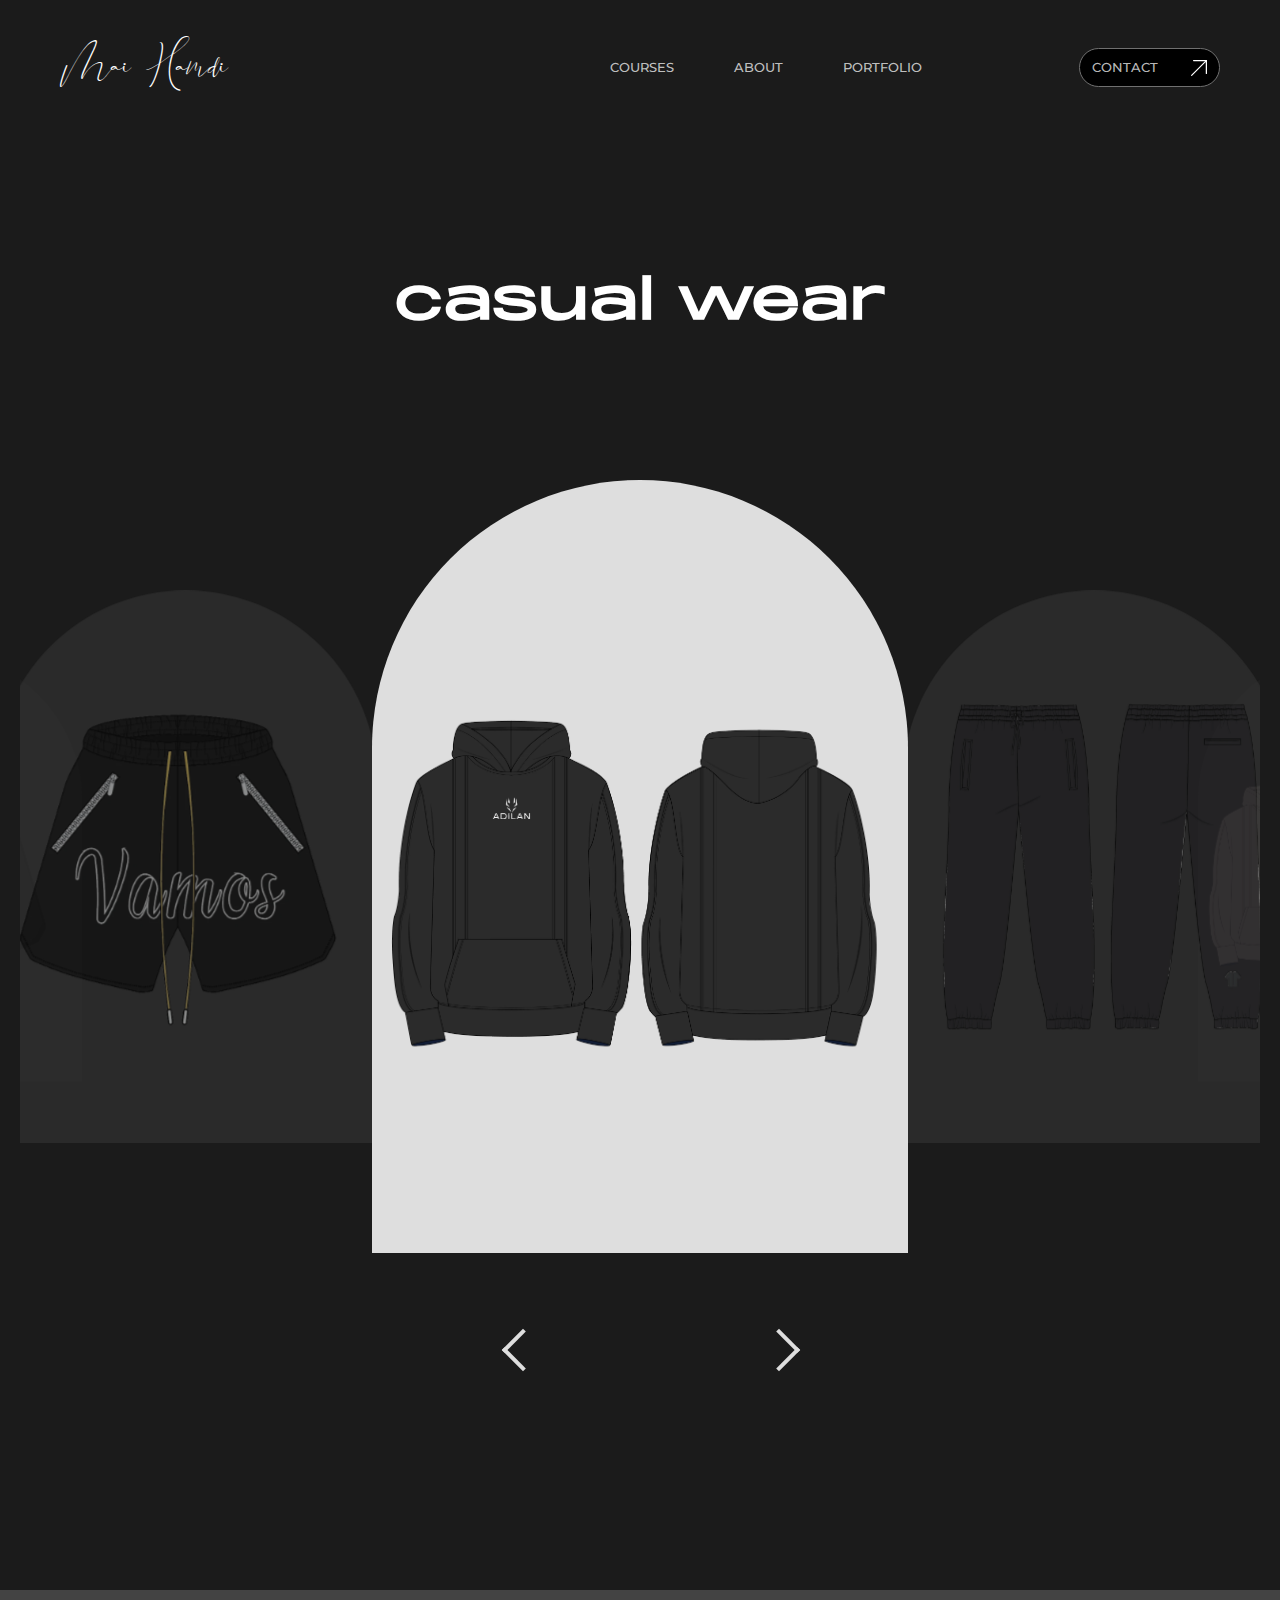
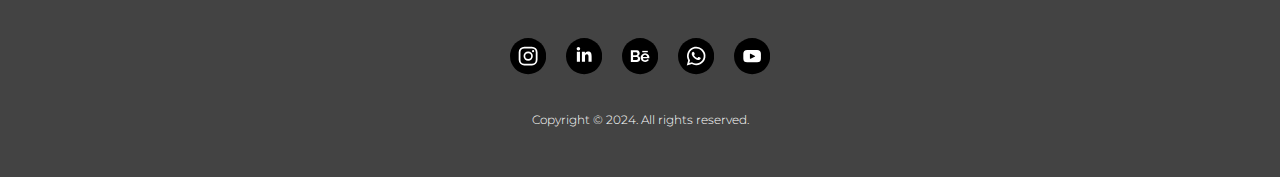
<file: another_pages/carousel/index_casual.html>
<!DOCTYPE html>
<html lang="en">
  <head>
    <meta charset="UTF-8" />
    <meta name="viewport" content="width=device-width, initial-scale=1.0" />
    <!-- <link
      rel="stylesheet"
      href="https://cdnjs.cloudflare.com/ajax/libs/materialize/1.0.0/css/materialize.min.css"
    /> -->
    <link rel="stylesheet" href="../../css/style.css" />
    <link rel="stylesheet" href="carousel_style.css" />
    <style>
      .carousel .carousel-item:nth-child(9) img {
        margin-top: 50%;
      }
    </style>
    <title>Carousel</title>
  </head>
  <body>
    <header class="header" id="header">
      <nav class="nav container">
        <a href="../../index.html" class="nav__logo">Mai Hamdi</a>
        <div class="nav__menu" id="nav-menu">
          <ul class="nav__list">
            <li>
              <a href="../../index.html#courses" class="nav__link">COURSES</a>
            </li>
            <li>
              <a href="../../index.html#about" class="nav__link">ABOUT</a>
            </li>
            <li>
              <a href="../../index.html#selected-works" class="nav__link"
                >PORTFOLIO</a
              >
            </li>
            <li>
              <a href="../../index.html#contact" class="nav__link latest"
                >CONTACT
                <svg
                  xmlns="http://www.w3.org/2000/svg"
                  width="16.013"
                  height="16.013"
                  viewBox="0 0 16.013 16.013"
                >
                  <g
                    id="Group_14"
                    data-name="Group 14"
                    transform="translate(-249.767 -275.705)"
                  >
                    <path
                      id="Path_1"
                      data-name="Path 1"
                      d="M250.39,291.718a.622.622,0,0,1-.44-1.062l14.768-14.768a.622.622,0,0,1,1.062.44v12.788a.622.622,0,0,1-1.245,0V277.83L250.83,291.535A.62.62,0,0,1,250.39,291.718Z"
                      transform="translate(0)"
                      fill="#fff"
                    />
                    <path
                      id="Path_2"
                      data-name="Path 2"
                      d="M269.542,276.95H256.754a.622.622,0,0,1,0-1.245h12.788a.622.622,0,0,1,0,1.245Z"
                      transform="translate(-4.384 0)"
                      fill="#fff"
                    />
                  </g>
                </svg>
              </a>
            </li>
          </ul>

          <!-- Close Button -->
          <div class="nav__close" id="nav-close">
            <i class="ri-close-large-line"></i>
          </div>
        </div>

        <!-- Toggle Button -->
        <div class="nav__toggle" id="nav-toggle">
          <i class="ri-menu-line"></i>
        </div>
      </nav>
    </header>
    <div class="container1">
      <h2 class="section__title">casual wear</h2>
      <div class="carousel">
        <div class="carousel-item">
          <img src="../../img/2D/casual/1.webp" alt="" />
        </div>
        <div class="carousel-item">
          <img src="../../img/2D/casual/2.webp" alt="" />
        </div>
        <div class="carousel-item">
          <img src="../../img/2D/casual/3.webp" alt="" />
        </div>
        <div class="carousel-item">
          <img src="../../img/2D/casual/4.webp" alt="" />
        </div>
        <div class="carousel-item">
          <img src="../../img/2D/casual/5.webp" alt="" />
        </div>
        <div class="carousel-item">
          <img src="../../img/2D/casual/6.webp" alt="" />
        </div>
        <div class="carousel-item">
          <img src="../../img/2D/casual/7.webp" alt="" />
        </div>
        <div class="carousel-item">
          <img src="../../img/2D/casual/8.webp" alt="" />
        </div>
        <div class="carousel-item">
          <img src="../../img/2D/casual/9.webp" alt="" />
        </div>
        <div class="carousel-item">
          <img src="../../img/2D/casual/10.webp" alt="" />
        </div>
        <div class="carousel-item">
          <img src="../../img/2D/casual/13.webp" alt="" />
        </div>
        <div class="carousel-item">
          <img src="../../img/2D/casual/14.webp" alt="" />
        </div>
        <div class="carousel-item">
          <img src="../../img/2D/casual/15.webp" alt="" />
        </div>
        <div class="carousel-item">
          <img src="../../img/2D/casual/16.webp" alt="" />
        </div>
        <div class="carousel-item">
          <img src="../../img/2D/casual/17.webp" alt="" />
        </div>
        <div class="carousel-item">
          <img src="../../img/2D/casual/18.webp" alt="" />
        </div>
        <div class="carousel-item">
          <img src="../../img/2D/casual/19.webp" alt="" />
        </div>
        <div class="carousel-item">
          <img src="../../img/2D/casual/20.webp" alt="" />
        </div>
      </div>
      <div class="btns">
        <div class="arr left"><div></div></div>
        <div class="arr right"><div></div></div>
      </div>
    </div>
    <footer class="section">
      <div class="footer__container">
        <div class="footer__icons">
          <a
            href="https://www.instagram.com/mayosh.hamdi?igsh=dXN6Z2psMXpnNWls"
          >
            <svg
              xmlns="http://www.w3.org/2000/svg"
              width="36.233"
              height="36.233"
              viewBox="0 0 36.233 36.233"
            >
              <g
                id="Group_70"
                data-name="Group 70"
                transform="translate(-305.28 -625.058)"
              >
                <circle
                  id="Ellipse_6"
                  data-name="Ellipse 6"
                  cx="18.117"
                  cy="18.117"
                  r="18.117"
                  transform="translate(305.28 625.057)"
                />
                <g id="Group_69" data-name="Group 69">
                  <path
                    id="Path_464"
                    data-name="Path 464"
                    d="M328.388,637.113a1.105,1.105,0,1,0,1.106,1.105A1.105,1.105,0,0,0,328.388,637.113Z"
                    fill="#fff"
                  />
                  <path
                    id="Path_465"
                    data-name="Path 465"
                    d="M323.474,638.531a4.643,4.643,0,1,0,4.643,4.643A4.649,4.649,0,0,0,323.474,638.531Zm0,7.618a2.974,2.974,0,1,1,2.974-2.975A2.978,2.978,0,0,1,323.474,646.149Z"
                    fill="#fff"
                  />
                  <path
                    id="Path_466"
                    data-name="Path 466"
                    d="M327.16,652.6h-7.528a5.671,5.671,0,0,1-5.664-5.664V639.41a5.671,5.671,0,0,1,5.664-5.664h7.528a5.671,5.671,0,0,1,5.664,5.664v7.528A5.671,5.671,0,0,1,327.16,652.6Zm-7.528-17.082a3.894,3.894,0,0,0-3.89,3.89v7.528a3.894,3.894,0,0,0,3.89,3.89h7.528a3.894,3.894,0,0,0,3.89-3.89V639.41a3.894,3.894,0,0,0-3.89-3.89Z"
                    fill="#fff"
                  />
                </g>
              </g>
            </svg>
          </a>
          <a href="https://eg.linkedin.com/in/maihamdi">
            <svg
              xmlns="http://www.w3.org/2000/svg"
              width="36.233"
              height="36.233"
              viewBox="0 0 36.233 36.233"
            >
              <g
                id="Group_66"
                data-name="Group 66"
                transform="translate(-361.49 -625.058)"
              >
                <circle
                  id="Ellipse_4"
                  data-name="Ellipse 4"
                  cx="18.117"
                  cy="18.117"
                  r="18.117"
                  transform="translate(361.489 625.057)"
                />
                <g id="Group_65" data-name="Group 65">
                  <path
                    id="Path_460"
                    data-name="Path 460"
                    d="M372.348,638.932h3.114v10.005h-3.114Zm1.558-4.972a1.8,1.8,0,1,1-1.806,1.8,1.8,1.8,0,0,1,1.806-1.8"
                    fill="#fff"
                  />
                  <path
                    id="Path_461"
                    data-name="Path 461"
                    d="M377.414,638.932H380.4V640.3h.041a3.27,3.27,0,0,1,2.945-1.616c3.149,0,3.729,2.071,3.729,4.765v5.488H384v-4.864c0-1.162-.022-2.654-1.616-2.654-1.619,0-1.866,1.264-1.866,2.569v4.949h-3.108Z"
                    fill="#fff"
                  />
                </g>
              </g>
            </svg>
          </a>
          <a href="https://www.behance.net/mayoshhamd53b9">
            <svg
              xmlns="http://www.w3.org/2000/svg"
              width="36.233"
              height="36.233"
              viewBox="0 0 36.233 36.233"
            >
              <g
                id="Group_72"
                data-name="Group 72"
                transform="translate(-417.699 -625.058)"
              >
                <circle
                  id="Ellipse_7"
                  data-name="Ellipse 7"
                  cx="18.117"
                  cy="18.117"
                  r="18.117"
                  transform="translate(417.699 625.057)"
                />
                <g id="Group_71" data-name="Group 71">
                  <path
                    id="Path_467"
                    data-name="Path 467"
                    d="M435.88,645.982a2.627,2.627,0,0,1-1.1,2.219,3.753,3.753,0,0,1-1.192.571,5.156,5.156,0,0,1-1.444.2h-5.6V637.38h6.2a2.286,2.286,0,0,1,1.093.261,2.751,2.751,0,0,1,.833.677,3.127,3.127,0,0,1,.53.947,3.174,3.174,0,0,1-.236,2.661,2.588,2.588,0,0,1-1.241,1.1,2.978,2.978,0,0,1,1.575,1.053A3.045,3.045,0,0,1,435.88,645.982Zm-7.084-6.676v2.922h3a1.336,1.336,0,0,0,.971-.392,1.437,1.437,0,0,0,.4-1.077,1.488,1.488,0,0,0-.367-1.061,1.194,1.194,0,0,0-.906-.392Zm4.815,6.251a1.716,1.716,0,0,0-.106-.6,1.65,1.65,0,0,0-.286-.5,1.334,1.334,0,0,0-.424-.335,1.185,1.185,0,0,0-.539-.122H428.8v3.052h3.346a1.449,1.449,0,0,0,.579-.115,1.388,1.388,0,0,0,.466-.318,1.548,1.548,0,0,0,.31-.481A1.533,1.533,0,0,0,433.611,645.557Z"
                    fill="#fff"
                  />
                  <path
                    id="Path_468"
                    data-name="Path 468"
                    d="M440.758,648.968a4.6,4.6,0,0,1-1.8-.34,4.064,4.064,0,0,1-2.253-2.285,4.352,4.352,0,0,1-.308-1.629,4.621,4.621,0,0,1,.3-1.668,4.055,4.055,0,0,1,2.254-2.317,4.6,4.6,0,0,1,1.826-.348,4.493,4.493,0,0,1,1.811.348,4.287,4.287,0,0,1,2.5,4.3,1.669,1.669,0,0,1-.04.317h-6.4a2.471,2.471,0,0,0,.237.869,2.132,2.132,0,0,0,1.171,1.06,2.228,2.228,0,0,0,.79.142,2.437,2.437,0,0,0,1.194-.308,1.631,1.631,0,0,0,.767-.814l1.819.506a3.692,3.692,0,0,1-1.463,1.557A4.532,4.532,0,0,1,440.758,648.968Zm2.151-5a2.207,2.207,0,0,0-.688-1.495,2.158,2.158,0,0,0-2.933.008,2.177,2.177,0,0,0-.467.649,2.285,2.285,0,0,0-.213.838Z"
                    fill="#fff"
                  />
                  <path
                    id="Path_469"
                    data-name="Path 469"
                    d="M437.97,637.93h5.545v1.376H437.97Z"
                    fill="#fff"
                  />
                </g>
              </g>
            </svg>
          </a>
          <a href="https://wa.me/message/5TE35XNCGUUTC1">
            <svg
              xmlns="http://www.w3.org/2000/svg"
              width="36.233"
              height="36.233"
              viewBox="0 0 36.233 36.233"
            >
              <g
                id="Group_68"
                data-name="Group 68"
                transform="translate(-473.909 -625.058)"
              >
                <circle
                  id="Ellipse_5"
                  data-name="Ellipse 5"
                  cx="18.117"
                  cy="18.117"
                  r="18.117"
                  transform="translate(473.909 625.057)"
                />
                <g id="Group_67" data-name="Group 67">
                  <path
                    id="Path_462"
                    data-name="Path 462"
                    d="M482.7,652.525l1.34-5a9.258,9.258,0,1,1,3.688,3.656Zm5.278-3.222.317.189a7.512,7.512,0,1,0-2.572-2.548l.195.319-.749,2.793Z"
                    fill="#fff"
                  />
                  <path
                    id="Path_463"
                    data-name="Path 463"
                    d="M495.553,644.345a1.549,1.549,0,0,0-1.323-.3c-.343.14-.563.678-.785.953a.329.329,0,0,1-.426.092,6,6,0,0,1-2.991-2.561.367.367,0,0,1,.047-.5,2.023,2.023,0,0,0,.543-.882,1.932,1.932,0,0,0-.243-1.044,2.48,2.48,0,0,0-.77-1.161,1.057,1.057,0,0,0-1.147.17,2.328,2.328,0,0,0-.807,1.845,2.618,2.618,0,0,0,.072.585,4.829,4.829,0,0,0,.562,1.294,10.132,10.132,0,0,0,.586.891,9.056,9.056,0,0,0,2.542,2.361,7.723,7.723,0,0,0,1.585.753,3.523,3.523,0,0,0,1.846.292,2.233,2.233,0,0,0,1.673-1.245,1.078,1.078,0,0,0,.078-.635C496.5,644.816,495.907,644.556,495.553,644.345Z"
                    fill="#fff"
                    fill-rule="evenodd"
                  />
                </g>
              </g>
            </svg>
          </a>
          <a href="https://youtube.com/@maielshehawi5686?si=luKQOzCAuoqhhrUX">
            <svg
              xmlns="http://www.w3.org/2000/svg"
              width="36.233"
              height="36.233"
              viewBox="0 0 36.233 36.233"
            >
              <g
                id="Group_73"
                data-name="Group 73"
                transform="translate(-530.119 -625.058)"
              >
                <circle
                  id="Ellipse_8"
                  data-name="Ellipse 8"
                  cx="18.117"
                  cy="18.117"
                  r="18.117"
                  transform="translate(530.119 625.057)"
                />
                <path
                  id="Path_470"
                  data-name="Path 470"
                  d="M557.035,640.876a3.862,3.862,0,0,0-3.862-3.861H543.3a3.861,3.861,0,0,0-3.861,3.861v4.6a3.861,3.861,0,0,0,3.861,3.861h9.875a3.862,3.862,0,0,0,3.862-3.861Zm-5.808,2.642-4.428,2.191c-.173.094-.763-.032-.763-.229v-4.5c0-.2.595-.325.768-.226l4.239,2.306C551.221,643.164,551.407,643.421,551.227,643.518Z"
                  fill="#fff"
                />
              </g>
            </svg>
          </a>
        </div>
        <div class="footer__copywrite">
          <p>Copyright © 2024. All rights reserved.</p>
        </div>
      </div>
    </footer>
    <script src="https://cdnjs.cloudflare.com/ajax/libs/jquery/3.7.1/jquery.min.js"></script>
    <script src="https://cdnjs.cloudflare.com/ajax/libs/materialize/1.0.0/js/materialize.min.js"></script>
    <script>
      let navMenu = document.querySelector("#nav-menu");
      let navToggle = document.querySelector("#nav-toggle");
      let navClose = document.querySelector(".close");

      if (navToggle) {
        navToggle.addEventListener("click", () => {
          console.log("Ahmed");
          navMenu.classList.add("show-menu");
          let newEl = document.createElement("div");
          newEl.classList.add("close");
          navToggle.after(newEl);
          navToggle.style.display = "none";
          let navClose = document.querySelector(".close");
          if (navClose) {
            navClose.addEventListener("click", () => {
              navMenu.classList.remove("show-menu");
              navToggle.style.display = "block";
              navClose.remove();
            });
          }
        });
      }
      console.log(document.querySelector(".close"));
      if (navClose) {
        navClose.addEventListener("click", () => {
          navMenu.classList.remove("show-menu");
          navToggle.style.display = "block";
          document.body.remove(document.querySelector(".close"));
        });
      }
      // navToggle.classList.remove("close");
      // if (navMenu.classList.contains("show-menu")) {
      //   document.addEventListener("click", function () {
      //     navMenu.classList.remove("show-menu");
      //   });
      // }

      /*=============== Remove Menu ===============*/

      const navLinks = document.querySelectorAll(".nav__link");

      const linkAction = () => {
        const navMenu = document.querySelector("#nav-menu");
        // when you click on each link from nav remove show-menu class
        navMenu.classList.remove("show-menu");
        let navClose = document.querySelector(".close");
        navClose.remove("close");
        navToggle.style.display = "block";
      };

      navLinks.forEach((n) => n.addEventListener("click", linkAction));
    </script>
    <script>
      $(document).ready(function () {
        $(".carousel").carousel({
          padding: 200,
        });
        $(".left").click(function () {
          $(".carousel").carousel("prev");
        });

        $(".right").click(function () {
          $(".carousel").carousel("next");
        });
        // autoplay();
        // function autoplay() {
        //   $(".carousel").carousel("next");
        //   setTimeout(autoplay, 4500);
        // }
      });
      if (document.body.clientWidth <= 1024) {
        $(document).ready(function () {
          $(".carousel").carousel({
            padding: 200,
            numVisible: 1,
          });
        });
      }
    </script>
  </body>
</html>
</file>
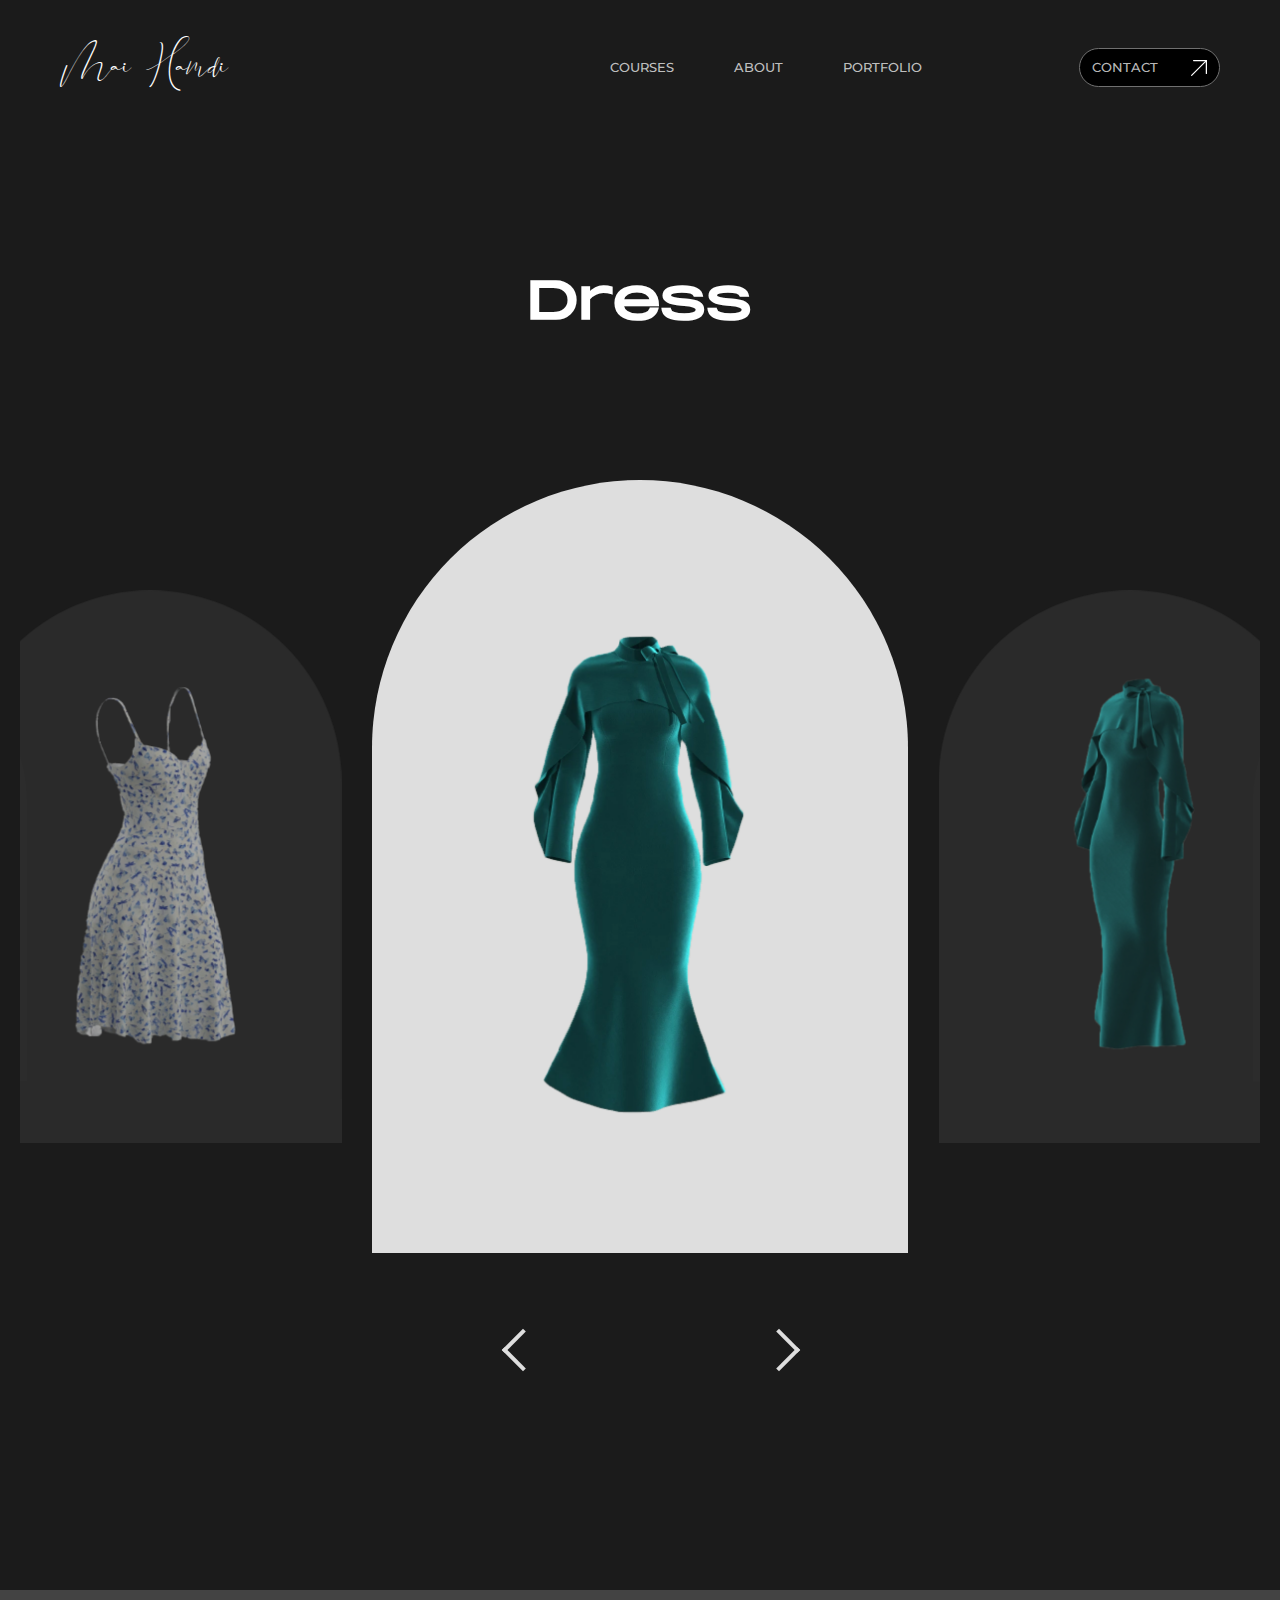
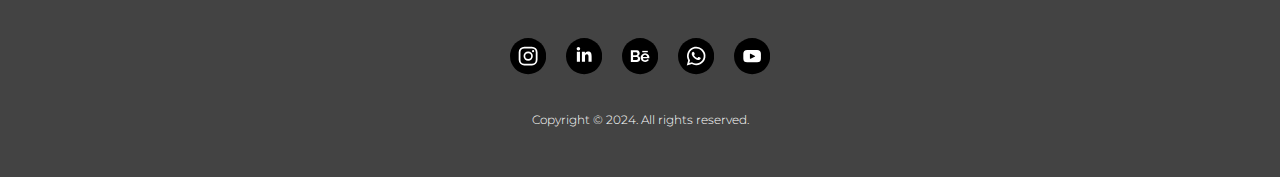
<file: another_pages/carousel/index_dress.html>
<!DOCTYPE html>
<html lang="en">
  <head>
    <meta charset="UTF-8" />
    <meta name="viewport" content="width=device-width, initial-scale=1.0" />
    <!-- <link
      rel="stylesheet"
      href="https://cdnjs.cloudflare.com/ajax/libs/materialize/1.0.0/css/materialize.min.css"
    /> -->
    <link rel="stylesheet" href="../../css/style.css" />
    <link rel="stylesheet" href="carousel_style.css" />
    <style>
      .carousel .carousel-item img {
        height: auto;
      }
      .carousel .carousel-item:nth-child(11) img {
        height: 100% !important;
      }
      .carousel .carousel-item:nth-child(8) img,
      .carousel .carousel-item:nth-child(9) img {
        height: 95% !important;
      }
    </style>
    <title>Carousel</title>
  </head>
  <body>
    <header class="header" id="header">
      <nav class="nav container">
        <a href="../../index.html" class="nav__logo">Mai Hamdi</a>
        <div class="nav__menu" id="nav-menu">
          <ul class="nav__list">
            <li>
              <a href="../../index.html#courses" class="nav__link">COURSES</a>
            </li>
            <li>
              <a href="../../index.html#about" class="nav__link">ABOUT</a>
            </li>
            <li>
              <a href="../../index.html#selected-works" class="nav__link"
                >PORTFOLIO</a
              >
            </li>
            <li>
              <a href="../../index.html#contact" class="nav__link latest"
                >CONTACT
                <svg
                  xmlns="http://www.w3.org/2000/svg"
                  width="16.013"
                  height="16.013"
                  viewBox="0 0 16.013 16.013"
                >
                  <g
                    id="Group_14"
                    data-name="Group 14"
                    transform="translate(-249.767 -275.705)"
                  >
                    <path
                      id="Path_1"
                      data-name="Path 1"
                      d="M250.39,291.718a.622.622,0,0,1-.44-1.062l14.768-14.768a.622.622,0,0,1,1.062.44v12.788a.622.622,0,0,1-1.245,0V277.83L250.83,291.535A.62.62,0,0,1,250.39,291.718Z"
                      transform="translate(0)"
                      fill="#fff"
                    />
                    <path
                      id="Path_2"
                      data-name="Path 2"
                      d="M269.542,276.95H256.754a.622.622,0,0,1,0-1.245h12.788a.622.622,0,0,1,0,1.245Z"
                      transform="translate(-4.384 0)"
                      fill="#fff"
                    />
                  </g>
                </svg>
              </a>
            </li>
          </ul>

          <!-- Close Button -->
          <div class="nav__close" id="nav-close">
            <i class="ri-close-large-line"></i>
          </div>
        </div>

        <!-- Toggle Button -->
        <div class="nav__toggle" id="nav-toggle">
          <i class="ri-menu-line"></i>
        </div>
      </nav>
    </header>
    <div class="container1">
      <h2 class="section__title">Dress</h2>
      <div class="carousel">
        <div class="carousel-item">
          <img src="../../img/3D/Dress/8.webp" alt="" />
        </div>
        <div class="carousel-item">
          <img src="../../img/3D/Dress/9.webp" alt="" />
        </div>
        <div class="carousel-item">
          <img src="../../img/3D/Dress/10.webp" alt="" />
        </div>
        <div class="carousel-item">
          <img
            src="../../img/3D/Dress/11.webp"
            style="width: 469px; margin-left: 7rem"
            alt=""
          />
        </div>
        <div class="carousel-item">
          <img src="../../img/3D/Dress/12.webp" alt="" />
        </div>
        <div class="carousel-item">
          <img src="../../img/3D/Dress/13.webp" alt="" />
        </div>
        <div class="carousel-item">
          <img src="../../img/3D/Dress/14.webp" alt="" />
        </div>
        <div class="carousel-item">
          <img src="../../img/3D/Dress/15.webp" style="width: 380px" alt="" />
        </div>
        <div class="carousel-item">
          <img src="../../img/3D/Dress/16.webp" style="width: 380px" alt="" />
        </div>
        <div class="carousel-item">
          <img src="../../img/3D/Dress/17.webp" style="width: 453px" alt="" />
        </div>
        <div class="carousel-item">
          <img src="../../img/3D/Dress/18.webp" style="width: 432px" alt="" />
        </div>
        <div class="carousel-item">
          <img src="../../img/3D/Dress/19.webp" alt="" />
        </div>
      </div>
      <div class="btns">
        <div class="arr left"><div></div></div>
        <div class="arr right"><div></div></div>
      </div>
    </div>
    <footer class="section">
      <div class="footer__container">
        <div class="footer__icons">
          <a
            href="https://www.instagram.com/mayosh.hamdi?igsh=dXN6Z2psMXpnNWls"
          >
            <svg
              xmlns="http://www.w3.org/2000/svg"
              width="36.233"
              height="36.233"
              viewBox="0 0 36.233 36.233"
            >
              <g
                id="Group_70"
                data-name="Group 70"
                transform="translate(-305.28 -625.058)"
              >
                <circle
                  id="Ellipse_6"
                  data-name="Ellipse 6"
                  cx="18.117"
                  cy="18.117"
                  r="18.117"
                  transform="translate(305.28 625.057)"
                />
                <g id="Group_69" data-name="Group 69">
                  <path
                    id="Path_464"
                    data-name="Path 464"
                    d="M328.388,637.113a1.105,1.105,0,1,0,1.106,1.105A1.105,1.105,0,0,0,328.388,637.113Z"
                    fill="#fff"
                  />
                  <path
                    id="Path_465"
                    data-name="Path 465"
                    d="M323.474,638.531a4.643,4.643,0,1,0,4.643,4.643A4.649,4.649,0,0,0,323.474,638.531Zm0,7.618a2.974,2.974,0,1,1,2.974-2.975A2.978,2.978,0,0,1,323.474,646.149Z"
                    fill="#fff"
                  />
                  <path
                    id="Path_466"
                    data-name="Path 466"
                    d="M327.16,652.6h-7.528a5.671,5.671,0,0,1-5.664-5.664V639.41a5.671,5.671,0,0,1,5.664-5.664h7.528a5.671,5.671,0,0,1,5.664,5.664v7.528A5.671,5.671,0,0,1,327.16,652.6Zm-7.528-17.082a3.894,3.894,0,0,0-3.89,3.89v7.528a3.894,3.894,0,0,0,3.89,3.89h7.528a3.894,3.894,0,0,0,3.89-3.89V639.41a3.894,3.894,0,0,0-3.89-3.89Z"
                    fill="#fff"
                  />
                </g>
              </g>
            </svg>
          </a>
          <a href="https://eg.linkedin.com/in/maihamdi">
            <svg
              xmlns="http://www.w3.org/2000/svg"
              width="36.233"
              height="36.233"
              viewBox="0 0 36.233 36.233"
            >
              <g
                id="Group_66"
                data-name="Group 66"
                transform="translate(-361.49 -625.058)"
              >
                <circle
                  id="Ellipse_4"
                  data-name="Ellipse 4"
                  cx="18.117"
                  cy="18.117"
                  r="18.117"
                  transform="translate(361.489 625.057)"
                />
                <g id="Group_65" data-name="Group 65">
                  <path
                    id="Path_460"
                    data-name="Path 460"
                    d="M372.348,638.932h3.114v10.005h-3.114Zm1.558-4.972a1.8,1.8,0,1,1-1.806,1.8,1.8,1.8,0,0,1,1.806-1.8"
                    fill="#fff"
                  />
                  <path
                    id="Path_461"
                    data-name="Path 461"
                    d="M377.414,638.932H380.4V640.3h.041a3.27,3.27,0,0,1,2.945-1.616c3.149,0,3.729,2.071,3.729,4.765v5.488H384v-4.864c0-1.162-.022-2.654-1.616-2.654-1.619,0-1.866,1.264-1.866,2.569v4.949h-3.108Z"
                    fill="#fff"
                  />
                </g>
              </g>
            </svg>
          </a>
          <a href="https://www.behance.net/mayoshhamd53b9">
            <svg
              xmlns="http://www.w3.org/2000/svg"
              width="36.233"
              height="36.233"
              viewBox="0 0 36.233 36.233"
            >
              <g
                id="Group_72"
                data-name="Group 72"
                transform="translate(-417.699 -625.058)"
              >
                <circle
                  id="Ellipse_7"
                  data-name="Ellipse 7"
                  cx="18.117"
                  cy="18.117"
                  r="18.117"
                  transform="translate(417.699 625.057)"
                />
                <g id="Group_71" data-name="Group 71">
                  <path
                    id="Path_467"
                    data-name="Path 467"
                    d="M435.88,645.982a2.627,2.627,0,0,1-1.1,2.219,3.753,3.753,0,0,1-1.192.571,5.156,5.156,0,0,1-1.444.2h-5.6V637.38h6.2a2.286,2.286,0,0,1,1.093.261,2.751,2.751,0,0,1,.833.677,3.127,3.127,0,0,1,.53.947,3.174,3.174,0,0,1-.236,2.661,2.588,2.588,0,0,1-1.241,1.1,2.978,2.978,0,0,1,1.575,1.053A3.045,3.045,0,0,1,435.88,645.982Zm-7.084-6.676v2.922h3a1.336,1.336,0,0,0,.971-.392,1.437,1.437,0,0,0,.4-1.077,1.488,1.488,0,0,0-.367-1.061,1.194,1.194,0,0,0-.906-.392Zm4.815,6.251a1.716,1.716,0,0,0-.106-.6,1.65,1.65,0,0,0-.286-.5,1.334,1.334,0,0,0-.424-.335,1.185,1.185,0,0,0-.539-.122H428.8v3.052h3.346a1.449,1.449,0,0,0,.579-.115,1.388,1.388,0,0,0,.466-.318,1.548,1.548,0,0,0,.31-.481A1.533,1.533,0,0,0,433.611,645.557Z"
                    fill="#fff"
                  />
                  <path
                    id="Path_468"
                    data-name="Path 468"
                    d="M440.758,648.968a4.6,4.6,0,0,1-1.8-.34,4.064,4.064,0,0,1-2.253-2.285,4.352,4.352,0,0,1-.308-1.629,4.621,4.621,0,0,1,.3-1.668,4.055,4.055,0,0,1,2.254-2.317,4.6,4.6,0,0,1,1.826-.348,4.493,4.493,0,0,1,1.811.348,4.287,4.287,0,0,1,2.5,4.3,1.669,1.669,0,0,1-.04.317h-6.4a2.471,2.471,0,0,0,.237.869,2.132,2.132,0,0,0,1.171,1.06,2.228,2.228,0,0,0,.79.142,2.437,2.437,0,0,0,1.194-.308,1.631,1.631,0,0,0,.767-.814l1.819.506a3.692,3.692,0,0,1-1.463,1.557A4.532,4.532,0,0,1,440.758,648.968Zm2.151-5a2.207,2.207,0,0,0-.688-1.495,2.158,2.158,0,0,0-2.933.008,2.177,2.177,0,0,0-.467.649,2.285,2.285,0,0,0-.213.838Z"
                    fill="#fff"
                  />
                  <path
                    id="Path_469"
                    data-name="Path 469"
                    d="M437.97,637.93h5.545v1.376H437.97Z"
                    fill="#fff"
                  />
                </g>
              </g>
            </svg>
          </a>
          <a href="https://wa.me/message/5TE35XNCGUUTC1">
            <svg
              xmlns="http://www.w3.org/2000/svg"
              width="36.233"
              height="36.233"
              viewBox="0 0 36.233 36.233"
            >
              <g
                id="Group_68"
                data-name="Group 68"
                transform="translate(-473.909 -625.058)"
              >
                <circle
                  id="Ellipse_5"
                  data-name="Ellipse 5"
                  cx="18.117"
                  cy="18.117"
                  r="18.117"
                  transform="translate(473.909 625.057)"
                />
                <g id="Group_67" data-name="Group 67">
                  <path
                    id="Path_462"
                    data-name="Path 462"
                    d="M482.7,652.525l1.34-5a9.258,9.258,0,1,1,3.688,3.656Zm5.278-3.222.317.189a7.512,7.512,0,1,0-2.572-2.548l.195.319-.749,2.793Z"
                    fill="#fff"
                  />
                  <path
                    id="Path_463"
                    data-name="Path 463"
                    d="M495.553,644.345a1.549,1.549,0,0,0-1.323-.3c-.343.14-.563.678-.785.953a.329.329,0,0,1-.426.092,6,6,0,0,1-2.991-2.561.367.367,0,0,1,.047-.5,2.023,2.023,0,0,0,.543-.882,1.932,1.932,0,0,0-.243-1.044,2.48,2.48,0,0,0-.77-1.161,1.057,1.057,0,0,0-1.147.17,2.328,2.328,0,0,0-.807,1.845,2.618,2.618,0,0,0,.072.585,4.829,4.829,0,0,0,.562,1.294,10.132,10.132,0,0,0,.586.891,9.056,9.056,0,0,0,2.542,2.361,7.723,7.723,0,0,0,1.585.753,3.523,3.523,0,0,0,1.846.292,2.233,2.233,0,0,0,1.673-1.245,1.078,1.078,0,0,0,.078-.635C496.5,644.816,495.907,644.556,495.553,644.345Z"
                    fill="#fff"
                    fill-rule="evenodd"
                  />
                </g>
              </g>
            </svg>
          </a>
          <a href="https://youtube.com/@maielshehawi5686?si=luKQOzCAuoqhhrUX">
            <svg
              xmlns="http://www.w3.org/2000/svg"
              width="36.233"
              height="36.233"
              viewBox="0 0 36.233 36.233"
            >
              <g
                id="Group_73"
                data-name="Group 73"
                transform="translate(-530.119 -625.058)"
              >
                <circle
                  id="Ellipse_8"
                  data-name="Ellipse 8"
                  cx="18.117"
                  cy="18.117"
                  r="18.117"
                  transform="translate(530.119 625.057)"
                />
                <path
                  id="Path_470"
                  data-name="Path 470"
                  d="M557.035,640.876a3.862,3.862,0,0,0-3.862-3.861H543.3a3.861,3.861,0,0,0-3.861,3.861v4.6a3.861,3.861,0,0,0,3.861,3.861h9.875a3.862,3.862,0,0,0,3.862-3.861Zm-5.808,2.642-4.428,2.191c-.173.094-.763-.032-.763-.229v-4.5c0-.2.595-.325.768-.226l4.239,2.306C551.221,643.164,551.407,643.421,551.227,643.518Z"
                  fill="#fff"
                />
              </g>
            </svg>
          </a>
        </div>
        <div class="footer__copywrite">
          <p>Copyright © 2024. All rights reserved.</p>
        </div>
      </div>
    </footer>
    <script src="https://cdnjs.cloudflare.com/ajax/libs/jquery/3.7.1/jquery.min.js"></script>
    <script src="https://cdnjs.cloudflare.com/ajax/libs/materialize/1.0.0/js/materialize.min.js"></script>
    <script>
      let navMenu = document.querySelector("#nav-menu");
      let navToggle = document.querySelector("#nav-toggle");
      let navClose = document.querySelector(".close");

      if (navToggle) {
        navToggle.addEventListener("click", () => {
          console.log("Ahmed");
          navMenu.classList.add("show-menu");
          let newEl = document.createElement("div");
          newEl.classList.add("close");
          navToggle.after(newEl);
          navToggle.style.display = "none";
          let navClose = document.querySelector(".close");
          if (navClose) {
            navClose.addEventListener("click", () => {
              navMenu.classList.remove("show-menu");
              navToggle.style.display = "block";
              navClose.remove();
            });
          }
        });
      }
      console.log(document.querySelector(".close"));
      if (navClose) {
        navClose.addEventListener("click", () => {
          navMenu.classList.remove("show-menu");
          navToggle.style.display = "block";
          document.body.remove(document.querySelector(".close"));
        });
      }
      // navToggle.classList.remove("close");
      // if (navMenu.classList.contains("show-menu")) {
      //   document.addEventListener("click", function () {
      //     navMenu.classList.remove("show-menu");
      //   });
      // }

      /*=============== Remove Menu ===============*/

      const navLinks = document.querySelectorAll(".nav__link");

      const linkAction = () => {
        const navMenu = document.querySelector("#nav-menu");
        // when you click on each link from nav remove show-menu class
        navMenu.classList.remove("show-menu");
        let navClose = document.querySelector(".close");
        navClose.remove("close");
        navToggle.style.display = "block";
      };

      navLinks.forEach((n) => n.addEventListener("click", linkAction));
    </script>
    <script>
      $(document).ready(function () {
        $(".carousel").carousel({
          padding: 300,
        });
        $(".left").click(function () {
          $(".carousel").carousel("prev");
        });

        $(".right").click(function () {
          $(".carousel").carousel("next");
        });
        // autoplay();
        // function autoplay() {
        //   $(".carousel").carousel("next");
        //   setTimeout(autoplay, 4500);
        // }
      });
      if (document.body.clientWidth <= 1024) {
        $(document).ready(function () {
          $(".carousel").carousel({
            padding: 200,
            numVisible: 1,
          });
        });
      }
    </script>
  </body>
</html>
</file>
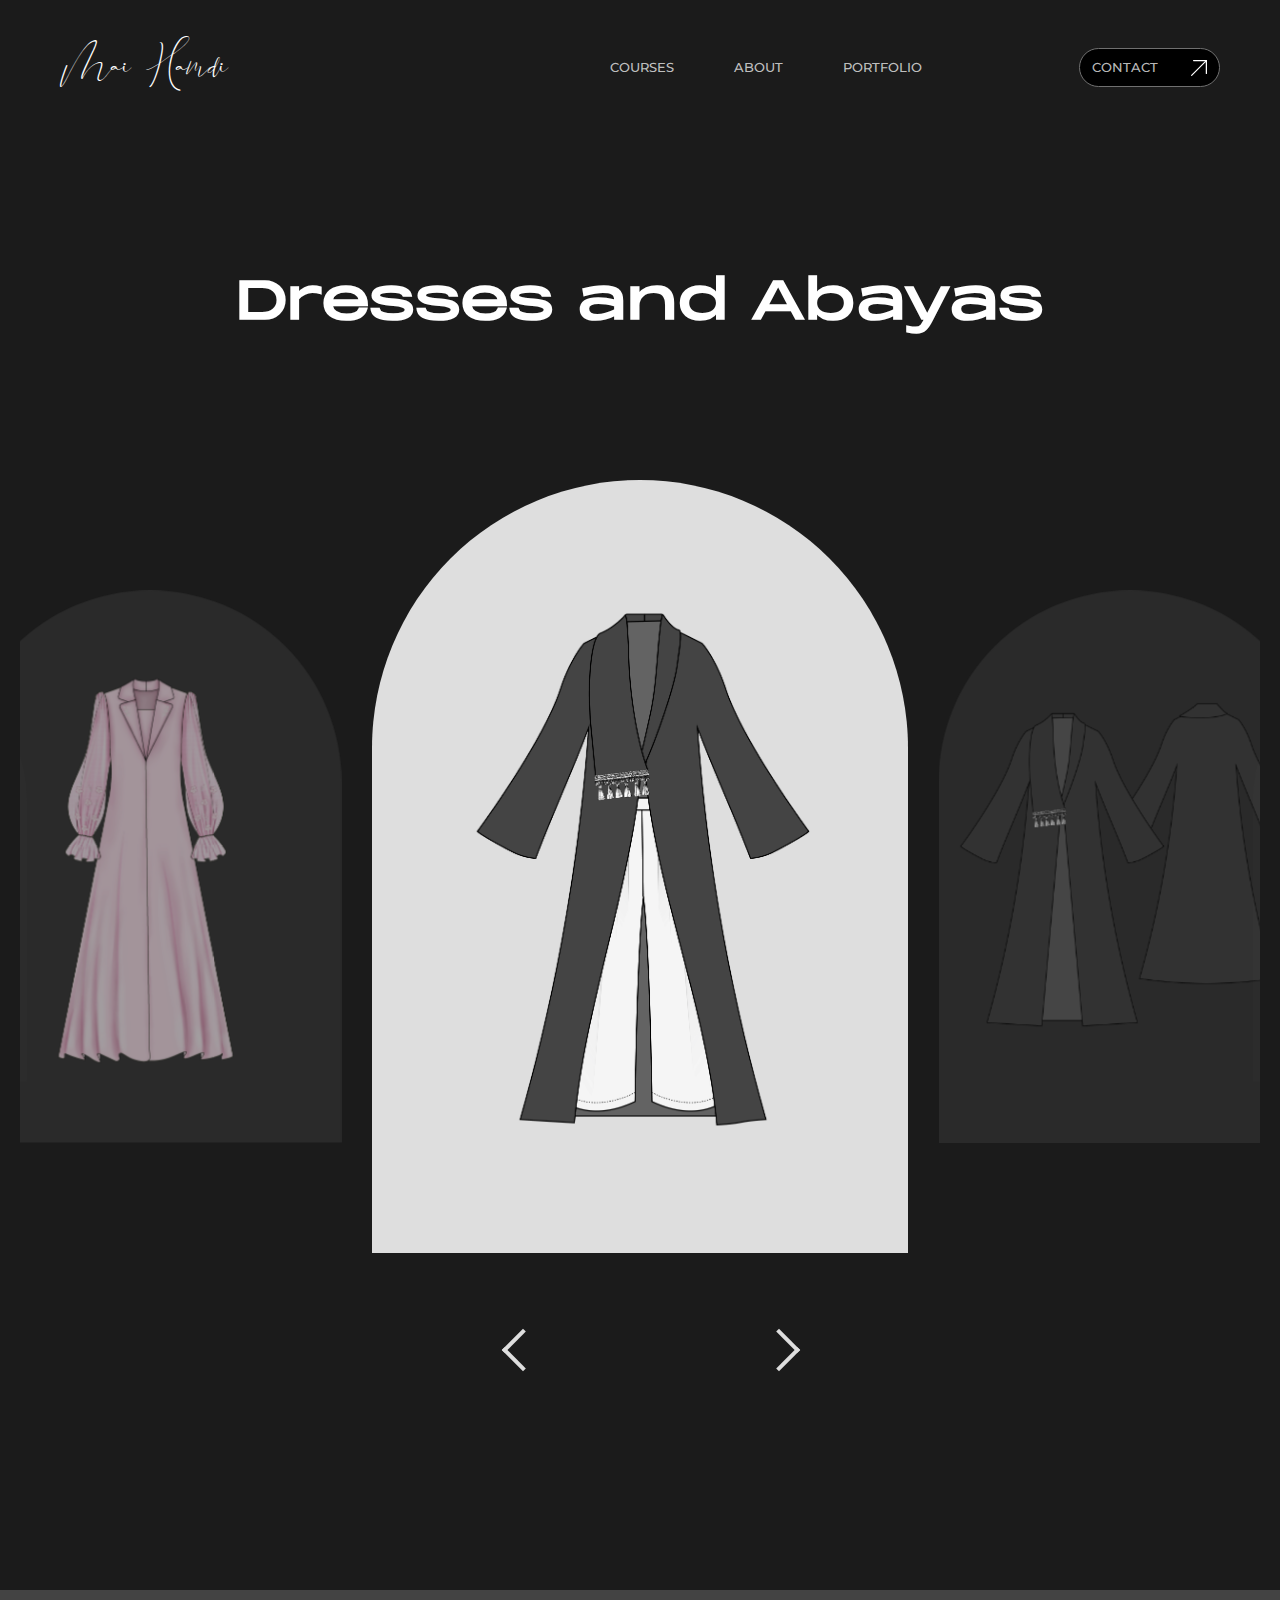
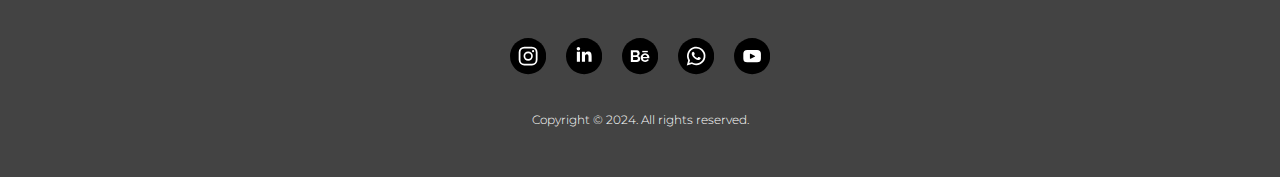
<file: another_pages/carousel/index_dresses2D.html>
<!DOCTYPE html>
<html lang="en">
  <head>
    <meta charset="UTF-8" />
    <meta name="viewport" content="width=device-width, initial-scale=1.0" />
    <!-- <link
      rel="stylesheet"
      href="https://cdnjs.cloudflare.com/ajax/libs/materialize/1.0.0/css/materialize.min.css"
    /> -->
    <link rel="stylesheet" href="../../css/style.css" />
    <link rel="stylesheet" href="carousel_style.css" />
    <title>Carousel</title>
  </head>
  <body>
    <header class="header" id="header">
      <nav class="nav container">
        <a href="../../index.html" class="nav__logo">Mai Hamdi</a>
        <div class="nav__menu" id="nav-menu">
          <ul class="nav__list">
            <li>
              <a href="../../index.html#courses" class="nav__link">COURSES</a>
            </li>
            <li>
              <a href="../../index.html#about" class="nav__link">ABOUT</a>
            </li>
            <li>
              <a href="../../index.html#selected-works" class="nav__link"
                >PORTFOLIO</a
              >
            </li>
            <li>
              <a href="../../index.html#contact" class="nav__link latest"
                >CONTACT
                <svg
                  xmlns="http://www.w3.org/2000/svg"
                  width="16.013"
                  height="16.013"
                  viewBox="0 0 16.013 16.013"
                >
                  <g
                    id="Group_14"
                    data-name="Group 14"
                    transform="translate(-249.767 -275.705)"
                  >
                    <path
                      id="Path_1"
                      data-name="Path 1"
                      d="M250.39,291.718a.622.622,0,0,1-.44-1.062l14.768-14.768a.622.622,0,0,1,1.062.44v12.788a.622.622,0,0,1-1.245,0V277.83L250.83,291.535A.62.62,0,0,1,250.39,291.718Z"
                      transform="translate(0)"
                      fill="#fff"
                    />
                    <path
                      id="Path_2"
                      data-name="Path 2"
                      d="M269.542,276.95H256.754a.622.622,0,0,1,0-1.245h12.788a.622.622,0,0,1,0,1.245Z"
                      transform="translate(-4.384 0)"
                      fill="#fff"
                    />
                  </g>
                </svg>
              </a>
            </li>
          </ul>

          <!-- Close Button -->
          <div class="nav__close" id="nav-close">
            <i class="ri-close-large-line"></i>
          </div>
        </div>

        <!-- Toggle Button -->
        <div class="nav__toggle" id="nav-toggle">
          <i class="ri-menu-line"></i>
        </div>
      </nav>
    </header>
    <div class="container1">
      <h2 class="section__title">Dresses and Abayas</h2>
      <div class="carousel">
        <div class="carousel-item">
          <img src="../../img/2D/فساتين وعبايات/1.webp" alt="" />
        </div>
        <div class="carousel-item">
          <img src="../../img/2D/فساتين وعبايات/2.webp" alt="" />
        </div>
        <div class="carousel-item">
          <img src="../../img/2D/فساتين وعبايات/2-.webp" alt="" />
        </div>
        <div class="carousel-item">
          <img src="../../img/2D/فساتين وعبايات/3.webp" alt="" />
        </div>
        <div class="carousel-item">
          <img src="../../img/2D/فساتين وعبايات/3-.webp" alt="" />
        </div>
        <div class="carousel-item">
          <img src="../../img/2D/فساتين وعبايات/4-.webp" alt="" />
        </div>
        <div class="carousel-item">
          <img src="../../img/2D/فساتين وعبايات/5.webp" alt="" />
        </div>
        <div class="carousel-item">
          <img src="../../img/2D/فساتين وعبايات/6.webp" alt="" />
        </div>
        <div class="carousel-item">
          <img src="../../img/2D/فساتين وعبايات/7.webp" alt="" />
        </div>
        <div class="carousel-item">
          <img src="../../img/2D/فساتين وعبايات/8.webp" alt="" />
        </div>
        <div class="carousel-item">
          <img src="../../img/2D/فساتين وعبايات/10-.webp" alt="" />
        </div>
        <div class="carousel-item">
          <img src="../../img/2D/فساتين وعبايات/11.webp" alt="" />
        </div>
        <div class="carousel-item">
          <img src="../../img/2D/فساتين وعبايات/14.webp" alt="" />
        </div>
        <div class="carousel-item">
          <img src="../../img/2D/فساتين وعبايات/15.webp" alt="" />
        </div>
        <div class="carousel-item">
          <img src="../../img/2D/فساتين وعبايات/16.webp" alt="" />
        </div>
        <div class="carousel-item">
          <img src="../../img/2D/فساتين وعبايات/17.webp" alt="" />
        </div>
        <div class="carousel-item">
          <img src="../../img/2D/فساتين وعبايات/18.webp" alt="" />
        </div>
        <div class="carousel-item">
          <img src="../../img/2D/فساتين وعبايات/19.webp" alt="" />
        </div>
        <div class="carousel-item">
          <img src="../../img/2D/فساتين وعبايات/20.webp" alt="" />
        </div>
        <div class="carousel-item">
          <img
            src="../../img/2D/فساتين وعبايات/22.webp"
            style="height: 650px; width: auto"
            alt=""
          />
        </div>
      </div>
      <div class="btns">
        <div class="arr left"><div></div></div>
        <div class="arr right"><div></div></div>
      </div>
    </div>
    <footer class="section">
      <div class="footer__container">
        <div class="footer__icons">
          <a
            href="https://www.instagram.com/mayosh.hamdi?igsh=dXN6Z2psMXpnNWls"
          >
            <svg
              xmlns="http://www.w3.org/2000/svg"
              width="36.233"
              height="36.233"
              viewBox="0 0 36.233 36.233"
            >
              <g
                id="Group_70"
                data-name="Group 70"
                transform="translate(-305.28 -625.058)"
              >
                <circle
                  id="Ellipse_6"
                  data-name="Ellipse 6"
                  cx="18.117"
                  cy="18.117"
                  r="18.117"
                  transform="translate(305.28 625.057)"
                />
                <g id="Group_69" data-name="Group 69">
                  <path
                    id="Path_464"
                    data-name="Path 464"
                    d="M328.388,637.113a1.105,1.105,0,1,0,1.106,1.105A1.105,1.105,0,0,0,328.388,637.113Z"
                    fill="#fff"
                  />
                  <path
                    id="Path_465"
                    data-name="Path 465"
                    d="M323.474,638.531a4.643,4.643,0,1,0,4.643,4.643A4.649,4.649,0,0,0,323.474,638.531Zm0,7.618a2.974,2.974,0,1,1,2.974-2.975A2.978,2.978,0,0,1,323.474,646.149Z"
                    fill="#fff"
                  />
                  <path
                    id="Path_466"
                    data-name="Path 466"
                    d="M327.16,652.6h-7.528a5.671,5.671,0,0,1-5.664-5.664V639.41a5.671,5.671,0,0,1,5.664-5.664h7.528a5.671,5.671,0,0,1,5.664,5.664v7.528A5.671,5.671,0,0,1,327.16,652.6Zm-7.528-17.082a3.894,3.894,0,0,0-3.89,3.89v7.528a3.894,3.894,0,0,0,3.89,3.89h7.528a3.894,3.894,0,0,0,3.89-3.89V639.41a3.894,3.894,0,0,0-3.89-3.89Z"
                    fill="#fff"
                  />
                </g>
              </g>
            </svg>
          </a>
          <a href="https://eg.linkedin.com/in/maihamdi">
            <svg
              xmlns="http://www.w3.org/2000/svg"
              width="36.233"
              height="36.233"
              viewBox="0 0 36.233 36.233"
            >
              <g
                id="Group_66"
                data-name="Group 66"
                transform="translate(-361.49 -625.058)"
              >
                <circle
                  id="Ellipse_4"
                  data-name="Ellipse 4"
                  cx="18.117"
                  cy="18.117"
                  r="18.117"
                  transform="translate(361.489 625.057)"
                />
                <g id="Group_65" data-name="Group 65">
                  <path
                    id="Path_460"
                    data-name="Path 460"
                    d="M372.348,638.932h3.114v10.005h-3.114Zm1.558-4.972a1.8,1.8,0,1,1-1.806,1.8,1.8,1.8,0,0,1,1.806-1.8"
                    fill="#fff"
                  />
                  <path
                    id="Path_461"
                    data-name="Path 461"
                    d="M377.414,638.932H380.4V640.3h.041a3.27,3.27,0,0,1,2.945-1.616c3.149,0,3.729,2.071,3.729,4.765v5.488H384v-4.864c0-1.162-.022-2.654-1.616-2.654-1.619,0-1.866,1.264-1.866,2.569v4.949h-3.108Z"
                    fill="#fff"
                  />
                </g>
              </g>
            </svg>
          </a>
          <a href="https://www.behance.net/mayoshhamd53b9">
            <svg
              xmlns="http://www.w3.org/2000/svg"
              width="36.233"
              height="36.233"
              viewBox="0 0 36.233 36.233"
            >
              <g
                id="Group_72"
                data-name="Group 72"
                transform="translate(-417.699 -625.058)"
              >
                <circle
                  id="Ellipse_7"
                  data-name="Ellipse 7"
                  cx="18.117"
                  cy="18.117"
                  r="18.117"
                  transform="translate(417.699 625.057)"
                />
                <g id="Group_71" data-name="Group 71">
                  <path
                    id="Path_467"
                    data-name="Path 467"
                    d="M435.88,645.982a2.627,2.627,0,0,1-1.1,2.219,3.753,3.753,0,0,1-1.192.571,5.156,5.156,0,0,1-1.444.2h-5.6V637.38h6.2a2.286,2.286,0,0,1,1.093.261,2.751,2.751,0,0,1,.833.677,3.127,3.127,0,0,1,.53.947,3.174,3.174,0,0,1-.236,2.661,2.588,2.588,0,0,1-1.241,1.1,2.978,2.978,0,0,1,1.575,1.053A3.045,3.045,0,0,1,435.88,645.982Zm-7.084-6.676v2.922h3a1.336,1.336,0,0,0,.971-.392,1.437,1.437,0,0,0,.4-1.077,1.488,1.488,0,0,0-.367-1.061,1.194,1.194,0,0,0-.906-.392Zm4.815,6.251a1.716,1.716,0,0,0-.106-.6,1.65,1.65,0,0,0-.286-.5,1.334,1.334,0,0,0-.424-.335,1.185,1.185,0,0,0-.539-.122H428.8v3.052h3.346a1.449,1.449,0,0,0,.579-.115,1.388,1.388,0,0,0,.466-.318,1.548,1.548,0,0,0,.31-.481A1.533,1.533,0,0,0,433.611,645.557Z"
                    fill="#fff"
                  />
                  <path
                    id="Path_468"
                    data-name="Path 468"
                    d="M440.758,648.968a4.6,4.6,0,0,1-1.8-.34,4.064,4.064,0,0,1-2.253-2.285,4.352,4.352,0,0,1-.308-1.629,4.621,4.621,0,0,1,.3-1.668,4.055,4.055,0,0,1,2.254-2.317,4.6,4.6,0,0,1,1.826-.348,4.493,4.493,0,0,1,1.811.348,4.287,4.287,0,0,1,2.5,4.3,1.669,1.669,0,0,1-.04.317h-6.4a2.471,2.471,0,0,0,.237.869,2.132,2.132,0,0,0,1.171,1.06,2.228,2.228,0,0,0,.79.142,2.437,2.437,0,0,0,1.194-.308,1.631,1.631,0,0,0,.767-.814l1.819.506a3.692,3.692,0,0,1-1.463,1.557A4.532,4.532,0,0,1,440.758,648.968Zm2.151-5a2.207,2.207,0,0,0-.688-1.495,2.158,2.158,0,0,0-2.933.008,2.177,2.177,0,0,0-.467.649,2.285,2.285,0,0,0-.213.838Z"
                    fill="#fff"
                  />
                  <path
                    id="Path_469"
                    data-name="Path 469"
                    d="M437.97,637.93h5.545v1.376H437.97Z"
                    fill="#fff"
                  />
                </g>
              </g>
            </svg>
          </a>
          <a href="https://wa.me/message/5TE35XNCGUUTC1">
            <svg
              xmlns="http://www.w3.org/2000/svg"
              width="36.233"
              height="36.233"
              viewBox="0 0 36.233 36.233"
            >
              <g
                id="Group_68"
                data-name="Group 68"
                transform="translate(-473.909 -625.058)"
              >
                <circle
                  id="Ellipse_5"
                  data-name="Ellipse 5"
                  cx="18.117"
                  cy="18.117"
                  r="18.117"
                  transform="translate(473.909 625.057)"
                />
                <g id="Group_67" data-name="Group 67">
                  <path
                    id="Path_462"
                    data-name="Path 462"
                    d="M482.7,652.525l1.34-5a9.258,9.258,0,1,1,3.688,3.656Zm5.278-3.222.317.189a7.512,7.512,0,1,0-2.572-2.548l.195.319-.749,2.793Z"
                    fill="#fff"
                  />
                  <path
                    id="Path_463"
                    data-name="Path 463"
                    d="M495.553,644.345a1.549,1.549,0,0,0-1.323-.3c-.343.14-.563.678-.785.953a.329.329,0,0,1-.426.092,6,6,0,0,1-2.991-2.561.367.367,0,0,1,.047-.5,2.023,2.023,0,0,0,.543-.882,1.932,1.932,0,0,0-.243-1.044,2.48,2.48,0,0,0-.77-1.161,1.057,1.057,0,0,0-1.147.17,2.328,2.328,0,0,0-.807,1.845,2.618,2.618,0,0,0,.072.585,4.829,4.829,0,0,0,.562,1.294,10.132,10.132,0,0,0,.586.891,9.056,9.056,0,0,0,2.542,2.361,7.723,7.723,0,0,0,1.585.753,3.523,3.523,0,0,0,1.846.292,2.233,2.233,0,0,0,1.673-1.245,1.078,1.078,0,0,0,.078-.635C496.5,644.816,495.907,644.556,495.553,644.345Z"
                    fill="#fff"
                    fill-rule="evenodd"
                  />
                </g>
              </g>
            </svg>
          </a>
          <a href="https://youtube.com/@maielshehawi5686?si=luKQOzCAuoqhhrUX">
            <svg
              xmlns="http://www.w3.org/2000/svg"
              width="36.233"
              height="36.233"
              viewBox="0 0 36.233 36.233"
            >
              <g
                id="Group_73"
                data-name="Group 73"
                transform="translate(-530.119 -625.058)"
              >
                <circle
                  id="Ellipse_8"
                  data-name="Ellipse 8"
                  cx="18.117"
                  cy="18.117"
                  r="18.117"
                  transform="translate(530.119 625.057)"
                />
                <path
                  id="Path_470"
                  data-name="Path 470"
                  d="M557.035,640.876a3.862,3.862,0,0,0-3.862-3.861H543.3a3.861,3.861,0,0,0-3.861,3.861v4.6a3.861,3.861,0,0,0,3.861,3.861h9.875a3.862,3.862,0,0,0,3.862-3.861Zm-5.808,2.642-4.428,2.191c-.173.094-.763-.032-.763-.229v-4.5c0-.2.595-.325.768-.226l4.239,2.306C551.221,643.164,551.407,643.421,551.227,643.518Z"
                  fill="#fff"
                />
              </g>
            </svg>
          </a>
        </div>
        <div class="footer__copywrite">
          <p>Copyright © 2024. All rights reserved.</p>
        </div>
      </div>
    </footer>
    <script src="https://cdnjs.cloudflare.com/ajax/libs/jquery/3.7.1/jquery.min.js"></script>
    <script src="https://cdnjs.cloudflare.com/ajax/libs/materialize/1.0.0/js/materialize.min.js"></script>
    <script>
      let navMenu = document.querySelector("#nav-menu");
      let navToggle = document.querySelector("#nav-toggle");
      let navClose = document.querySelector(".close");

      if (navToggle) {
        navToggle.addEventListener("click", () => {
          console.log("Ahmed");
          navMenu.classList.add("show-menu");
          let newEl = document.createElement("div");
          newEl.classList.add("close");
          navToggle.after(newEl);
          navToggle.style.display = "none";
          let navClose = document.querySelector(".close");
          if (navClose) {
            navClose.addEventListener("click", () => {
              navMenu.classList.remove("show-menu");
              navToggle.style.display = "block";
              navClose.remove();
            });
          }
        });
      }
      console.log(document.querySelector(".close"));
      if (navClose) {
        navClose.addEventListener("click", () => {
          navMenu.classList.remove("show-menu");
          navToggle.style.display = "block";
          document.body.remove(document.querySelector(".close"));
        });
      }
      // navToggle.classList.remove("close");
      // if (navMenu.classList.contains("show-menu")) {
      //   document.addEventListener("click", function () {
      //     navMenu.classList.remove("show-menu");
      //   });
      // }

      /*=============== Remove Menu ===============*/

      const navLinks = document.querySelectorAll(".nav__link");

      const linkAction = () => {
        const navMenu = document.querySelector("#nav-menu");
        // when you click on each link from nav remove show-menu class
        navMenu.classList.remove("show-menu");
        let navClose = document.querySelector(".close");
        navClose.remove("close");
        navToggle.style.display = "block";
      };

      navLinks.forEach((n) => n.addEventListener("click", linkAction));
    </script>
    <script>
      $(document).ready(function () {
        $(".carousel").carousel({
          padding: 300,
        });
        $(".left").click(function () {
          $(".carousel").carousel("prev");
        });

        $(".right").click(function () {
          $(".carousel").carousel("next");
        });
        // autoplay();
        // function autoplay() {
        //   $(".carousel").carousel("next");
        //   setTimeout(autoplay, 4500);
        // }
      });
      if (document.body.clientWidth <= 1024) {
        $(document).ready(function () {
          $(".carousel").carousel({
            padding: 200,
            numVisible: 1,
          });
        });
      }
    </script>
  </body>
</html>
</file>
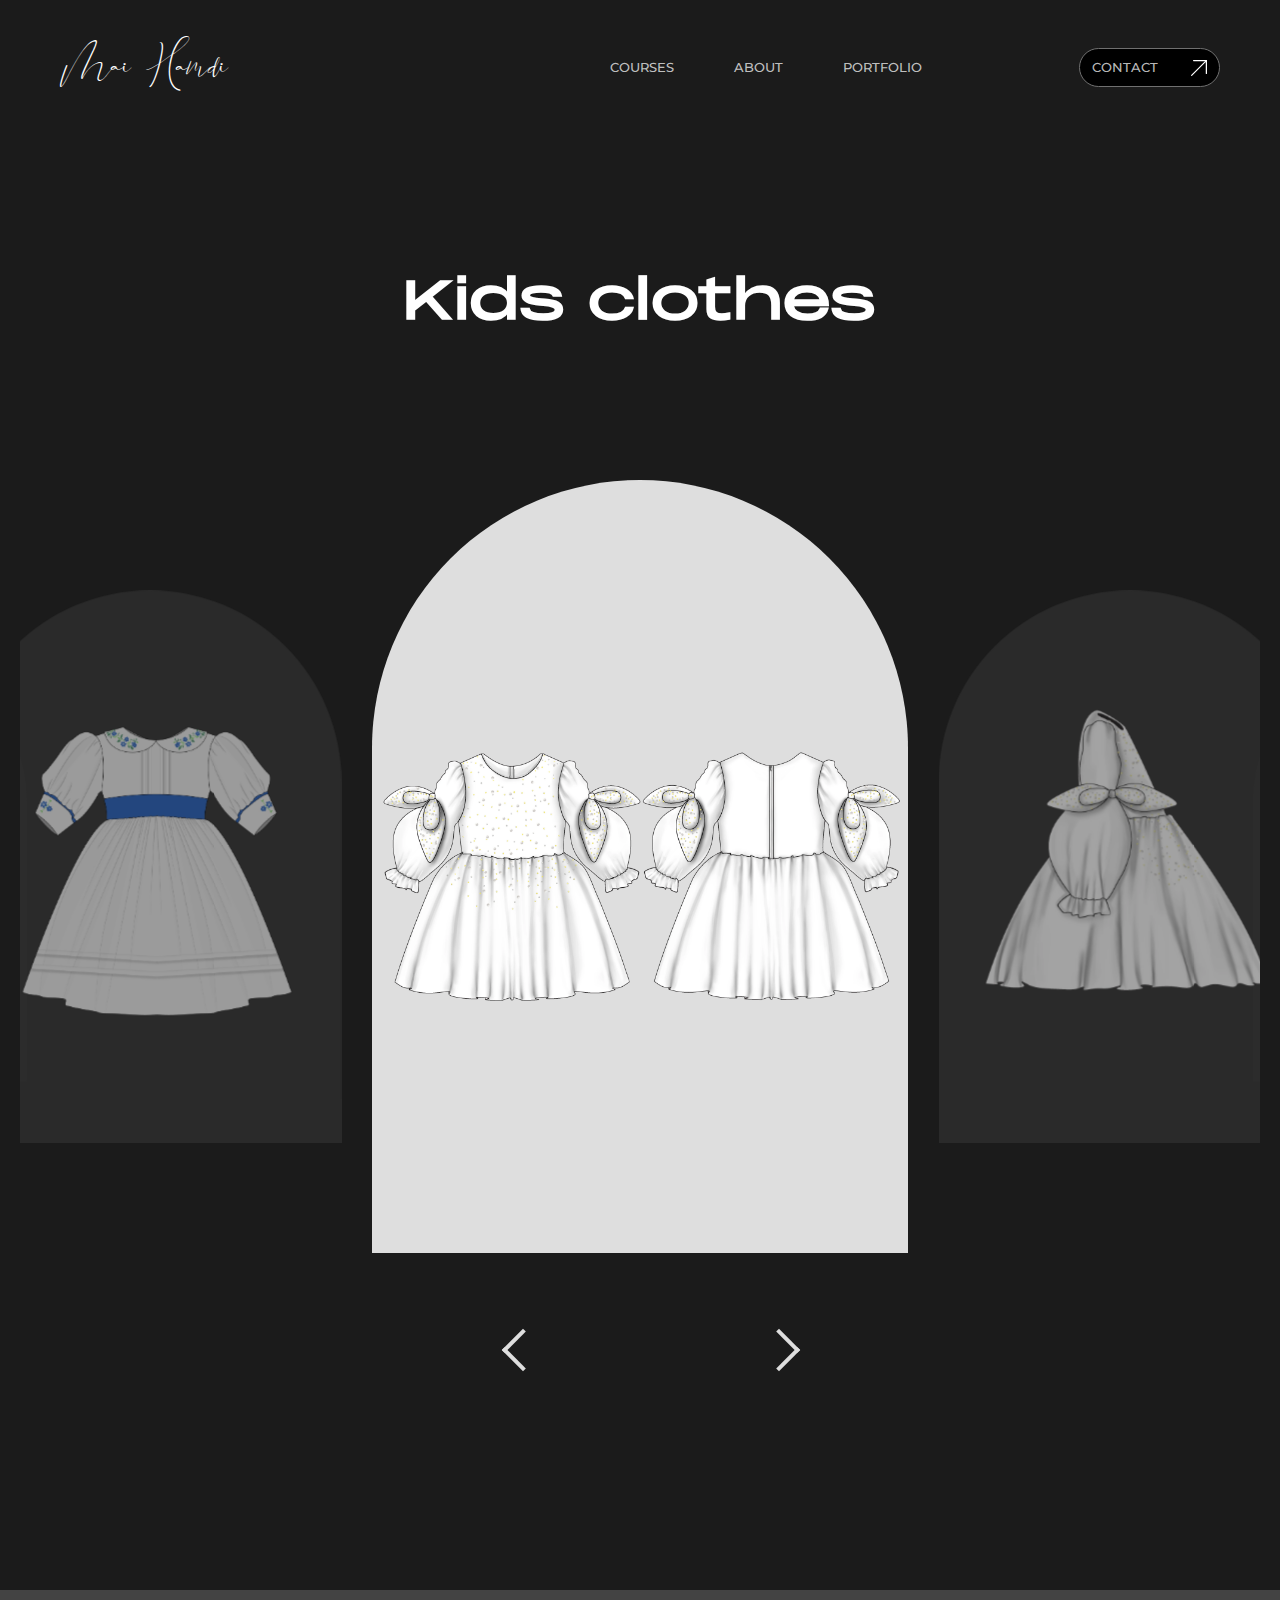
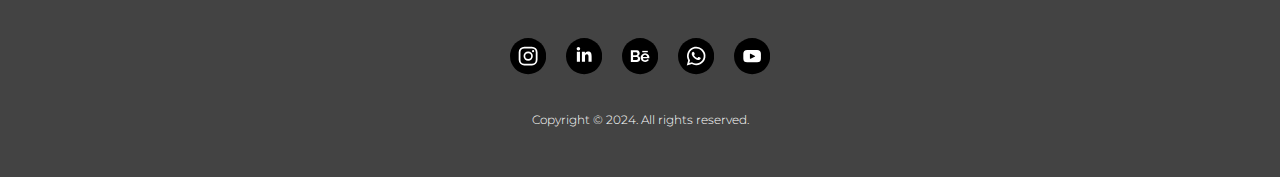
<file: another_pages/carousel/index_kids.html>
<!DOCTYPE html>
<html lang="en">
  <head>
    <meta charset="UTF-8" />
    <meta name="viewport" content="width=device-width, initial-scale=1.0" />
    <!-- <link
      rel="stylesheet"
      href="https://cdnjs.cloudflare.com/ajax/libs/materialize/1.0.0/css/materialize.min.css"
    /> -->
    <link rel="stylesheet" href="../../css/style.css" />
    <link rel="stylesheet" href="carousel_style.css" />
    <title>Carousel</title>
  </head>
  <body>
    <header class="header" id="header">
      <nav class="nav container">
        <a href="../../index.html" class="nav__logo">Mai Hamdi</a>
        <div class="nav__menu" id="nav-menu">
          <ul class="nav__list">
            <li>
              <a href="../../index.html#courses" class="nav__link">COURSES</a>
            </li>
            <li>
              <a href="../../index.html#about" class="nav__link">ABOUT</a>
            </li>
            <li>
              <a href="../../index.html#selected-works" class="nav__link"
                >PORTFOLIO</a
              >
            </li>
            <li>
              <a href="../../index.html#contact" class="nav__link latest"
                >CONTACT
                <svg
                  xmlns="http://www.w3.org/2000/svg"
                  width="16.013"
                  height="16.013"
                  viewBox="0 0 16.013 16.013"
                >
                  <g
                    id="Group_14"
                    data-name="Group 14"
                    transform="translate(-249.767 -275.705)"
                  >
                    <path
                      id="Path_1"
                      data-name="Path 1"
                      d="M250.39,291.718a.622.622,0,0,1-.44-1.062l14.768-14.768a.622.622,0,0,1,1.062.44v12.788a.622.622,0,0,1-1.245,0V277.83L250.83,291.535A.62.62,0,0,1,250.39,291.718Z"
                      transform="translate(0)"
                      fill="#fff"
                    />
                    <path
                      id="Path_2"
                      data-name="Path 2"
                      d="M269.542,276.95H256.754a.622.622,0,0,1,0-1.245h12.788a.622.622,0,0,1,0,1.245Z"
                      transform="translate(-4.384 0)"
                      fill="#fff"
                    />
                  </g>
                </svg>
              </a>
            </li>
          </ul>

          <!-- Close Button -->
          <div class="nav__close" id="nav-close">
            <i class="ri-close-large-line"></i>
          </div>
        </div>

        <!-- Toggle Button -->
        <div class="nav__toggle" id="nav-toggle">
          <i class="ri-menu-line"></i>
        </div>
      </nav>
    </header>
    <div class="container1">
      <h2 class="section__title">Kids clothes</h2>
      <div class="carousel">
        <div class="carousel-item">
          <img src="../../img/2D/أطفال/1.webp" alt="" />
        </div>
        <div class="carousel-item">
          <img src="../../img/2D/أطفال/2.webp" alt="" />
        </div>
        <div class="carousel-item">
          <img src="../../img/2D/أطفال/3.webp" alt="" />
        </div>
        <div class="carousel-item">
          <img src="../../img/2D/أطفال/4.webp" alt="" />
        </div>
        <div class="carousel-item">
          <img src="../../img/2D/أطفال/5.webp" alt="" />
        </div>
        <div class="carousel-item">
          <img src="../../img/2D/أطفال/6.webp" alt="" />
        </div>
        <div class="carousel-item">
          <img src="../../img/2D/أطفال/7.webp" alt="" />
        </div>
        <div class="carousel-item">
          <img src="../../img/2D/أطفال/8.webp" alt="" />
        </div>
        <div class="carousel-item">
          <img src="../../img/2D/أطفال/9.webp" alt="" />
        </div>
        <div class="carousel-item">
          <img src="../../img/2D/أطفال/10.webp" alt="" />
        </div>
        <div class="carousel-item">
          <img src="../../img/2D/أطفال/11.webp" alt="" />
        </div>
        <div class="carousel-item">
          <img src="../../img/2D/أطفال/12.webp" alt="" />
        </div>
        <div class="carousel-item">
          <img src="../../img/2D/أطفال/13.webp" alt="" />
        </div>
        <div class="carousel-item">
          <img src="../../img/2D/أطفال/14.webp" alt="" />
        </div>
      </div>
      <div class="btns">
        <div class="arr left"><div></div></div>
        <div class="arr right"><div></div></div>
      </div>
    </div>
    <footer class="section">
      <div class="footer__container">
        <div class="footer__icons">
          <a
            href="https://www.instagram.com/mayosh.hamdi?igsh=dXN6Z2psMXpnNWls"
          >
            <svg
              xmlns="http://www.w3.org/2000/svg"
              width="36.233"
              height="36.233"
              viewBox="0 0 36.233 36.233"
            >
              <g
                id="Group_70"
                data-name="Group 70"
                transform="translate(-305.28 -625.058)"
              >
                <circle
                  id="Ellipse_6"
                  data-name="Ellipse 6"
                  cx="18.117"
                  cy="18.117"
                  r="18.117"
                  transform="translate(305.28 625.057)"
                />
                <g id="Group_69" data-name="Group 69">
                  <path
                    id="Path_464"
                    data-name="Path 464"
                    d="M328.388,637.113a1.105,1.105,0,1,0,1.106,1.105A1.105,1.105,0,0,0,328.388,637.113Z"
                    fill="#fff"
                  />
                  <path
                    id="Path_465"
                    data-name="Path 465"
                    d="M323.474,638.531a4.643,4.643,0,1,0,4.643,4.643A4.649,4.649,0,0,0,323.474,638.531Zm0,7.618a2.974,2.974,0,1,1,2.974-2.975A2.978,2.978,0,0,1,323.474,646.149Z"
                    fill="#fff"
                  />
                  <path
                    id="Path_466"
                    data-name="Path 466"
                    d="M327.16,652.6h-7.528a5.671,5.671,0,0,1-5.664-5.664V639.41a5.671,5.671,0,0,1,5.664-5.664h7.528a5.671,5.671,0,0,1,5.664,5.664v7.528A5.671,5.671,0,0,1,327.16,652.6Zm-7.528-17.082a3.894,3.894,0,0,0-3.89,3.89v7.528a3.894,3.894,0,0,0,3.89,3.89h7.528a3.894,3.894,0,0,0,3.89-3.89V639.41a3.894,3.894,0,0,0-3.89-3.89Z"
                    fill="#fff"
                  />
                </g>
              </g>
            </svg>
          </a>
          <a href="https://eg.linkedin.com/in/maihamdi">
            <svg
              xmlns="http://www.w3.org/2000/svg"
              width="36.233"
              height="36.233"
              viewBox="0 0 36.233 36.233"
            >
              <g
                id="Group_66"
                data-name="Group 66"
                transform="translate(-361.49 -625.058)"
              >
                <circle
                  id="Ellipse_4"
                  data-name="Ellipse 4"
                  cx="18.117"
                  cy="18.117"
                  r="18.117"
                  transform="translate(361.489 625.057)"
                />
                <g id="Group_65" data-name="Group 65">
                  <path
                    id="Path_460"
                    data-name="Path 460"
                    d="M372.348,638.932h3.114v10.005h-3.114Zm1.558-4.972a1.8,1.8,0,1,1-1.806,1.8,1.8,1.8,0,0,1,1.806-1.8"
                    fill="#fff"
                  />
                  <path
                    id="Path_461"
                    data-name="Path 461"
                    d="M377.414,638.932H380.4V640.3h.041a3.27,3.27,0,0,1,2.945-1.616c3.149,0,3.729,2.071,3.729,4.765v5.488H384v-4.864c0-1.162-.022-2.654-1.616-2.654-1.619,0-1.866,1.264-1.866,2.569v4.949h-3.108Z"
                    fill="#fff"
                  />
                </g>
              </g>
            </svg>
          </a>
          <a href="https://www.behance.net/mayoshhamd53b9">
            <svg
              xmlns="http://www.w3.org/2000/svg"
              width="36.233"
              height="36.233"
              viewBox="0 0 36.233 36.233"
            >
              <g
                id="Group_72"
                data-name="Group 72"
                transform="translate(-417.699 -625.058)"
              >
                <circle
                  id="Ellipse_7"
                  data-name="Ellipse 7"
                  cx="18.117"
                  cy="18.117"
                  r="18.117"
                  transform="translate(417.699 625.057)"
                />
                <g id="Group_71" data-name="Group 71">
                  <path
                    id="Path_467"
                    data-name="Path 467"
                    d="M435.88,645.982a2.627,2.627,0,0,1-1.1,2.219,3.753,3.753,0,0,1-1.192.571,5.156,5.156,0,0,1-1.444.2h-5.6V637.38h6.2a2.286,2.286,0,0,1,1.093.261,2.751,2.751,0,0,1,.833.677,3.127,3.127,0,0,1,.53.947,3.174,3.174,0,0,1-.236,2.661,2.588,2.588,0,0,1-1.241,1.1,2.978,2.978,0,0,1,1.575,1.053A3.045,3.045,0,0,1,435.88,645.982Zm-7.084-6.676v2.922h3a1.336,1.336,0,0,0,.971-.392,1.437,1.437,0,0,0,.4-1.077,1.488,1.488,0,0,0-.367-1.061,1.194,1.194,0,0,0-.906-.392Zm4.815,6.251a1.716,1.716,0,0,0-.106-.6,1.65,1.65,0,0,0-.286-.5,1.334,1.334,0,0,0-.424-.335,1.185,1.185,0,0,0-.539-.122H428.8v3.052h3.346a1.449,1.449,0,0,0,.579-.115,1.388,1.388,0,0,0,.466-.318,1.548,1.548,0,0,0,.31-.481A1.533,1.533,0,0,0,433.611,645.557Z"
                    fill="#fff"
                  />
                  <path
                    id="Path_468"
                    data-name="Path 468"
                    d="M440.758,648.968a4.6,4.6,0,0,1-1.8-.34,4.064,4.064,0,0,1-2.253-2.285,4.352,4.352,0,0,1-.308-1.629,4.621,4.621,0,0,1,.3-1.668,4.055,4.055,0,0,1,2.254-2.317,4.6,4.6,0,0,1,1.826-.348,4.493,4.493,0,0,1,1.811.348,4.287,4.287,0,0,1,2.5,4.3,1.669,1.669,0,0,1-.04.317h-6.4a2.471,2.471,0,0,0,.237.869,2.132,2.132,0,0,0,1.171,1.06,2.228,2.228,0,0,0,.79.142,2.437,2.437,0,0,0,1.194-.308,1.631,1.631,0,0,0,.767-.814l1.819.506a3.692,3.692,0,0,1-1.463,1.557A4.532,4.532,0,0,1,440.758,648.968Zm2.151-5a2.207,2.207,0,0,0-.688-1.495,2.158,2.158,0,0,0-2.933.008,2.177,2.177,0,0,0-.467.649,2.285,2.285,0,0,0-.213.838Z"
                    fill="#fff"
                  />
                  <path
                    id="Path_469"
                    data-name="Path 469"
                    d="M437.97,637.93h5.545v1.376H437.97Z"
                    fill="#fff"
                  />
                </g>
              </g>
            </svg>
          </a>
          <a href="https://wa.me/message/5TE35XNCGUUTC1">
            <svg
              xmlns="http://www.w3.org/2000/svg"
              width="36.233"
              height="36.233"
              viewBox="0 0 36.233 36.233"
            >
              <g
                id="Group_68"
                data-name="Group 68"
                transform="translate(-473.909 -625.058)"
              >
                <circle
                  id="Ellipse_5"
                  data-name="Ellipse 5"
                  cx="18.117"
                  cy="18.117"
                  r="18.117"
                  transform="translate(473.909 625.057)"
                />
                <g id="Group_67" data-name="Group 67">
                  <path
                    id="Path_462"
                    data-name="Path 462"
                    d="M482.7,652.525l1.34-5a9.258,9.258,0,1,1,3.688,3.656Zm5.278-3.222.317.189a7.512,7.512,0,1,0-2.572-2.548l.195.319-.749,2.793Z"
                    fill="#fff"
                  />
                  <path
                    id="Path_463"
                    data-name="Path 463"
                    d="M495.553,644.345a1.549,1.549,0,0,0-1.323-.3c-.343.14-.563.678-.785.953a.329.329,0,0,1-.426.092,6,6,0,0,1-2.991-2.561.367.367,0,0,1,.047-.5,2.023,2.023,0,0,0,.543-.882,1.932,1.932,0,0,0-.243-1.044,2.48,2.48,0,0,0-.77-1.161,1.057,1.057,0,0,0-1.147.17,2.328,2.328,0,0,0-.807,1.845,2.618,2.618,0,0,0,.072.585,4.829,4.829,0,0,0,.562,1.294,10.132,10.132,0,0,0,.586.891,9.056,9.056,0,0,0,2.542,2.361,7.723,7.723,0,0,0,1.585.753,3.523,3.523,0,0,0,1.846.292,2.233,2.233,0,0,0,1.673-1.245,1.078,1.078,0,0,0,.078-.635C496.5,644.816,495.907,644.556,495.553,644.345Z"
                    fill="#fff"
                    fill-rule="evenodd"
                  />
                </g>
              </g>
            </svg>
          </a>
          <a href="https://youtube.com/@maielshehawi5686?si=luKQOzCAuoqhhrUX">
            <svg
              xmlns="http://www.w3.org/2000/svg"
              width="36.233"
              height="36.233"
              viewBox="0 0 36.233 36.233"
            >
              <g
                id="Group_73"
                data-name="Group 73"
                transform="translate(-530.119 -625.058)"
              >
                <circle
                  id="Ellipse_8"
                  data-name="Ellipse 8"
                  cx="18.117"
                  cy="18.117"
                  r="18.117"
                  transform="translate(530.119 625.057)"
                />
                <path
                  id="Path_470"
                  data-name="Path 470"
                  d="M557.035,640.876a3.862,3.862,0,0,0-3.862-3.861H543.3a3.861,3.861,0,0,0-3.861,3.861v4.6a3.861,3.861,0,0,0,3.861,3.861h9.875a3.862,3.862,0,0,0,3.862-3.861Zm-5.808,2.642-4.428,2.191c-.173.094-.763-.032-.763-.229v-4.5c0-.2.595-.325.768-.226l4.239,2.306C551.221,643.164,551.407,643.421,551.227,643.518Z"
                  fill="#fff"
                />
              </g>
            </svg>
          </a>
        </div>
        <div class="footer__copywrite">
          <p>Copyright © 2024. All rights reserved.</p>
        </div>
      </div>
    </footer>
    <script src="https://cdnjs.cloudflare.com/ajax/libs/jquery/3.7.1/jquery.min.js"></script>
    <script src="https://cdnjs.cloudflare.com/ajax/libs/materialize/1.0.0/js/materialize.min.js"></script>
    <script>
      let navMenu = document.querySelector("#nav-menu");
      let navToggle = document.querySelector("#nav-toggle");
      let navClose = document.querySelector(".close");

      if (navToggle) {
        navToggle.addEventListener("click", () => {
          console.log("Ahmed");
          navMenu.classList.add("show-menu");
          let newEl = document.createElement("div");
          newEl.classList.add("close");
          navToggle.after(newEl);
          navToggle.style.display = "none";
          let navClose = document.querySelector(".close");
          if (navClose) {
            navClose.addEventListener("click", () => {
              navMenu.classList.remove("show-menu");
              navToggle.style.display = "block";
              navClose.remove();
            });
          }
        });
      }
      console.log(document.querySelector(".close"));
      if (navClose) {
        navClose.addEventListener("click", () => {
          navMenu.classList.remove("show-menu");
          navToggle.style.display = "block";
          document.body.remove(document.querySelector(".close"));
        });
      }
      // navToggle.classList.remove("close");
      // if (navMenu.classList.contains("show-menu")) {
      //   document.addEventListener("click", function () {
      //     navMenu.classList.remove("show-menu");
      //   });
      // }

      /*=============== Remove Menu ===============*/

      const navLinks = document.querySelectorAll(".nav__link");

      const linkAction = () => {
        const navMenu = document.querySelector("#nav-menu");
        // when you click on each link from nav remove show-menu class
        navMenu.classList.remove("show-menu");
        let navClose = document.querySelector(".close");
        navClose.remove("close");
        navToggle.style.display = "block";
      };

      navLinks.forEach((n) => n.addEventListener("click", linkAction));
    </script>
    <script>
      $(document).ready(function () {
        $(".carousel").carousel({
          padding: 300,
        });
        $(".left").click(function () {
          $(".carousel").carousel("prev");
        });

        $(".right").click(function () {
          $(".carousel").carousel("next");
        });
        // autoplay();
        // function autoplay() {
        //   $(".carousel").carousel("next");
        //   setTimeout(autoplay, 4500);
        // }
      });
      if (document.body.clientWidth <= 1024) {
        $(document).ready(function () {
          $(".carousel").carousel({
            padding: 200,
            numVisible: 1,
          });
        });
      }
    </script>
  </body>
</html>
</file>
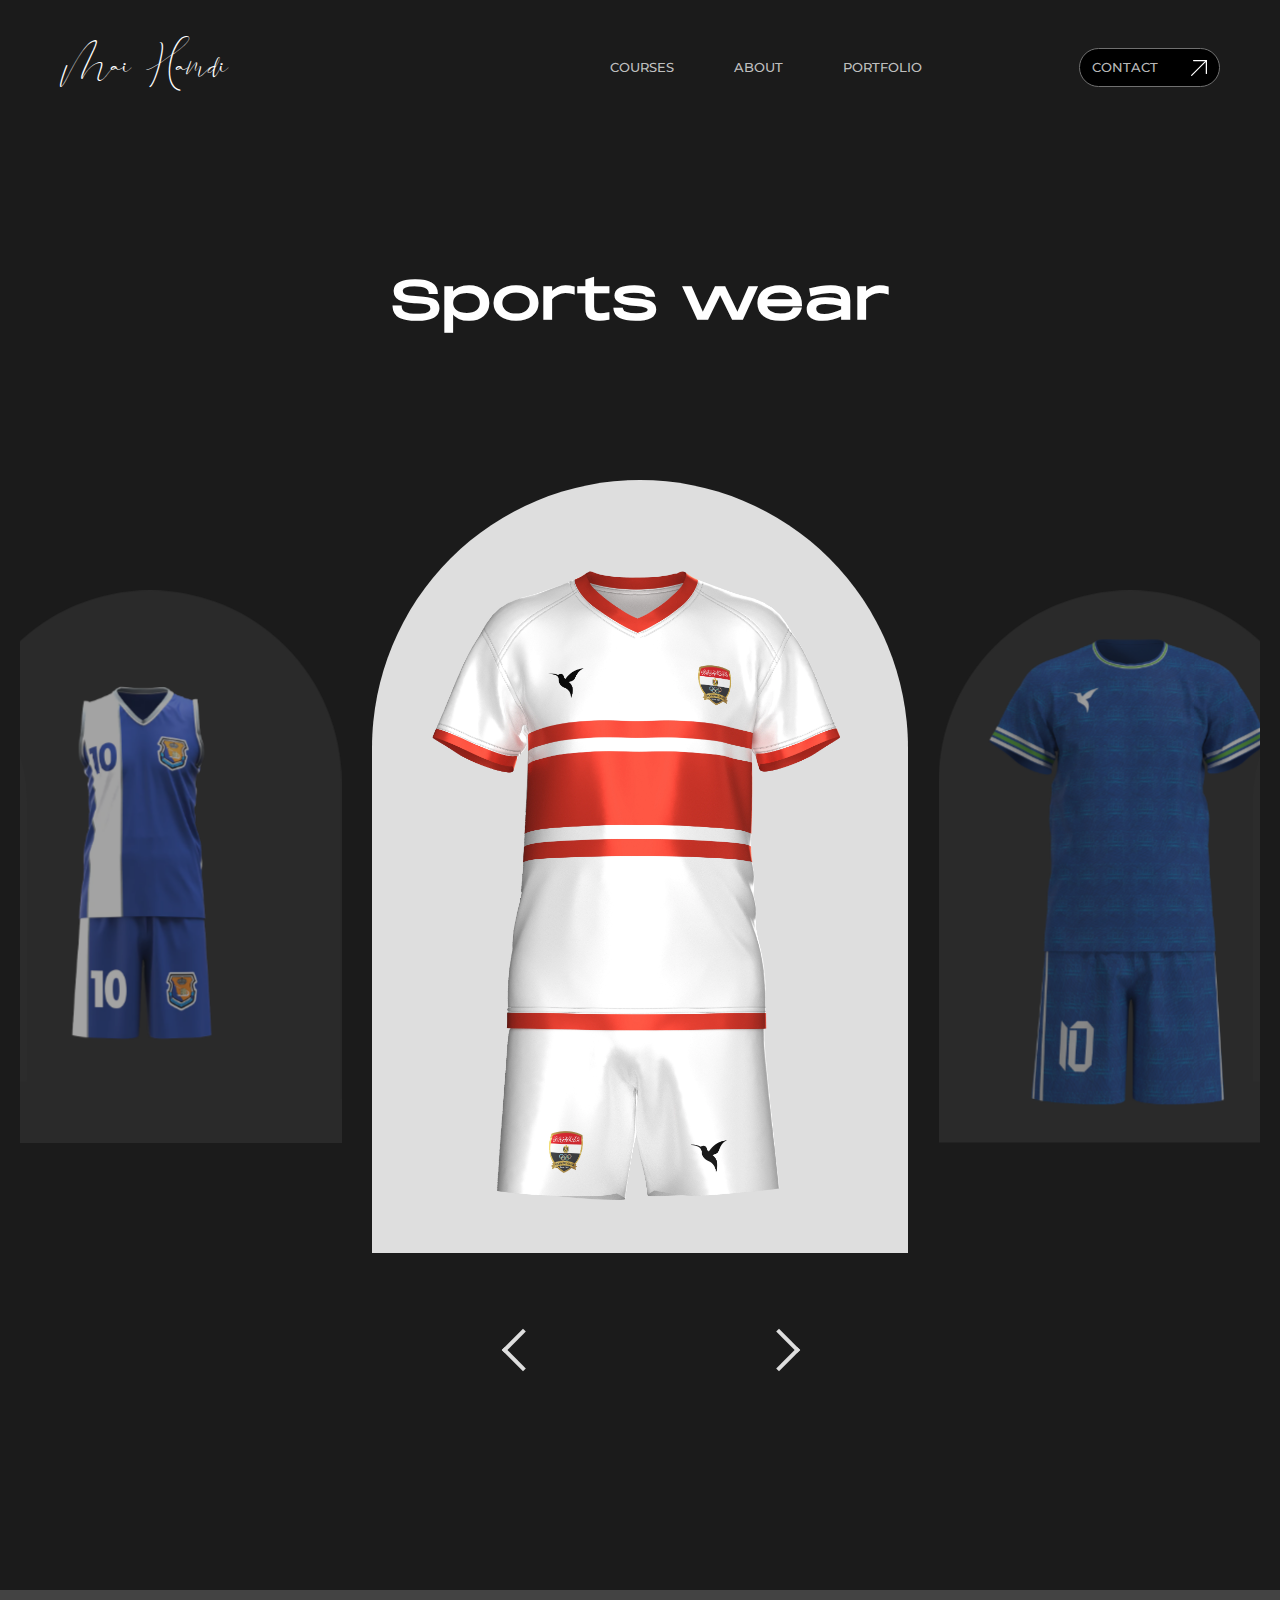
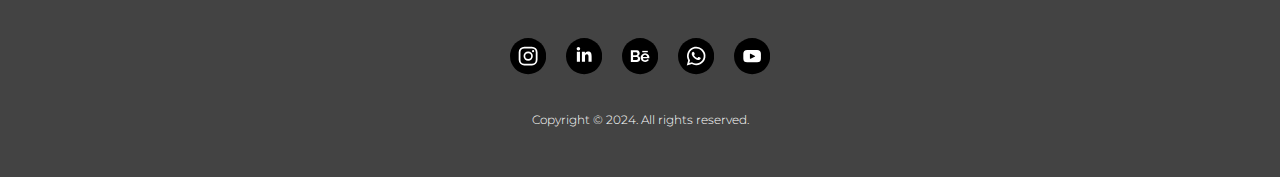
<file: another_pages/carousel/index_sport.html>
<!DOCTYPE html>
<html lang="en">
  <head>
    <meta charset="UTF-8" />
    <meta name="viewport" content="width=device-width, initial-scale=1.0" />
    <!-- <link
      rel="stylesheet"
      href="https://cdnjs.cloudflare.com/ajax/libs/materialize/1.0.0/css/materialize.min.css"
    /> -->
    <link rel="stylesheet" href="../../css/style.css" />
    <link rel="stylesheet" href="carousel_style.css" />
    <style>
      .carousel-item img {
        height: auto;
      }
    </style>
    <title>Carousel</title>
  </head>
  <body>
    <header class="header" id="header">
      <nav class="nav container">
        <a href="../../index.html" class="nav__logo">Mai Hamdi</a>
        <div class="nav__menu" id="nav-menu">
          <ul class="nav__list">
            <li>
              <a href="../../index.html#courses" class="nav__link">COURSES</a>
            </li>
            <li>
              <a href="../../index.html#about" class="nav__link">ABOUT</a>
            </li>
            <li>
              <a href="../../index.html#selected-works" class="nav__link"
                >PORTFOLIO</a
              >
            </li>
            <li>
              <a href="../../index.html#contact" class="nav__link latest"
                >CONTACT
                <svg
                  xmlns="http://www.w3.org/2000/svg"
                  width="16.013"
                  height="16.013"
                  viewBox="0 0 16.013 16.013"
                >
                  <g
                    id="Group_14"
                    data-name="Group 14"
                    transform="translate(-249.767 -275.705)"
                  >
                    <path
                      id="Path_1"
                      data-name="Path 1"
                      d="M250.39,291.718a.622.622,0,0,1-.44-1.062l14.768-14.768a.622.622,0,0,1,1.062.44v12.788a.622.622,0,0,1-1.245,0V277.83L250.83,291.535A.62.62,0,0,1,250.39,291.718Z"
                      transform="translate(0)"
                      fill="#fff"
                    />
                    <path
                      id="Path_2"
                      data-name="Path 2"
                      d="M269.542,276.95H256.754a.622.622,0,0,1,0-1.245h12.788a.622.622,0,0,1,0,1.245Z"
                      transform="translate(-4.384 0)"
                      fill="#fff"
                    />
                  </g>
                </svg>
              </a>
            </li>
          </ul>

          <!-- Close Button -->
          <div class="nav__close" id="nav-close">
            <i class="ri-close-large-line"></i>
          </div>
        </div>

        <!-- Toggle Button -->
        <div class="nav__toggle" id="nav-toggle">
          <i class="ri-menu-line"></i>
        </div>
      </nav>
    </header>
    <div class="container1">
      <h2 class="section__title">Sports wear</h2>
      <div class="carousel">
        <div class="carousel-item">
          <img src="../../img/3D/Sport/1.webp" alt="" />
        </div>
        <div class="carousel-item">
          <img src="../../img/3D/Sport/2.webp" alt="" />
        </div>
        <div class="carousel-item">
          <img src="../../img/3D/Sport/3.webp" alt="" />
        </div>
        <div class="carousel-item">
          <img src="../../img/3D/Sport/4.webp" alt="" />
        </div>
        <div class="carousel-item">
          <img src="../../img/3D/Sport/5.webp" alt="" />
        </div>
        <div class="carousel-item">
          <img src="../../img/3D/Sport/7.webp" alt="" />
        </div>
        <div class="carousel-item">
          <img src="../../img/3D/Sport/8.webp" alt="" />
        </div>
        <div class="carousel-item">
          <img src="../../img/3D/Sport/10.webp" alt="" />
        </div>
        <div class="carousel-item">
          <img src="../../img/3D/Sport/12.webp" alt="" />
        </div>
        <div class="carousel-item">
          <img src="../../img/3D/Sport/13.webp" alt="" />
        </div>
        <div class="carousel-item">
          <img src="../../img/3D/Sport/14.webp" alt="" />
        </div>
        <div class="carousel-item">
          <img src="../../img/3D/Sport/15.webp" alt="" />
        </div>
        <div class="carousel-item">
          <img src="../../img/3D/Sport/16.webp" alt="" />
        </div>
        <div class="carousel-item">
          <img src="../../img/3D/Sport/17.webp" alt="" />
        </div>
        <div class="carousel-item">
          <img src="../../img/3D/Sport/18.webp" alt="" />
        </div>
        <div class="carousel-item">
          <img src="../../img/3D/Sport/19.webp" alt="" />
        </div>
        <div class="carousel-item">
          <img src="../../img/3D/Sport/20.webp" alt="" />
        </div>
        <div class="carousel-item">
          <img src="../../img/3D/Sport/21.webp" alt="" />
        </div>
        <div class="carousel-item">
          <img src="../../img/3D/Sport/22.webp" alt="" />
        </div>
        <div class="carousel-item">
          <img src="../../img/3D/Sport/23.webp" alt="" />
        </div>
        <div class="carousel-item">
          <img src="../../img/3D/Sport/24.webp" alt="" />
        </div>
        <div class="carousel-item">
          <img src="../../img/3D/Sport/25.webp" alt="" />
        </div>
        <div class="carousel-item">
          <img src="../../img/3D/Sport/26.webp" alt="" />
        </div>
        <div class="carousel-item">
          <img src="../../img/3D/Sport/27.webp" alt="" />
        </div>
        <div class="carousel-item">
          <img src="../../img/3D/Sport/28.webp" alt="" />
        </div>
        <div class="carousel-item">
          <img src="../../img/3D/Sport/29.webp" alt="" />
        </div>
        <div class="carousel-item">
          <img src="../../img/3D/Sport/30.webp" alt="" />
        </div>
        <div class="carousel-item">
          <img src="../../img/3D/Sport/31.webp" alt="" />
        </div>
        <div class="carousel-item">
          <img src="../../img/3D/Sport/34.webp" alt="" />
        </div>
        <div class="carousel-item">
          <img src="../../img/3D/Sport/35.webp" alt="" />
        </div>
        <div class="carousel-item">
          <img src="../../img/3D/Sport/37.webp" alt="" />
        </div>
        <div class="carousel-item">
          <img src="../../img/3D/Sport/39.webp" alt="" />
        </div>
        <div class="carousel-item">
          <img src="../../img/3D/Sport/40.webp" alt="" />
        </div>
        <div class="carousel-item">
          <img src="../../img/3D/Sport/41.webp" alt="" />
        </div>
        <div class="carousel-item">
          <img src="../../img/3D/Sport/42.webp" alt="" />
        </div>
        <div class="carousel-item">
          <img src="../../img/3D/Sport/43.webp" alt="" />
        </div>
        <div class="carousel-item">
          <img src="../../img/3D/Sport/44.webp" alt="" />
        </div>
        <div class="carousel-item">
          <img src="../../img/3D/Sport/45.webp" alt="" />
        </div>
        <div class="carousel-item">
          <img src="../../img/3D/Sport/46.webp" alt="" />
        </div>
      </div>
      <div class="btns">
        <div class="arr left"><div></div></div>
        <div class="arr right"><div></div></div>
      </div>
    </div>
    <footer class="section">
      <div class="footer__container">
        <div class="footer__icons">
          <a
            href="https://www.instagram.com/mayosh.hamdi?igsh=dXN6Z2psMXpnNWls"
          >
            <svg
              xmlns="http://www.w3.org/2000/svg"
              width="36.233"
              height="36.233"
              viewBox="0 0 36.233 36.233"
            >
              <g
                id="Group_70"
                data-name="Group 70"
                transform="translate(-305.28 -625.058)"
              >
                <circle
                  id="Ellipse_6"
                  data-name="Ellipse 6"
                  cx="18.117"
                  cy="18.117"
                  r="18.117"
                  transform="translate(305.28 625.057)"
                />
                <g id="Group_69" data-name="Group 69">
                  <path
                    id="Path_464"
                    data-name="Path 464"
                    d="M328.388,637.113a1.105,1.105,0,1,0,1.106,1.105A1.105,1.105,0,0,0,328.388,637.113Z"
                    fill="#fff"
                  />
                  <path
                    id="Path_465"
                    data-name="Path 465"
                    d="M323.474,638.531a4.643,4.643,0,1,0,4.643,4.643A4.649,4.649,0,0,0,323.474,638.531Zm0,7.618a2.974,2.974,0,1,1,2.974-2.975A2.978,2.978,0,0,1,323.474,646.149Z"
                    fill="#fff"
                  />
                  <path
                    id="Path_466"
                    data-name="Path 466"
                    d="M327.16,652.6h-7.528a5.671,5.671,0,0,1-5.664-5.664V639.41a5.671,5.671,0,0,1,5.664-5.664h7.528a5.671,5.671,0,0,1,5.664,5.664v7.528A5.671,5.671,0,0,1,327.16,652.6Zm-7.528-17.082a3.894,3.894,0,0,0-3.89,3.89v7.528a3.894,3.894,0,0,0,3.89,3.89h7.528a3.894,3.894,0,0,0,3.89-3.89V639.41a3.894,3.894,0,0,0-3.89-3.89Z"
                    fill="#fff"
                  />
                </g>
              </g>
            </svg>
          </a>
          <a href="https://eg.linkedin.com/in/maihamdi">
            <svg
              xmlns="http://www.w3.org/2000/svg"
              width="36.233"
              height="36.233"
              viewBox="0 0 36.233 36.233"
            >
              <g
                id="Group_66"
                data-name="Group 66"
                transform="translate(-361.49 -625.058)"
              >
                <circle
                  id="Ellipse_4"
                  data-name="Ellipse 4"
                  cx="18.117"
                  cy="18.117"
                  r="18.117"
                  transform="translate(361.489 625.057)"
                />
                <g id="Group_65" data-name="Group 65">
                  <path
                    id="Path_460"
                    data-name="Path 460"
                    d="M372.348,638.932h3.114v10.005h-3.114Zm1.558-4.972a1.8,1.8,0,1,1-1.806,1.8,1.8,1.8,0,0,1,1.806-1.8"
                    fill="#fff"
                  />
                  <path
                    id="Path_461"
                    data-name="Path 461"
                    d="M377.414,638.932H380.4V640.3h.041a3.27,3.27,0,0,1,2.945-1.616c3.149,0,3.729,2.071,3.729,4.765v5.488H384v-4.864c0-1.162-.022-2.654-1.616-2.654-1.619,0-1.866,1.264-1.866,2.569v4.949h-3.108Z"
                    fill="#fff"
                  />
                </g>
              </g>
            </svg>
          </a>
          <a href="https://www.behance.net/mayoshhamd53b9">
            <svg
              xmlns="http://www.w3.org/2000/svg"
              width="36.233"
              height="36.233"
              viewBox="0 0 36.233 36.233"
            >
              <g
                id="Group_72"
                data-name="Group 72"
                transform="translate(-417.699 -625.058)"
              >
                <circle
                  id="Ellipse_7"
                  data-name="Ellipse 7"
                  cx="18.117"
                  cy="18.117"
                  r="18.117"
                  transform="translate(417.699 625.057)"
                />
                <g id="Group_71" data-name="Group 71">
                  <path
                    id="Path_467"
                    data-name="Path 467"
                    d="M435.88,645.982a2.627,2.627,0,0,1-1.1,2.219,3.753,3.753,0,0,1-1.192.571,5.156,5.156,0,0,1-1.444.2h-5.6V637.38h6.2a2.286,2.286,0,0,1,1.093.261,2.751,2.751,0,0,1,.833.677,3.127,3.127,0,0,1,.53.947,3.174,3.174,0,0,1-.236,2.661,2.588,2.588,0,0,1-1.241,1.1,2.978,2.978,0,0,1,1.575,1.053A3.045,3.045,0,0,1,435.88,645.982Zm-7.084-6.676v2.922h3a1.336,1.336,0,0,0,.971-.392,1.437,1.437,0,0,0,.4-1.077,1.488,1.488,0,0,0-.367-1.061,1.194,1.194,0,0,0-.906-.392Zm4.815,6.251a1.716,1.716,0,0,0-.106-.6,1.65,1.65,0,0,0-.286-.5,1.334,1.334,0,0,0-.424-.335,1.185,1.185,0,0,0-.539-.122H428.8v3.052h3.346a1.449,1.449,0,0,0,.579-.115,1.388,1.388,0,0,0,.466-.318,1.548,1.548,0,0,0,.31-.481A1.533,1.533,0,0,0,433.611,645.557Z"
                    fill="#fff"
                  />
                  <path
                    id="Path_468"
                    data-name="Path 468"
                    d="M440.758,648.968a4.6,4.6,0,0,1-1.8-.34,4.064,4.064,0,0,1-2.253-2.285,4.352,4.352,0,0,1-.308-1.629,4.621,4.621,0,0,1,.3-1.668,4.055,4.055,0,0,1,2.254-2.317,4.6,4.6,0,0,1,1.826-.348,4.493,4.493,0,0,1,1.811.348,4.287,4.287,0,0,1,2.5,4.3,1.669,1.669,0,0,1-.04.317h-6.4a2.471,2.471,0,0,0,.237.869,2.132,2.132,0,0,0,1.171,1.06,2.228,2.228,0,0,0,.79.142,2.437,2.437,0,0,0,1.194-.308,1.631,1.631,0,0,0,.767-.814l1.819.506a3.692,3.692,0,0,1-1.463,1.557A4.532,4.532,0,0,1,440.758,648.968Zm2.151-5a2.207,2.207,0,0,0-.688-1.495,2.158,2.158,0,0,0-2.933.008,2.177,2.177,0,0,0-.467.649,2.285,2.285,0,0,0-.213.838Z"
                    fill="#fff"
                  />
                  <path
                    id="Path_469"
                    data-name="Path 469"
                    d="M437.97,637.93h5.545v1.376H437.97Z"
                    fill="#fff"
                  />
                </g>
              </g>
            </svg>
          </a>
          <a href="https://wa.me/message/5TE35XNCGUUTC1">
            <svg
              xmlns="http://www.w3.org/2000/svg"
              width="36.233"
              height="36.233"
              viewBox="0 0 36.233 36.233"
            >
              <g
                id="Group_68"
                data-name="Group 68"
                transform="translate(-473.909 -625.058)"
              >
                <circle
                  id="Ellipse_5"
                  data-name="Ellipse 5"
                  cx="18.117"
                  cy="18.117"
                  r="18.117"
                  transform="translate(473.909 625.057)"
                />
                <g id="Group_67" data-name="Group 67">
                  <path
                    id="Path_462"
                    data-name="Path 462"
                    d="M482.7,652.525l1.34-5a9.258,9.258,0,1,1,3.688,3.656Zm5.278-3.222.317.189a7.512,7.512,0,1,0-2.572-2.548l.195.319-.749,2.793Z"
                    fill="#fff"
                  />
                  <path
                    id="Path_463"
                    data-name="Path 463"
                    d="M495.553,644.345a1.549,1.549,0,0,0-1.323-.3c-.343.14-.563.678-.785.953a.329.329,0,0,1-.426.092,6,6,0,0,1-2.991-2.561.367.367,0,0,1,.047-.5,2.023,2.023,0,0,0,.543-.882,1.932,1.932,0,0,0-.243-1.044,2.48,2.48,0,0,0-.77-1.161,1.057,1.057,0,0,0-1.147.17,2.328,2.328,0,0,0-.807,1.845,2.618,2.618,0,0,0,.072.585,4.829,4.829,0,0,0,.562,1.294,10.132,10.132,0,0,0,.586.891,9.056,9.056,0,0,0,2.542,2.361,7.723,7.723,0,0,0,1.585.753,3.523,3.523,0,0,0,1.846.292,2.233,2.233,0,0,0,1.673-1.245,1.078,1.078,0,0,0,.078-.635C496.5,644.816,495.907,644.556,495.553,644.345Z"
                    fill="#fff"
                    fill-rule="evenodd"
                  />
                </g>
              </g>
            </svg>
          </a>
          <a href="https://youtube.com/@maielshehawi5686?si=luKQOzCAuoqhhrUX">
            <svg
              xmlns="http://www.w3.org/2000/svg"
              width="36.233"
              height="36.233"
              viewBox="0 0 36.233 36.233"
            >
              <g
                id="Group_73"
                data-name="Group 73"
                transform="translate(-530.119 -625.058)"
              >
                <circle
                  id="Ellipse_8"
                  data-name="Ellipse 8"
                  cx="18.117"
                  cy="18.117"
                  r="18.117"
                  transform="translate(530.119 625.057)"
                />
                <path
                  id="Path_470"
                  data-name="Path 470"
                  d="M557.035,640.876a3.862,3.862,0,0,0-3.862-3.861H543.3a3.861,3.861,0,0,0-3.861,3.861v4.6a3.861,3.861,0,0,0,3.861,3.861h9.875a3.862,3.862,0,0,0,3.862-3.861Zm-5.808,2.642-4.428,2.191c-.173.094-.763-.032-.763-.229v-4.5c0-.2.595-.325.768-.226l4.239,2.306C551.221,643.164,551.407,643.421,551.227,643.518Z"
                  fill="#fff"
                />
              </g>
            </svg>
          </a>
        </div>
        <div class="footer__copywrite">
          <p>Copyright © 2024. All rights reserved.</p>
        </div>
      </div>
    </footer>
    <script src="https://cdnjs.cloudflare.com/ajax/libs/jquery/3.7.1/jquery.min.js"></script>
    <script src="https://cdnjs.cloudflare.com/ajax/libs/materialize/1.0.0/js/materialize.min.js"></script>
    <script>
      let navMenu = document.querySelector("#nav-menu");
      let navToggle = document.querySelector("#nav-toggle");
      let navClose = document.querySelector(".close");

      if (navToggle) {
        navToggle.addEventListener("click", () => {
          console.log("Ahmed");
          navMenu.classList.add("show-menu");
          let newEl = document.createElement("div");
          newEl.classList.add("close");
          navToggle.after(newEl);
          navToggle.style.display = "none";
          let navClose = document.querySelector(".close");
          if (navClose) {
            navClose.addEventListener("click", () => {
              navMenu.classList.remove("show-menu");
              navToggle.style.display = "block";
              navClose.remove();
            });
          }
        });
      }
      console.log(document.querySelector(".close"));
      if (navClose) {
        navClose.addEventListener("click", () => {
          navMenu.classList.remove("show-menu");
          navToggle.style.display = "block";
          document.body.remove(document.querySelector(".close"));
        });
      }
      // navToggle.classList.remove("close");
      // if (navMenu.classList.contains("show-menu")) {
      //   document.addEventListener("click", function () {
      //     navMenu.classList.remove("show-menu");
      //   });
      // }

      /*=============== Remove Menu ===============*/

      const navLinks = document.querySelectorAll(".nav__link");

      const linkAction = () => {
        const navMenu = document.querySelector("#nav-menu");
        // when you click on each link from nav remove show-menu class
        navMenu.classList.remove("show-menu");
        let navClose = document.querySelector(".close");
        navClose.remove("close");
        navToggle.style.display = "block";
      };

      navLinks.forEach((n) => n.addEventListener("click", linkAction));
    </script>
    <script>
      $(document).ready(function () {
        $(".carousel").carousel({
          padding: 300,
        });
        $(".left").click(function () {
          $(".carousel").carousel("prev");
        });

        $(".right").click(function () {
          $(".carousel").carousel("next");
        });
        // autoplay();
        // function autoplay() {
        //   $(".carousel").carousel("next");
        //   setTimeout(autoplay, 4500);
        // }
      });
      if (document.body.clientWidth <= 1024) {
        $(document).ready(function () {
          $(".carousel").carousel({
            padding: 200,
            numVisible: 1,
          });
        });
      }
    </script>
  </body>
</html>
</file>
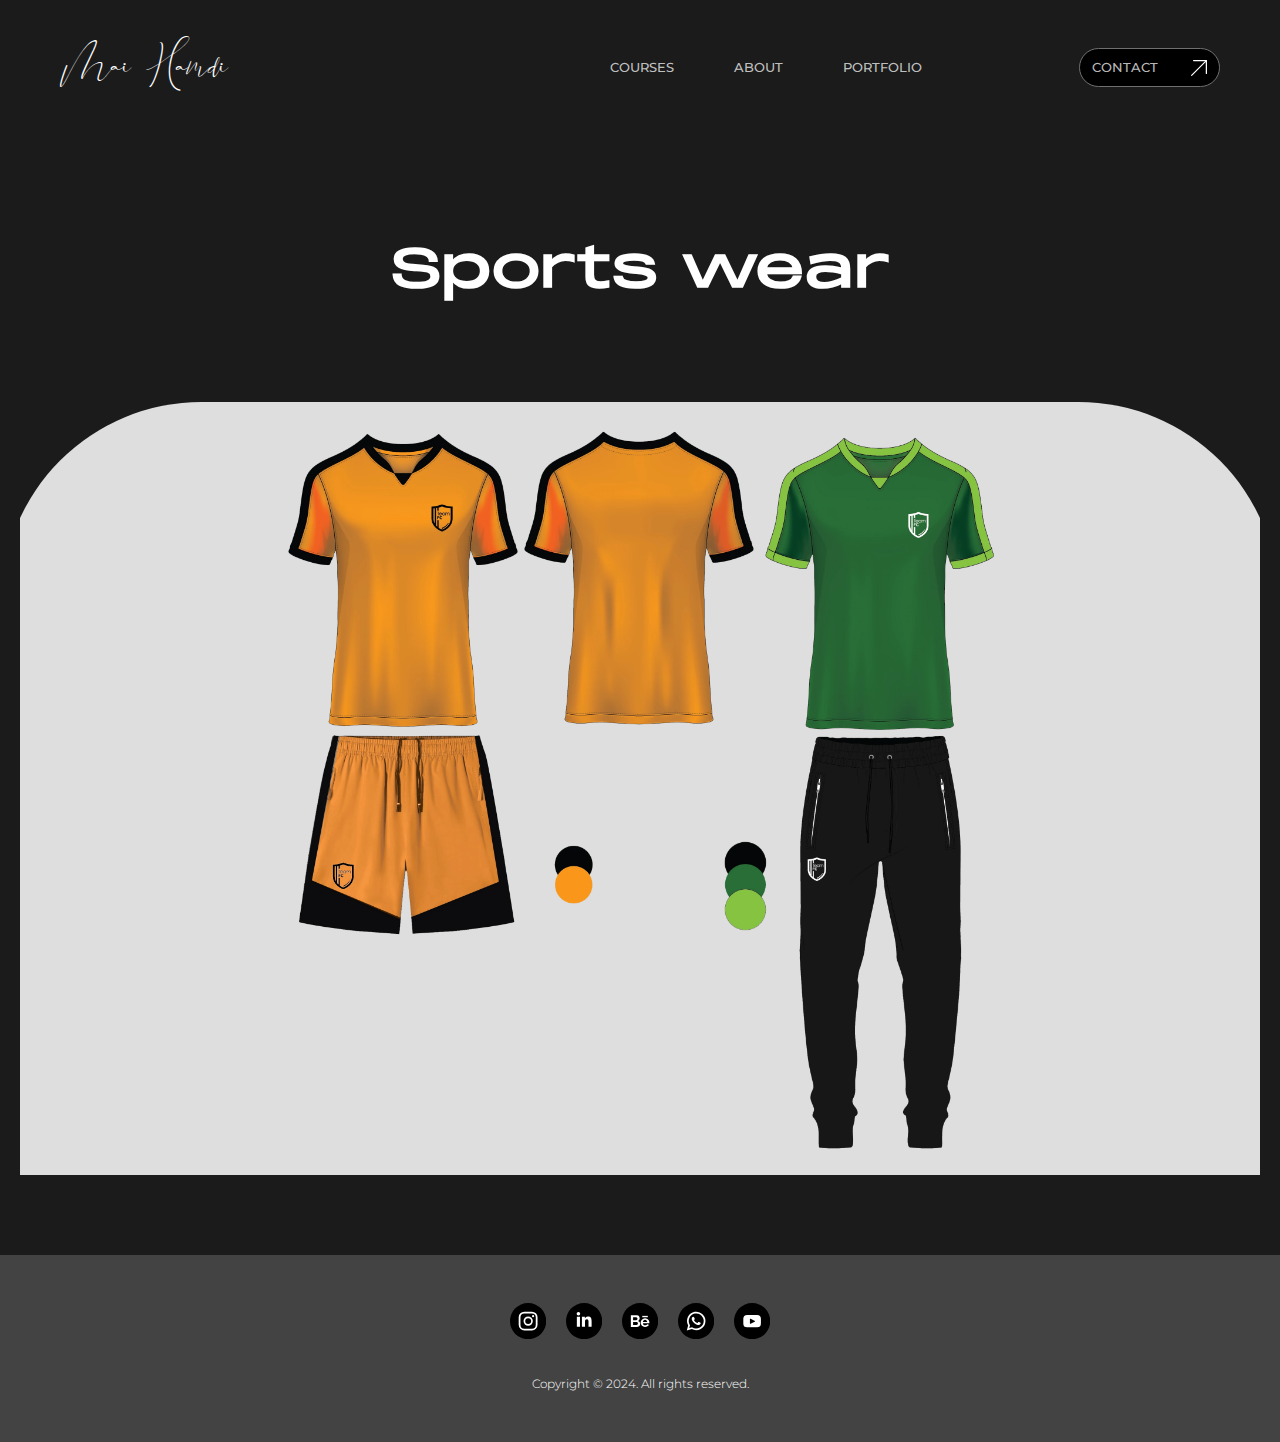
<file: another_pages/carousel/index_sport2D.html>
<!DOCTYPE html>
<html lang="en">
  <head>
    <meta charset="UTF-8" />
    <meta name="viewport" content="width=device-width, initial-scale=1.0" />
    <!-- <link
      rel="stylesheet"
      href="https://cdnjs.cloudflare.com/ajax/libs/materialize/1.0.0/css/materialize.min.css"
    /> -->
    <link rel="stylesheet" href="../../css/style.css" />
    <style>
      .arr {
        position: relative;
        color: white;
      }
      .arr div {
        cursor: pointer;
        position: absolute;
        width: 35px;
        height: 35px;
        border-top: 4.5px solid #dedede;
        border-left: 4.5px solid #dedede;
        top: 35px;
      }
      .arr.left div {
        transform: rotate(-45deg);
        left: 100px;
      }
      .arr.right div {
        transform: rotate(135deg);
      }

      .section__title {
        text-align: center;
        margin: 6rem 0 6rem 0;
      }
      .container1 {
        display: flex;
        justify-content: space-between;
        align-items: center;
        padding-inline: 1.25rem;
      }
      /* .container1 {
        display: flex;
        justify-content: space-between;
        align-items: center;
        padding-inline: 1.25rem;
        flex-direction: column;
        gap: 9rem;
        margin-bottom: 8rem;
      } */
      .carousel {
        width: 100%;
        height: 773px;
        position: relative;
      }
      .carousel .carousel-item {
        width: 1276.65px;
      }
      .carousel-item img {
        width: 57%;
        height: auto;
      }
      .carousel-item {
        background: #363636;
        border-radius: 200px 200px 0 0;
        display: flex;
        justify-content: center;
        align-items: center;
      }
      .carousel-item.active {
        background-color: #dedede;
      }
      @media screen and (max-width: 1024px) {
        .section__title {
          font-size: min(3rem, 9vw);
          margin: 6rem 0 4rem 0;
        }
        .arr div {
          width: 20px;
          height: 20px;
          border-top: 1.5px solid #dedede;
          border-left: 1.5px solid #dedede;
          top: 236px;
        }
        .arr.left div {
          left: 120px;
        }
        .arr.right {
          right: 144px !important;
        }
        .carousel {
          width: 100vw;
          height: 414px;
        }
        .carousel .carousel-item img {
          max-width: 100%;
          height: auto;
        }
        .carousel .carousel-item {
          width: 100%;
        }
        .carousel .carousel-item img {
          width: 90% !important;
          margin-top: 25%;
        }
        .carousel .carousel-item:nth-child(12) img {
          width: 85% !important;
          margin-top: 1%;
        }
      }
    </style>
    <title>Carousel</title>
  </head>
  <body>
    <header class="header" id="header">
      <nav class="nav container">
        <a href="../../index.html" class="nav__logo">Mai Hamdi</a>
        <div class="nav__menu" id="nav-menu">
          <ul class="nav__list">
            <li>
              <a href="../../index.html#courses" class="nav__link">COURSES</a>
            </li>
            <li>
              <a href="../../index.html#about" class="nav__link">ABOUT</a>
            </li>
            <li>
              <a href="../../index.html#selected-works" class="nav__link"
                >PORTFOLIO</a
              >
            </li>
            <li>
              <a href="../../index.html#contact" class="nav__link latest"
                >CONTACT
                <svg
                  xmlns="http://www.w3.org/2000/svg"
                  width="16.013"
                  height="16.013"
                  viewBox="0 0 16.013 16.013"
                >
                  <g
                    id="Group_14"
                    data-name="Group 14"
                    transform="translate(-249.767 -275.705)"
                  >
                    <path
                      id="Path_1"
                      data-name="Path 1"
                      d="M250.39,291.718a.622.622,0,0,1-.44-1.062l14.768-14.768a.622.622,0,0,1,1.062.44v12.788a.622.622,0,0,1-1.245,0V277.83L250.83,291.535A.62.62,0,0,1,250.39,291.718Z"
                      transform="translate(0)"
                      fill="#fff"
                    />
                    <path
                      id="Path_2"
                      data-name="Path 2"
                      d="M269.542,276.95H256.754a.622.622,0,0,1,0-1.245h12.788a.622.622,0,0,1,0,1.245Z"
                      transform="translate(-4.384 0)"
                      fill="#fff"
                    />
                  </g>
                </svg>
              </a>
            </li>
          </ul>

          <!-- Close Button -->
          <div class="nav__close" id="nav-close">
            <i class="ri-close-large-line"></i>
          </div>
        </div>

        <!-- Toggle Button -->
        <div class="nav__toggle" id="nav-toggle">
          <i class="ri-menu-line"></i>
        </div>
      </nav>
    </header>
    <h2 class="section__title">Sports wear</h2>
    <div class="container1">
      <div class="arr left"><div></div></div>
      <div class="carousel">
        <div class="carousel-item">
          <img src="../../img/2D/SPORTSWEAR/1.webp" style="width: 57%" alt="" />
        </div>
        <div class="carousel-item">
          <img src="../../img/2D/SPORTSWEAR/2.webp" style="width: 66%" alt="" />
        </div>
        <div class="carousel-item">
          <img src="../../img/2D/SPORTSWEAR/3.webp" style="width: 75%" alt="" />
        </div>
        <div class="carousel-item">
          <img src="../../img/2D/SPORTSWEAR/5.webp" style="width: 75%" alt="" />
        </div>
        <div class="carousel-item">
          <img src="../../img/2D/SPORTSWEAR/7.webp" style="width: 75%" alt="" />
        </div>
        <div class="carousel-item">
          <img src="../../img/2D/SPORTSWEAR/8.webp" style="width: 75%" alt="" />
        </div>
        <div class="carousel-item">
          <img
            src="../../img/2D/SPORTSWEAR/10.webp"
            style="width: 55%"
            alt=""
          />
        </div>
        <div class="carousel-item">
          <img
            src="../../img/2D/SPORTSWEAR/11.webp"
            style="width: 95%"
            alt=""
          />
        </div>
        <div class="carousel-item">
          <img
            src="../../img/2D/SPORTSWEAR/12.webp"
            style="width: 95%"
            alt=""
          />
        </div>
        <div class="carousel-item">
          <img
            src="../../img/2D/SPORTSWEAR/13.webp"
            style="width: 95%"
            alt=""
          />
        </div>
        <div class="carousel-item">
          <img
            src="../../img/2D/SPORTSWEAR/14.webp"
            style="width: 95%"
            alt=""
          />
        </div>
        <div class="carousel-item">
          <img
            src="../../img/2D/SPORTSWEAR/15.webp"
            style="width: 45%"
            alt=""
          />
        </div>
        <div class="carousel-item">
          <img
            src="../../img/2D/SPORTSWEAR/16.webp"
            style="width: 75%"
            alt=""
          />
        </div>
        <div class="carousel-item">
          <img
            src="../../img/2D/SPORTSWEAR/17.webp"
            style="width: 76%"
            alt=""
          />
        </div>
        <div class="carousel-item">
          <img
            src="../../img/2D/SPORTSWEAR/18.webp"
            style="width: 76%"
            alt=""
          />
        </div>
        <div class="carousel-item">
          <img
            src="../../img/2D/SPORTSWEAR/19.webp"
            style="width: 70%"
            alt=""
          />
        </div>
        <div class="carousel-item">
          <img
            src="../../img/2D/SPORTSWEAR/21.webp"
            style="width: 85%"
            alt=""
          />
        </div>
        <div class="carousel-item">
          <img
            src="../../img/2D/SPORTSWEAR/22.webp"
            style="width: 75%"
            alt=""
          />
        </div>
        <div class="carousel-item">
          <img
            src="../../img/2D/SPORTSWEAR/23.webp"
            style="width: 75%"
            alt=""
          />
        </div>
      </div>
      <div class="arr right" style="right: 100px"><div></div></div>
    </div>
    <footer class="section">
      <div class="footer__container">
        <div class="footer__icons">
          <a
            href="https://www.instagram.com/mayosh.hamdi?igsh=dXN6Z2psMXpnNWls"
          >
            <svg
              xmlns="http://www.w3.org/2000/svg"
              width="36.233"
              height="36.233"
              viewBox="0 0 36.233 36.233"
            >
              <g
                id="Group_70"
                data-name="Group 70"
                transform="translate(-305.28 -625.058)"
              >
                <circle
                  id="Ellipse_6"
                  data-name="Ellipse 6"
                  cx="18.117"
                  cy="18.117"
                  r="18.117"
                  transform="translate(305.28 625.057)"
                />
                <g id="Group_69" data-name="Group 69">
                  <path
                    id="Path_464"
                    data-name="Path 464"
                    d="M328.388,637.113a1.105,1.105,0,1,0,1.106,1.105A1.105,1.105,0,0,0,328.388,637.113Z"
                    fill="#fff"
                  />
                  <path
                    id="Path_465"
                    data-name="Path 465"
                    d="M323.474,638.531a4.643,4.643,0,1,0,4.643,4.643A4.649,4.649,0,0,0,323.474,638.531Zm0,7.618a2.974,2.974,0,1,1,2.974-2.975A2.978,2.978,0,0,1,323.474,646.149Z"
                    fill="#fff"
                  />
                  <path
                    id="Path_466"
                    data-name="Path 466"
                    d="M327.16,652.6h-7.528a5.671,5.671,0,0,1-5.664-5.664V639.41a5.671,5.671,0,0,1,5.664-5.664h7.528a5.671,5.671,0,0,1,5.664,5.664v7.528A5.671,5.671,0,0,1,327.16,652.6Zm-7.528-17.082a3.894,3.894,0,0,0-3.89,3.89v7.528a3.894,3.894,0,0,0,3.89,3.89h7.528a3.894,3.894,0,0,0,3.89-3.89V639.41a3.894,3.894,0,0,0-3.89-3.89Z"
                    fill="#fff"
                  />
                </g>
              </g>
            </svg>
          </a>
          <a href="https://eg.linkedin.com/in/maihamdi">
            <svg
              xmlns="http://www.w3.org/2000/svg"
              width="36.233"
              height="36.233"
              viewBox="0 0 36.233 36.233"
            >
              <g
                id="Group_66"
                data-name="Group 66"
                transform="translate(-361.49 -625.058)"
              >
                <circle
                  id="Ellipse_4"
                  data-name="Ellipse 4"
                  cx="18.117"
                  cy="18.117"
                  r="18.117"
                  transform="translate(361.489 625.057)"
                />
                <g id="Group_65" data-name="Group 65">
                  <path
                    id="Path_460"
                    data-name="Path 460"
                    d="M372.348,638.932h3.114v10.005h-3.114Zm1.558-4.972a1.8,1.8,0,1,1-1.806,1.8,1.8,1.8,0,0,1,1.806-1.8"
                    fill="#fff"
                  />
                  <path
                    id="Path_461"
                    data-name="Path 461"
                    d="M377.414,638.932H380.4V640.3h.041a3.27,3.27,0,0,1,2.945-1.616c3.149,0,3.729,2.071,3.729,4.765v5.488H384v-4.864c0-1.162-.022-2.654-1.616-2.654-1.619,0-1.866,1.264-1.866,2.569v4.949h-3.108Z"
                    fill="#fff"
                  />
                </g>
              </g>
            </svg>
          </a>
          <a href="https://www.behance.net/mayoshhamd53b9">
            <svg
              xmlns="http://www.w3.org/2000/svg"
              width="36.233"
              height="36.233"
              viewBox="0 0 36.233 36.233"
            >
              <g
                id="Group_72"
                data-name="Group 72"
                transform="translate(-417.699 -625.058)"
              >
                <circle
                  id="Ellipse_7"
                  data-name="Ellipse 7"
                  cx="18.117"
                  cy="18.117"
                  r="18.117"
                  transform="translate(417.699 625.057)"
                />
                <g id="Group_71" data-name="Group 71">
                  <path
                    id="Path_467"
                    data-name="Path 467"
                    d="M435.88,645.982a2.627,2.627,0,0,1-1.1,2.219,3.753,3.753,0,0,1-1.192.571,5.156,5.156,0,0,1-1.444.2h-5.6V637.38h6.2a2.286,2.286,0,0,1,1.093.261,2.751,2.751,0,0,1,.833.677,3.127,3.127,0,0,1,.53.947,3.174,3.174,0,0,1-.236,2.661,2.588,2.588,0,0,1-1.241,1.1,2.978,2.978,0,0,1,1.575,1.053A3.045,3.045,0,0,1,435.88,645.982Zm-7.084-6.676v2.922h3a1.336,1.336,0,0,0,.971-.392,1.437,1.437,0,0,0,.4-1.077,1.488,1.488,0,0,0-.367-1.061,1.194,1.194,0,0,0-.906-.392Zm4.815,6.251a1.716,1.716,0,0,0-.106-.6,1.65,1.65,0,0,0-.286-.5,1.334,1.334,0,0,0-.424-.335,1.185,1.185,0,0,0-.539-.122H428.8v3.052h3.346a1.449,1.449,0,0,0,.579-.115,1.388,1.388,0,0,0,.466-.318,1.548,1.548,0,0,0,.31-.481A1.533,1.533,0,0,0,433.611,645.557Z"
                    fill="#fff"
                  />
                  <path
                    id="Path_468"
                    data-name="Path 468"
                    d="M440.758,648.968a4.6,4.6,0,0,1-1.8-.34,4.064,4.064,0,0,1-2.253-2.285,4.352,4.352,0,0,1-.308-1.629,4.621,4.621,0,0,1,.3-1.668,4.055,4.055,0,0,1,2.254-2.317,4.6,4.6,0,0,1,1.826-.348,4.493,4.493,0,0,1,1.811.348,4.287,4.287,0,0,1,2.5,4.3,1.669,1.669,0,0,1-.04.317h-6.4a2.471,2.471,0,0,0,.237.869,2.132,2.132,0,0,0,1.171,1.06,2.228,2.228,0,0,0,.79.142,2.437,2.437,0,0,0,1.194-.308,1.631,1.631,0,0,0,.767-.814l1.819.506a3.692,3.692,0,0,1-1.463,1.557A4.532,4.532,0,0,1,440.758,648.968Zm2.151-5a2.207,2.207,0,0,0-.688-1.495,2.158,2.158,0,0,0-2.933.008,2.177,2.177,0,0,0-.467.649,2.285,2.285,0,0,0-.213.838Z"
                    fill="#fff"
                  />
                  <path
                    id="Path_469"
                    data-name="Path 469"
                    d="M437.97,637.93h5.545v1.376H437.97Z"
                    fill="#fff"
                  />
                </g>
              </g>
            </svg>
          </a>
          <a href="https://wa.me/message/5TE35XNCGUUTC1">
            <svg
              xmlns="http://www.w3.org/2000/svg"
              width="36.233"
              height="36.233"
              viewBox="0 0 36.233 36.233"
            >
              <g
                id="Group_68"
                data-name="Group 68"
                transform="translate(-473.909 -625.058)"
              >
                <circle
                  id="Ellipse_5"
                  data-name="Ellipse 5"
                  cx="18.117"
                  cy="18.117"
                  r="18.117"
                  transform="translate(473.909 625.057)"
                />
                <g id="Group_67" data-name="Group 67">
                  <path
                    id="Path_462"
                    data-name="Path 462"
                    d="M482.7,652.525l1.34-5a9.258,9.258,0,1,1,3.688,3.656Zm5.278-3.222.317.189a7.512,7.512,0,1,0-2.572-2.548l.195.319-.749,2.793Z"
                    fill="#fff"
                  />
                  <path
                    id="Path_463"
                    data-name="Path 463"
                    d="M495.553,644.345a1.549,1.549,0,0,0-1.323-.3c-.343.14-.563.678-.785.953a.329.329,0,0,1-.426.092,6,6,0,0,1-2.991-2.561.367.367,0,0,1,.047-.5,2.023,2.023,0,0,0,.543-.882,1.932,1.932,0,0,0-.243-1.044,2.48,2.48,0,0,0-.77-1.161,1.057,1.057,0,0,0-1.147.17,2.328,2.328,0,0,0-.807,1.845,2.618,2.618,0,0,0,.072.585,4.829,4.829,0,0,0,.562,1.294,10.132,10.132,0,0,0,.586.891,9.056,9.056,0,0,0,2.542,2.361,7.723,7.723,0,0,0,1.585.753,3.523,3.523,0,0,0,1.846.292,2.233,2.233,0,0,0,1.673-1.245,1.078,1.078,0,0,0,.078-.635C496.5,644.816,495.907,644.556,495.553,644.345Z"
                    fill="#fff"
                    fill-rule="evenodd"
                  />
                </g>
              </g>
            </svg>
          </a>
          <a href="https://youtube.com/@maielshehawi5686?si=luKQOzCAuoqhhrUX">
            <svg
              xmlns="http://www.w3.org/2000/svg"
              width="36.233"
              height="36.233"
              viewBox="0 0 36.233 36.233"
            >
              <g
                id="Group_73"
                data-name="Group 73"
                transform="translate(-530.119 -625.058)"
              >
                <circle
                  id="Ellipse_8"
                  data-name="Ellipse 8"
                  cx="18.117"
                  cy="18.117"
                  r="18.117"
                  transform="translate(530.119 625.057)"
                />
                <path
                  id="Path_470"
                  data-name="Path 470"
                  d="M557.035,640.876a3.862,3.862,0,0,0-3.862-3.861H543.3a3.861,3.861,0,0,0-3.861,3.861v4.6a3.861,3.861,0,0,0,3.861,3.861h9.875a3.862,3.862,0,0,0,3.862-3.861Zm-5.808,2.642-4.428,2.191c-.173.094-.763-.032-.763-.229v-4.5c0-.2.595-.325.768-.226l4.239,2.306C551.221,643.164,551.407,643.421,551.227,643.518Z"
                  fill="#fff"
                />
              </g>
            </svg>
          </a>
        </div>
        <div class="footer__copywrite">
          <p>Copyright © 2024. All rights reserved.</p>
        </div>
      </div>
    </footer>
    <script src="https://cdnjs.cloudflare.com/ajax/libs/jquery/3.7.1/jquery.min.js"></script>
    <script src="https://cdnjs.cloudflare.com/ajax/libs/materialize/1.0.0/js/materialize.min.js"></script>
    <script>
      let navMenu = document.querySelector("#nav-menu");
      let navToggle = document.querySelector("#nav-toggle");
      let navClose = document.querySelector(".close");

      if (navToggle) {
        navToggle.addEventListener("click", () => {
          console.log("Ahmed");
          navMenu.classList.add("show-menu");
          let newEl = document.createElement("div");
          newEl.classList.add("close");
          navToggle.after(newEl);
          navToggle.style.display = "none";
          let navClose = document.querySelector(".close");
          if (navClose) {
            navClose.addEventListener("click", () => {
              navMenu.classList.remove("show-menu");
              navToggle.style.display = "block";
              navClose.remove();
            });
          }
        });
      }
      console.log(document.querySelector(".close"));
      if (navClose) {
        navClose.addEventListener("click", () => {
          navMenu.classList.remove("show-menu");
          navToggle.style.display = "block";
          document.body.remove(document.querySelector(".close"));
        });
      }
      // navToggle.classList.remove("close");
      // if (navMenu.classList.contains("show-menu")) {
      //   document.addEventListener("click", function () {
      //     navMenu.classList.remove("show-menu");
      //   });
      // }

      /*=============== Remove Menu ===============*/

      const navLinks = document.querySelectorAll(".nav__link");

      const linkAction = () => {
        const navMenu = document.querySelector("#nav-menu");
        // when you click on each link from nav remove show-menu class
        navMenu.classList.remove("show-menu");
        let navClose = document.querySelector(".close");
        navClose.remove("close");
        navToggle.style.display = "block";
      };

      navLinks.forEach((n) => n.addEventListener("click", linkAction));
    </script>
    <script>
      $(document).ready(function () {
        $(".carousel").carousel({
          padding: 300,
          numVisible: 1,
        });
        $(".left").click(function () {
          $(".carousel").carousel("prev");
        });

        $(".right").click(function () {
          $(".carousel").carousel("next");
        });
        // autoplay();
        // function autoplay() {
        //   $(".carousel").carousel("next");
        //   setTimeout(autoplay, 4500);
        // }
      });
    </script>
  </body>
</html>
</file>
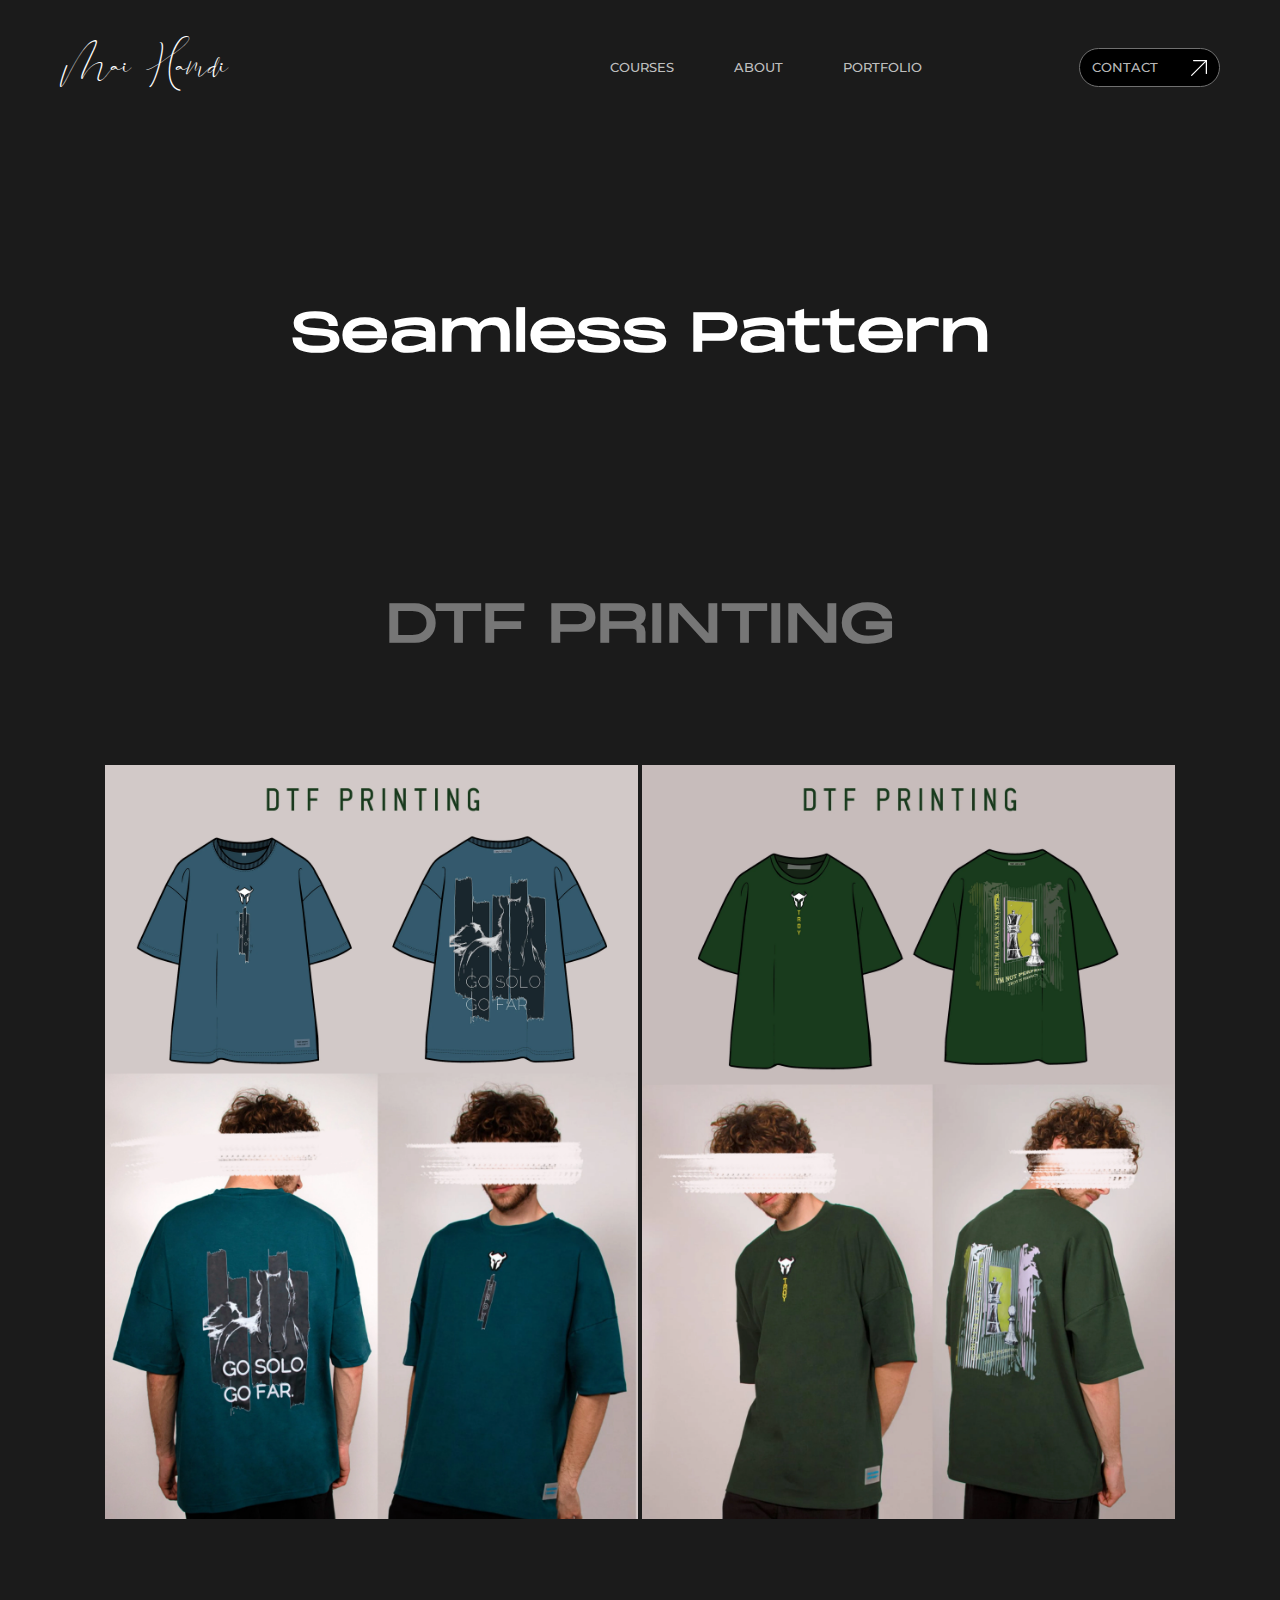
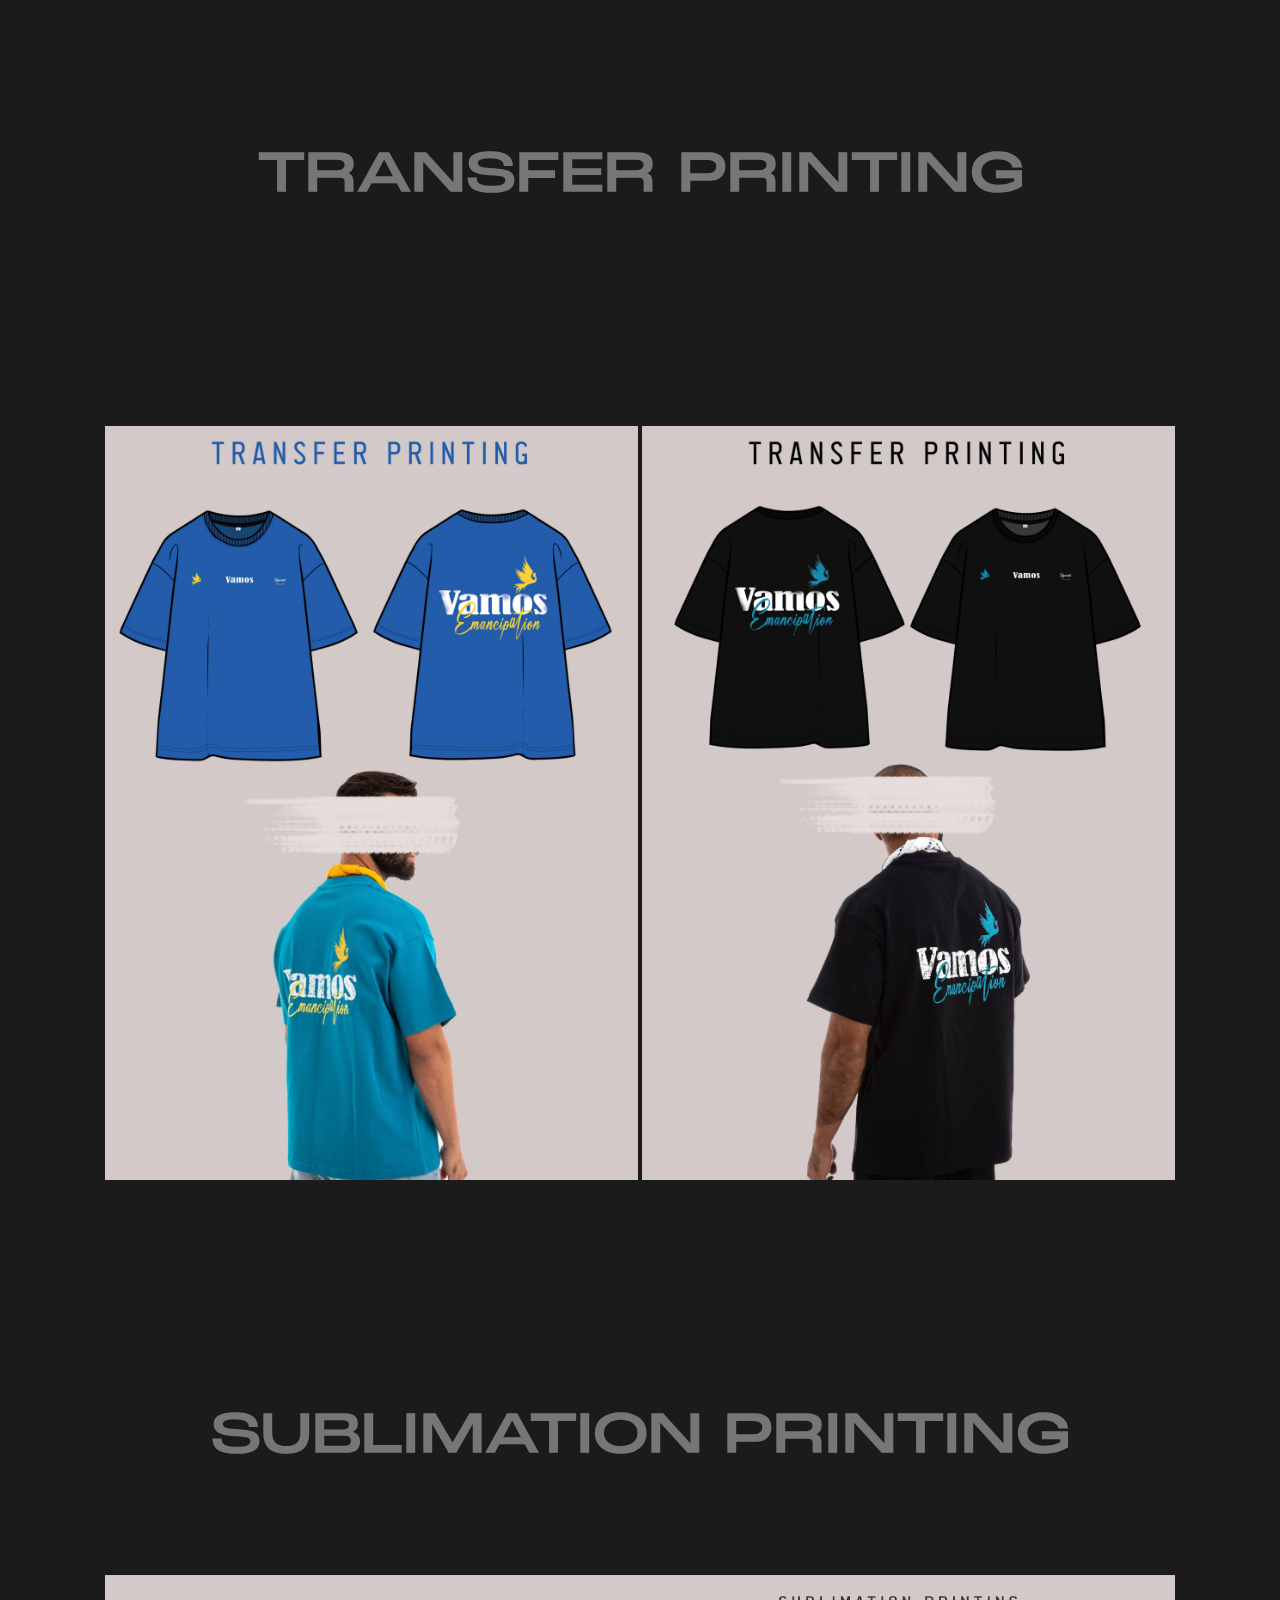
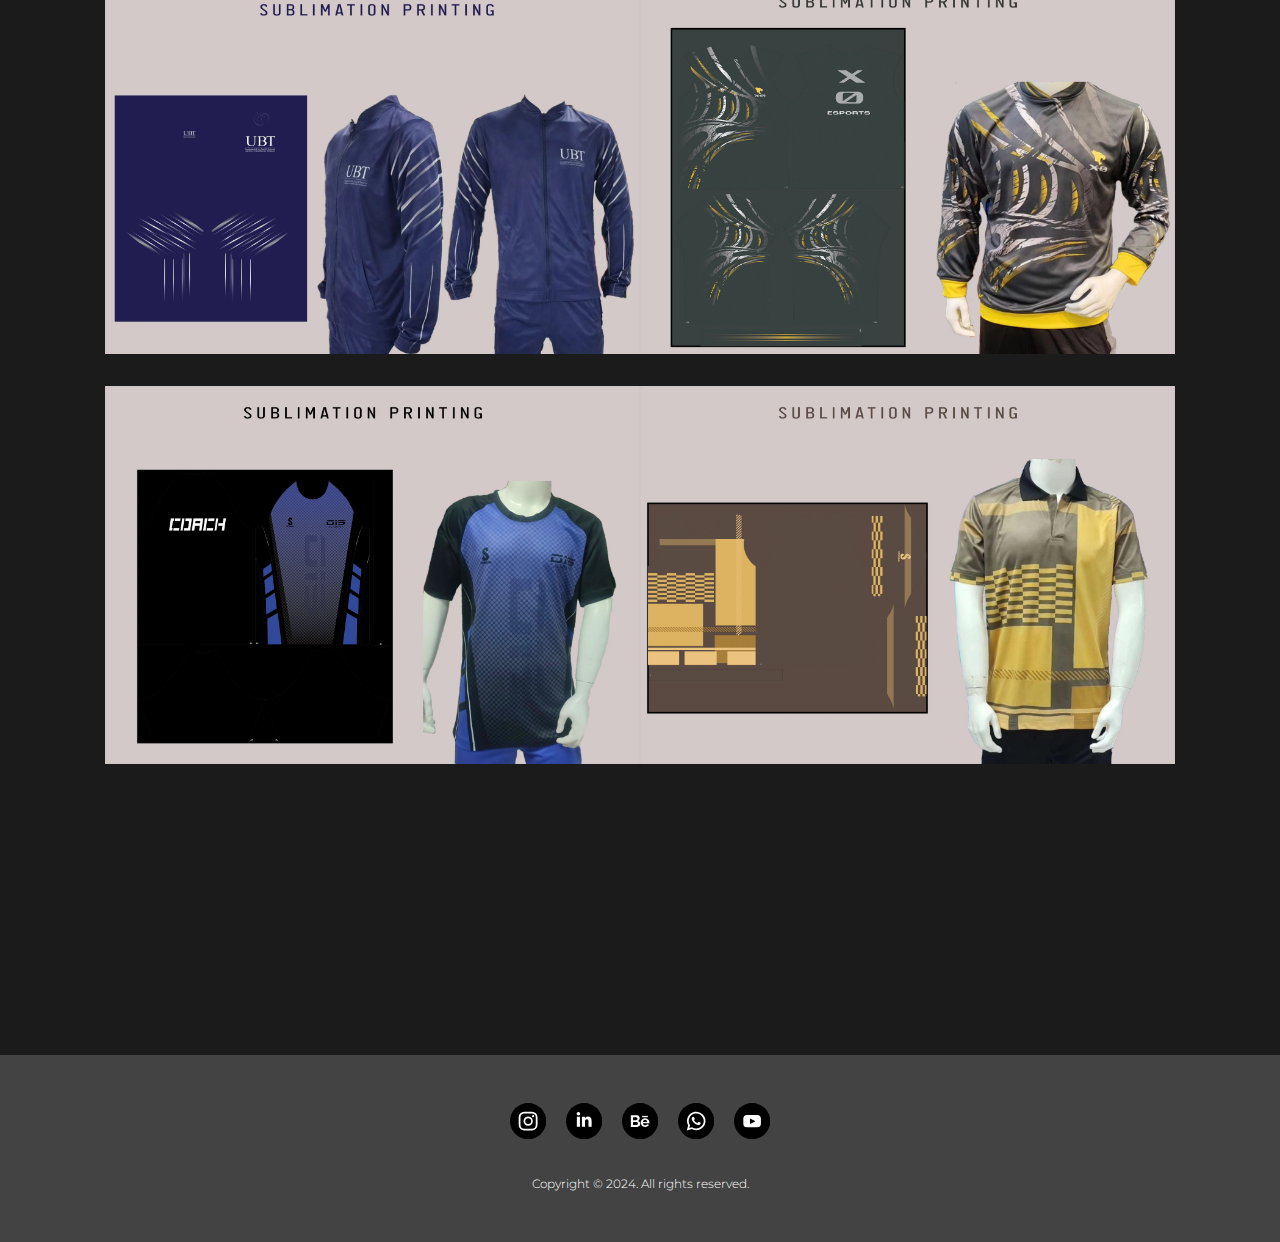
<file: another_pages/printing/indexprinting.html>
<!DOCTYPE html>
<html lang="en">

<head>
    <meta charset="UTF-8">
    <meta name="viewport" content="width=device-width, initial-scale=1.0">
    <title>Seamless Printing</title>
    <link rel="stylesheet" href="../../css/style.css">
    <link rel="stylesheet" href="printing.css">
</head>

<body>
    <header class="header" id="header">
        <nav class="nav container">
            <a href="../../index.html" class="nav__logo">Mai Hamdi</a>
            <div class="nav__menu" id="nav-menu">
                <ul class="nav__list">
                    <li><a href="../../index.html#courses" class="nav__link">COURSES</a></li>
                    <li><a href="../../index.html#about" class="nav__link">ABOUT</a></li>
                    <li><a href="../../index.html#selected-works" class="nav__link">PORTFOLIO</a></li>
                    <li>
                        <a href="../../index.html#contact" class="nav__link latest">CONTACT
                            <svg xmlns="http://www.w3.org/2000/svg" width="16.013" height="16.013"
                                viewBox="0 0 16.013 16.013">
                                <g id="Group_14" data-name="Group 14" transform="translate(-249.767 -275.705)">
                                    <path id="Path_1" data-name="Path 1"
                                        d="M250.39,291.718a.622.622,0,0,1-.44-1.062l14.768-14.768a.622.622,0,0,1,1.062.44v12.788a.622.622,0,0,1-1.245,0V277.83L250.83,291.535A.62.62,0,0,1,250.39,291.718Z"
                                        transform="translate(0)" fill="#fff" />
                                    <path id="Path_2" data-name="Path 2"
                                        d="M269.542,276.95H256.754a.622.622,0,0,1,0-1.245h12.788a.622.622,0,0,1,0,1.245Z"
                                        transform="translate(-4.384 0)" fill="#fff" />
                                </g>
                            </svg>
                        </a>
                    </li>
                </ul>
                <!-- Close Button -->
                <div class="nav__close" id="nav-close">
                    <i class="ri-close-large-line"></i>
                </div>
            </div>
            <!-- Toggle Button -->
            <div class="nav__toggle" id="nav-toggle">
                <i class="ri-menu-line"></i>
            </div>
        </nav>
    </header>
    <section class="printing">
        <div class="printing__container">
            <center class="section__title printing__title">
                Seamless Pattern
            </center>
            <div class="dtf-printing__container">
                <center class="dtf-printing__title section__title">DTF PRINTING</center>
                <div class="dtf-printing__imgs">
                    <img src="../../img/الطباعة النهائية/الطباعة النهائية/2.webp" alt="blue">
                    <img src="../../img/الطباعة النهائية/الطباعة النهائية/1.webp" alt="green">
                </div>
            </div>
            <div class="transfer-printing__container">
                <div class="transfer-printing__container">
                    <center class="transfer-printing__title section__title">TRANSFER PRINTING</center>
                    <div class="transfer-printing__imgs">
                        <img src="../../img/الطباعة النهائية/الطباعة النهائية/3.webp" alt="blue">
                        <img src="../../img/الطباعة النهائية/الطباعة النهائية/4.webp" alt="green">
                    </div>
                </div>
                <div class="sublimation-printing__container">
                    <center class="sublimation-printing__title section__title">SUBLIMATION PRINTING</center>
                    <div class="sublimation-printing__imgs">
                        <img src="../../img/الطباعة النهائية/الطباعة النهائية/5.webp" alt="blue">
                        <img src="../../img/الطباعة النهائية/الطباعة النهائية/6.webp" alt="gray">
                        <img src="../../img/الطباعة النهائية/الطباعة النهائية/8.webp" alt="blue_black">
                        <img src="../../img/الطباعة النهائية/الطباعة النهائية/7.webp" alt="yellow">
                    </div>
                </div>
            </div>
    </section>
    <footer class="section">
        <div class="footer__container">
            <div class="footer__icons">
                <a href="https://www.instagram.com/mayosh.hamdi?igsh=dXN6Z2psMXpnNWls">
                    <svg xmlns="http://www.w3.org/2000/svg" width="36.233" height="36.233" viewBox="0 0 36.233 36.233">
                        <g id="Group_70" data-name="Group 70" transform="translate(-305.28 -625.058)">
                            <circle id="Ellipse_6" data-name="Ellipse 6" cx="18.117" cy="18.117" r="18.117"
                                transform="translate(305.28 625.057)" />
                            <g id="Group_69" data-name="Group 69">
                                <path id="Path_464" data-name="Path 464"
                                    d="M328.388,637.113a1.105,1.105,0,1,0,1.106,1.105A1.105,1.105,0,0,0,328.388,637.113Z"
                                    fill="#fff" />
                                <path id="Path_465" data-name="Path 465"
                                    d="M323.474,638.531a4.643,4.643,0,1,0,4.643,4.643A4.649,4.649,0,0,0,323.474,638.531Zm0,7.618a2.974,2.974,0,1,1,2.974-2.975A2.978,2.978,0,0,1,323.474,646.149Z"
                                    fill="#fff" />
                                <path id="Path_466" data-name="Path 466"
                                    d="M327.16,652.6h-7.528a5.671,5.671,0,0,1-5.664-5.664V639.41a5.671,5.671,0,0,1,5.664-5.664h7.528a5.671,5.671,0,0,1,5.664,5.664v7.528A5.671,5.671,0,0,1,327.16,652.6Zm-7.528-17.082a3.894,3.894,0,0,0-3.89,3.89v7.528a3.894,3.894,0,0,0,3.89,3.89h7.528a3.894,3.894,0,0,0,3.89-3.89V639.41a3.894,3.894,0,0,0-3.89-3.89Z"
                                    fill="#fff" />
                            </g>
                        </g>
                    </svg>
                </a>
                <a href="https://eg.linkedin.com/in/maihamdi">
                    <svg xmlns="http://www.w3.org/2000/svg" width="36.233" height="36.233" viewBox="0 0 36.233 36.233">
                        <g id="Group_66" data-name="Group 66" transform="translate(-361.49 -625.058)">
                            <circle id="Ellipse_4" data-name="Ellipse 4" cx="18.117" cy="18.117" r="18.117"
                                transform="translate(361.489 625.057)" />
                            <g id="Group_65" data-name="Group 65">
                                <path id="Path_460" data-name="Path 460"
                                    d="M372.348,638.932h3.114v10.005h-3.114Zm1.558-4.972a1.8,1.8,0,1,1-1.806,1.8,1.8,1.8,0,0,1,1.806-1.8"
                                    fill="#fff" />
                                <path id="Path_461" data-name="Path 461"
                                    d="M377.414,638.932H380.4V640.3h.041a3.27,3.27,0,0,1,2.945-1.616c3.149,0,3.729,2.071,3.729,4.765v5.488H384v-4.864c0-1.162-.022-2.654-1.616-2.654-1.619,0-1.866,1.264-1.866,2.569v4.949h-3.108Z"
                                    fill="#fff" />
                            </g>
                        </g>
                    </svg>
                </a>
                <a href="https://www.behance.net/mayoshhamd53b9">
                    <svg xmlns="http://www.w3.org/2000/svg" width="36.233" height="36.233" viewBox="0 0 36.233 36.233">
                        <g id="Group_72" data-name="Group 72" transform="translate(-417.699 -625.058)">
                            <circle id="Ellipse_7" data-name="Ellipse 7" cx="18.117" cy="18.117" r="18.117"
                                transform="translate(417.699 625.057)" />
                            <g id="Group_71" data-name="Group 71">
                                <path id="Path_467" data-name="Path 467"
                                    d="M435.88,645.982a2.627,2.627,0,0,1-1.1,2.219,3.753,3.753,0,0,1-1.192.571,5.156,5.156,0,0,1-1.444.2h-5.6V637.38h6.2a2.286,2.286,0,0,1,1.093.261,2.751,2.751,0,0,1,.833.677,3.127,3.127,0,0,1,.53.947,3.174,3.174,0,0,1-.236,2.661,2.588,2.588,0,0,1-1.241,1.1,2.978,2.978,0,0,1,1.575,1.053A3.045,3.045,0,0,1,435.88,645.982Zm-7.084-6.676v2.922h3a1.336,1.336,0,0,0,.971-.392,1.437,1.437,0,0,0,.4-1.077,1.488,1.488,0,0,0-.367-1.061,1.194,1.194,0,0,0-.906-.392Zm4.815,6.251a1.716,1.716,0,0,0-.106-.6,1.65,1.65,0,0,0-.286-.5,1.334,1.334,0,0,0-.424-.335,1.185,1.185,0,0,0-.539-.122H428.8v3.052h3.346a1.449,1.449,0,0,0,.579-.115,1.388,1.388,0,0,0,.466-.318,1.548,1.548,0,0,0,.31-.481A1.533,1.533,0,0,0,433.611,645.557Z"
                                    fill="#fff" />
                                <path id="Path_468" data-name="Path 468"
                                    d="M440.758,648.968a4.6,4.6,0,0,1-1.8-.34,4.064,4.064,0,0,1-2.253-2.285,4.352,4.352,0,0,1-.308-1.629,4.621,4.621,0,0,1,.3-1.668,4.055,4.055,0,0,1,2.254-2.317,4.6,4.6,0,0,1,1.826-.348,4.493,4.493,0,0,1,1.811.348,4.287,4.287,0,0,1,2.5,4.3,1.669,1.669,0,0,1-.04.317h-6.4a2.471,2.471,0,0,0,.237.869,2.132,2.132,0,0,0,1.171,1.06,2.228,2.228,0,0,0,.79.142,2.437,2.437,0,0,0,1.194-.308,1.631,1.631,0,0,0,.767-.814l1.819.506a3.692,3.692,0,0,1-1.463,1.557A4.532,4.532,0,0,1,440.758,648.968Zm2.151-5a2.207,2.207,0,0,0-.688-1.495,2.158,2.158,0,0,0-2.933.008,2.177,2.177,0,0,0-.467.649,2.285,2.285,0,0,0-.213.838Z"
                                    fill="#fff" />
                                <path id="Path_469" data-name="Path 469" d="M437.97,637.93h5.545v1.376H437.97Z"
                                    fill="#fff" />
                            </g>
                        </g>
                    </svg>
                </a>
                <a href="https://wa.me/message/5TE35XNCGUUTC1">
                    <svg xmlns="http://www.w3.org/2000/svg" width="36.233" height="36.233" viewBox="0 0 36.233 36.233">
                        <g id="Group_68" data-name="Group 68" transform="translate(-473.909 -625.058)">
                            <circle id="Ellipse_5" data-name="Ellipse 5" cx="18.117" cy="18.117" r="18.117"
                                transform="translate(473.909 625.057)" />
                            <g id="Group_67" data-name="Group 67">
                                <path id="Path_462" data-name="Path 462"
                                    d="M482.7,652.525l1.34-5a9.258,9.258,0,1,1,3.688,3.656Zm5.278-3.222.317.189a7.512,7.512,0,1,0-2.572-2.548l.195.319-.749,2.793Z"
                                    fill="#fff" />
                                <path id="Path_463" data-name="Path 463"
                                    d="M495.553,644.345a1.549,1.549,0,0,0-1.323-.3c-.343.14-.563.678-.785.953a.329.329,0,0,1-.426.092,6,6,0,0,1-2.991-2.561.367.367,0,0,1,.047-.5,2.023,2.023,0,0,0,.543-.882,1.932,1.932,0,0,0-.243-1.044,2.48,2.48,0,0,0-.77-1.161,1.057,1.057,0,0,0-1.147.17,2.328,2.328,0,0,0-.807,1.845,2.618,2.618,0,0,0,.072.585,4.829,4.829,0,0,0,.562,1.294,10.132,10.132,0,0,0,.586.891,9.056,9.056,0,0,0,2.542,2.361,7.723,7.723,0,0,0,1.585.753,3.523,3.523,0,0,0,1.846.292,2.233,2.233,0,0,0,1.673-1.245,1.078,1.078,0,0,0,.078-.635C496.5,644.816,495.907,644.556,495.553,644.345Z"
                                    fill="#fff" fill-rule="evenodd" />
                            </g>
                        </g>
                    </svg>
                </a>
                <a href="https://youtube.com/@maielshehawi5686?si=luKQOzCAuoqhhrUX">
                    <svg xmlns="http://www.w3.org/2000/svg" width="36.233" height="36.233" viewBox="0 0 36.233 36.233">
                        <g id="Group_73" data-name="Group 73" transform="translate(-530.119 -625.058)">
                            <circle id="Ellipse_8" data-name="Ellipse 8" cx="18.117" cy="18.117" r="18.117"
                                transform="translate(530.119 625.057)" />
                            <path id="Path_470" data-name="Path 470"
                                d="M557.035,640.876a3.862,3.862,0,0,0-3.862-3.861H543.3a3.861,3.861,0,0,0-3.861,3.861v4.6a3.861,3.861,0,0,0,3.861,3.861h9.875a3.862,3.862,0,0,0,3.862-3.861Zm-5.808,2.642-4.428,2.191c-.173.094-.763-.032-.763-.229v-4.5c0-.2.595-.325.768-.226l4.239,2.306C551.221,643.164,551.407,643.421,551.227,643.518Z"
                                fill="#fff" />
                        </g>
                    </svg>
                </a>
            </div>
            <div class="footer__copywrite">
                <p>Copyright © 2024. All rights reserved.</p>
            </div>
        </div>
    </footer>
    <script>
        let navMenu = document.querySelector("#nav-menu");
        let navToggle = document.querySelector("#nav-toggle");
        let navClose = document.querySelector(".close");
  
        if (navToggle) {
          navToggle.addEventListener("click", () => {
            console.log("Ahmed");
            navMenu.classList.add("show-menu");
            let newEl = document.createElement("div");
            newEl.classList.add("close");
            navToggle.after(newEl);
            navToggle.style.display = "none";
            let navClose = document.querySelector(".close");
            if (navClose) {
              navClose.addEventListener("click", () => {
                navMenu.classList.remove("show-menu");
                navToggle.style.display = "block";
                navClose.remove();
              });
            }
          });
        }
        console.log(document.querySelector(".close"));
        if (navClose) {
          navClose.addEventListener("click", () => {
            navMenu.classList.remove("show-menu");
            navToggle.style.display = "block";
            document.body.remove(document.querySelector(".close"));
          });
        }
        // navToggle.classList.remove("close");
        // if (navMenu.classList.contains("show-menu")) {
        //   document.addEventListener("click", function () {
        //     navMenu.classList.remove("show-menu");
        //   });
        // }
  
        /*=============== Remove Menu ===============*/
  
        const navLinks = document.querySelectorAll(".nav__link");
  
        const linkAction = () => {
          const navMenu = document.querySelector("#nav-menu");
          // when you click on each link from nav remove show-menu class
          navMenu.classList.remove("show-menu");
          let navClose = document.querySelector(".close");
          navClose.remove("close");
          navToggle.style.display = "block";
        };
  
        navLinks.forEach((n) => n.addEventListener("click", linkAction));
      </script>
</body>

</html>
</file>
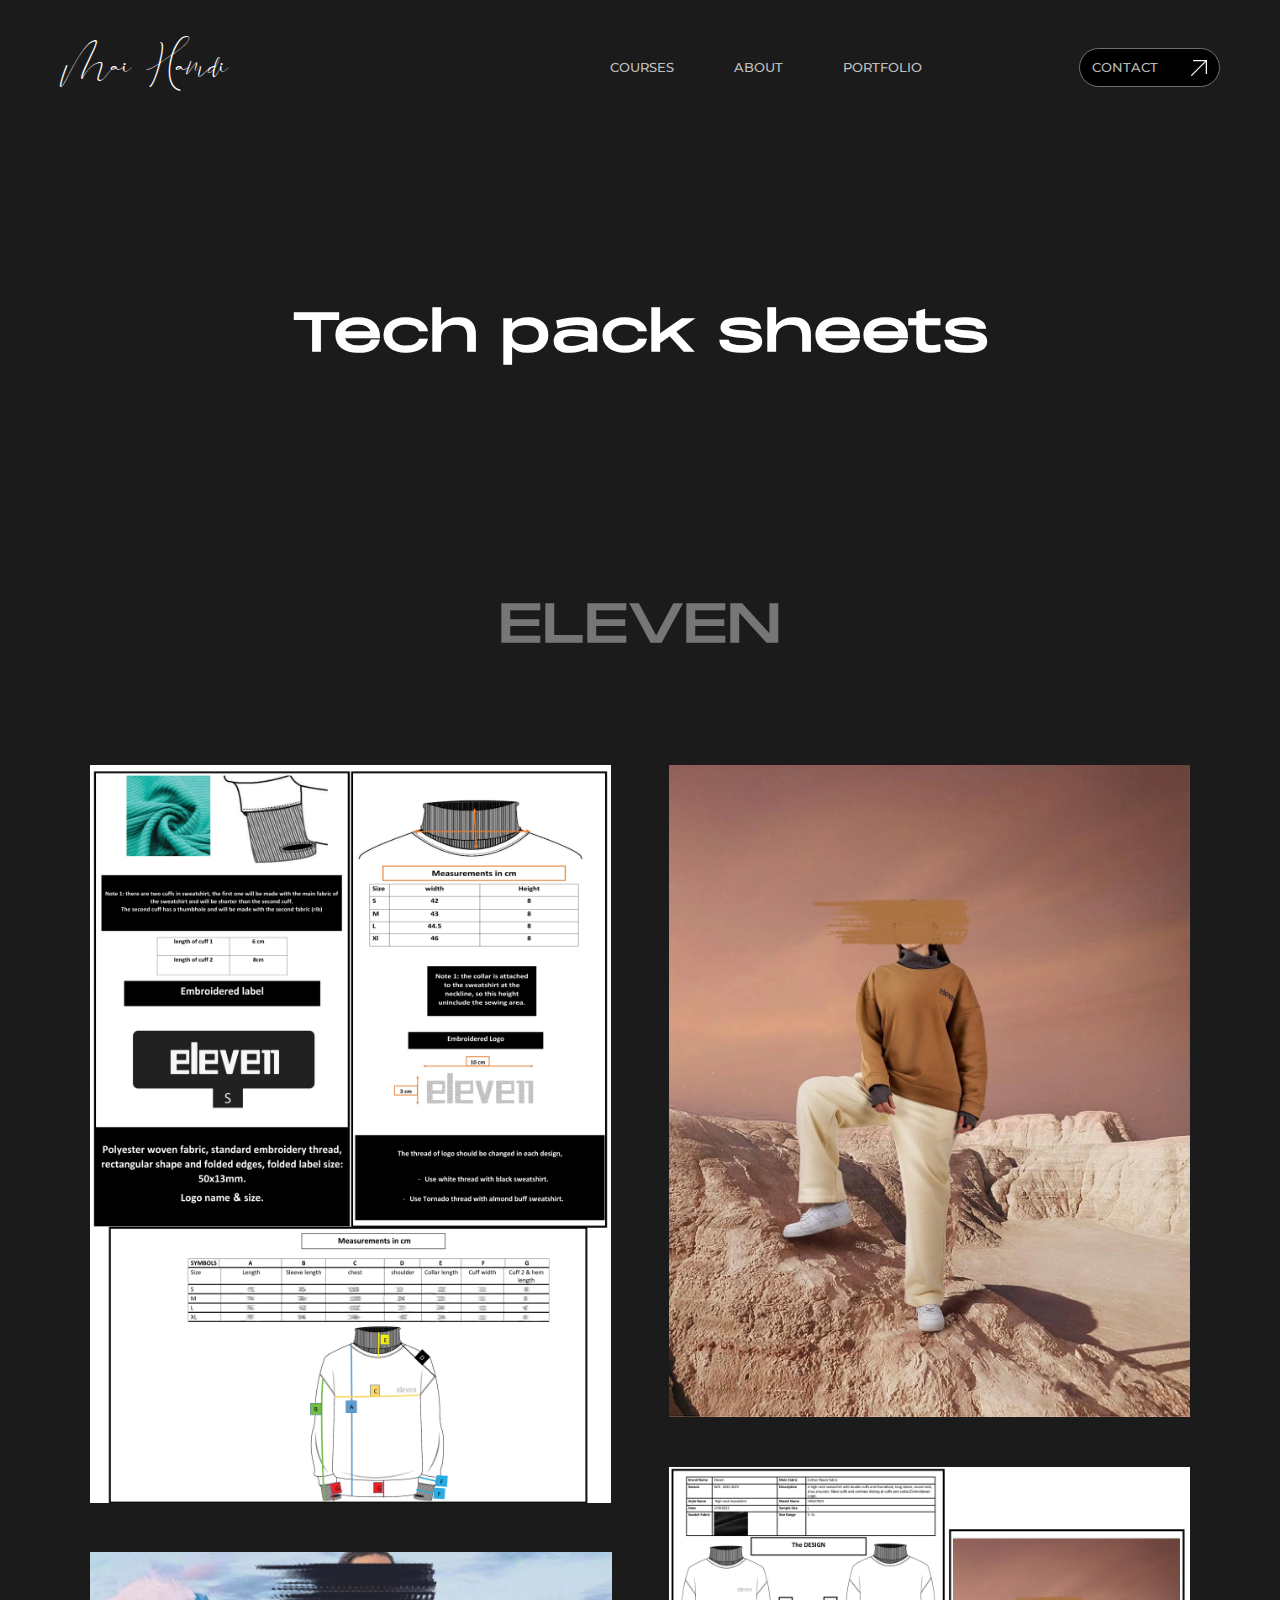
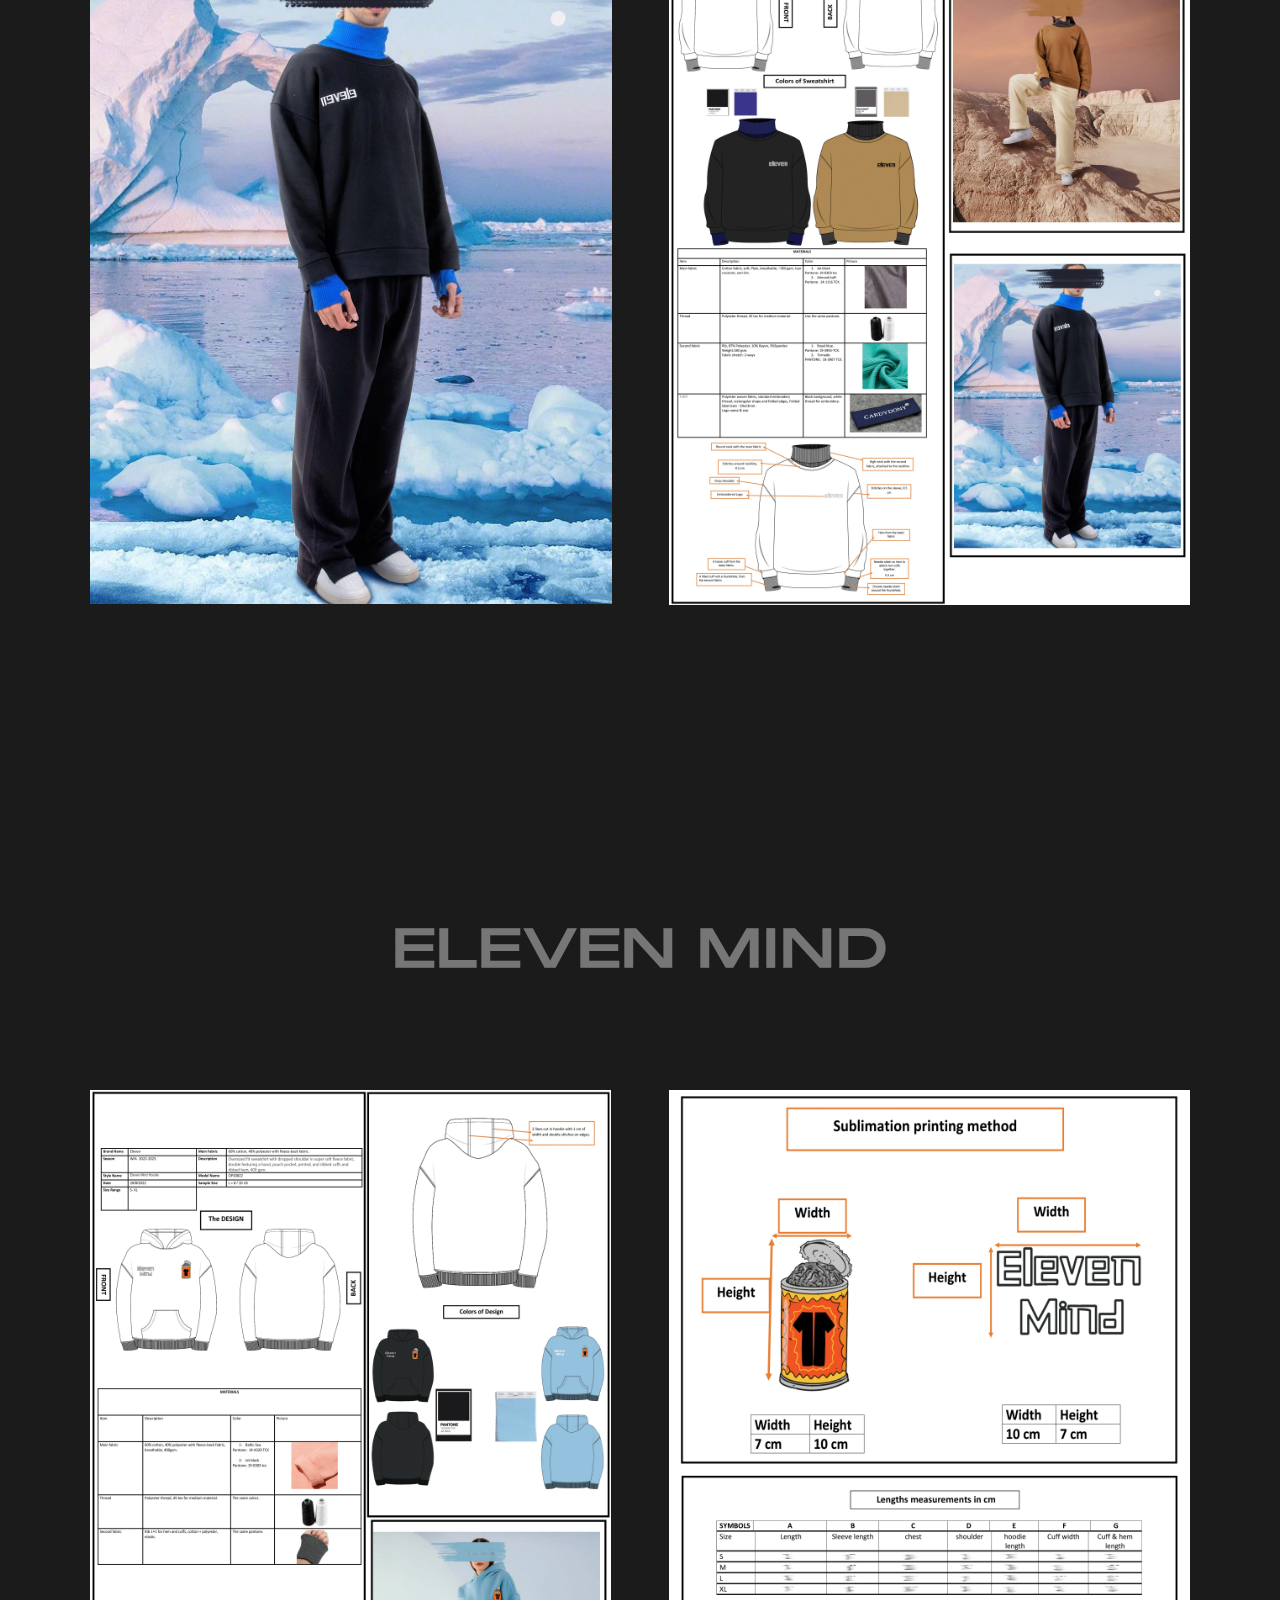
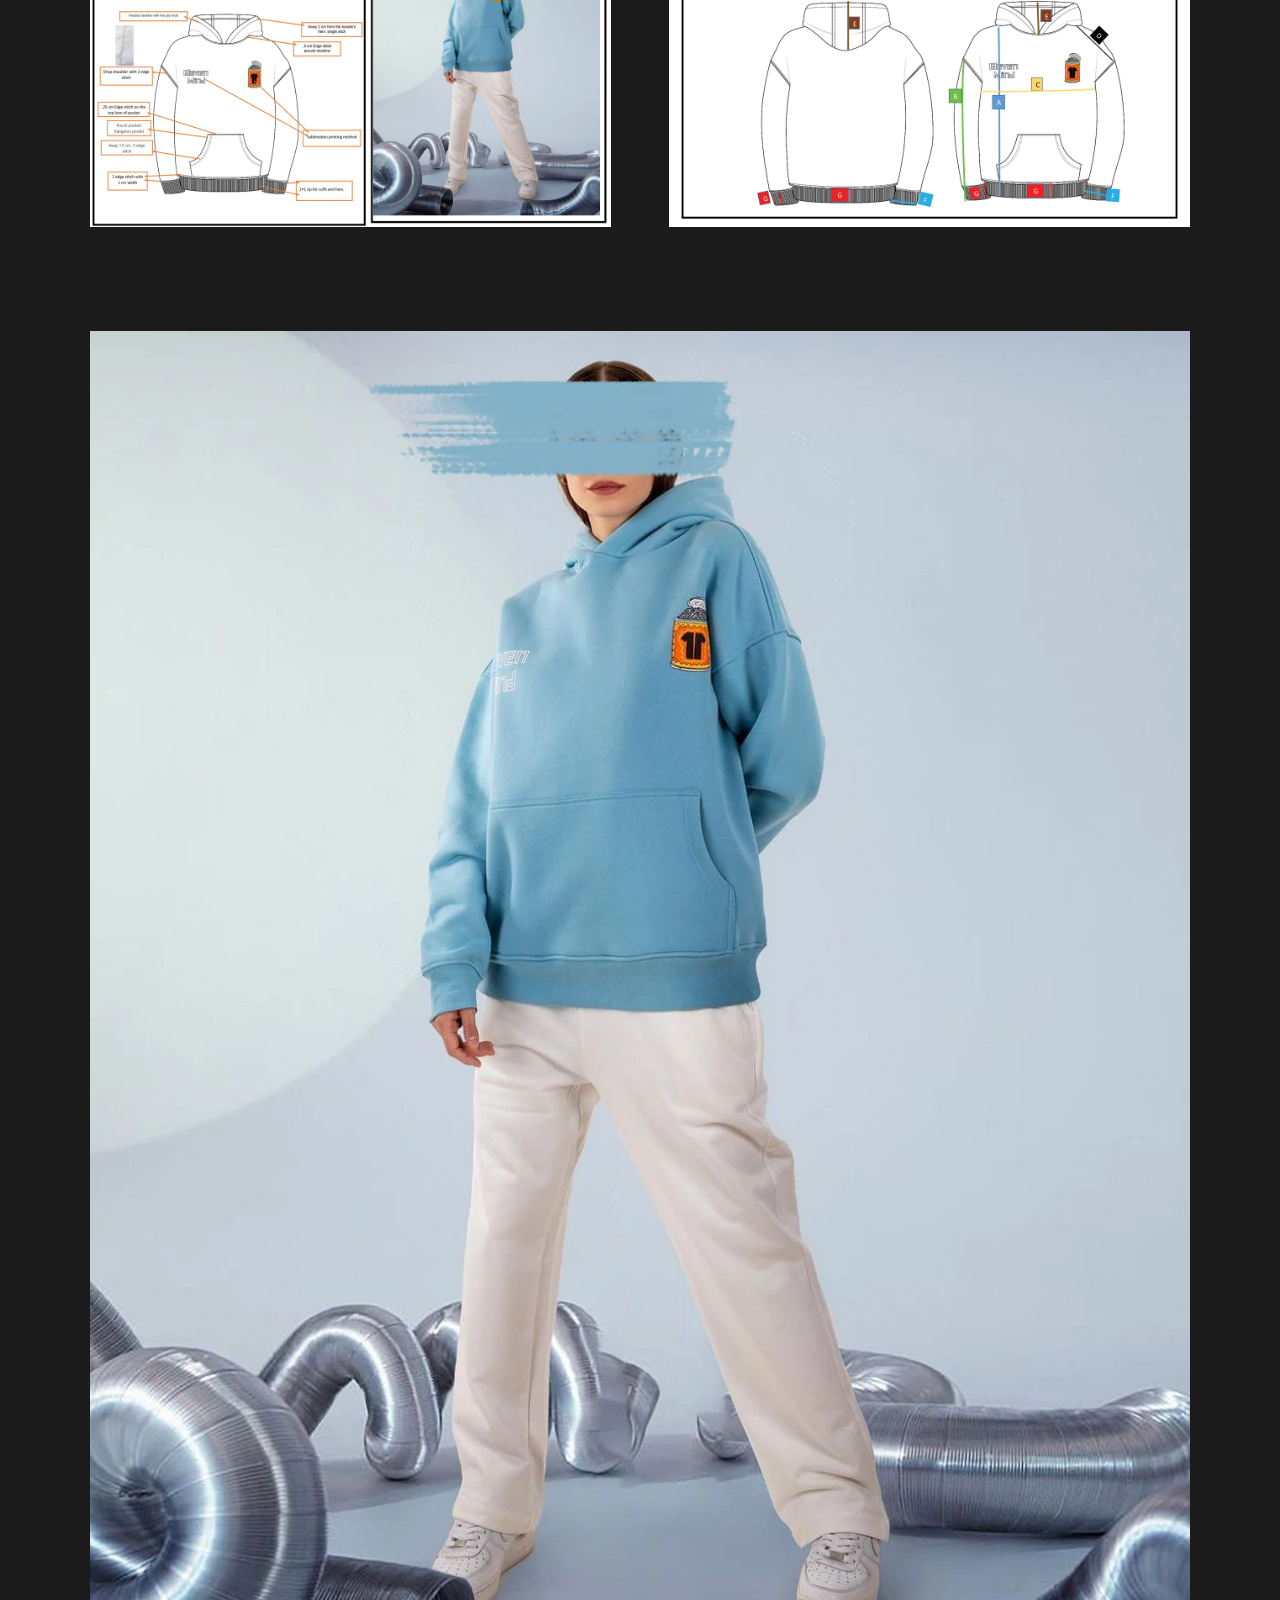
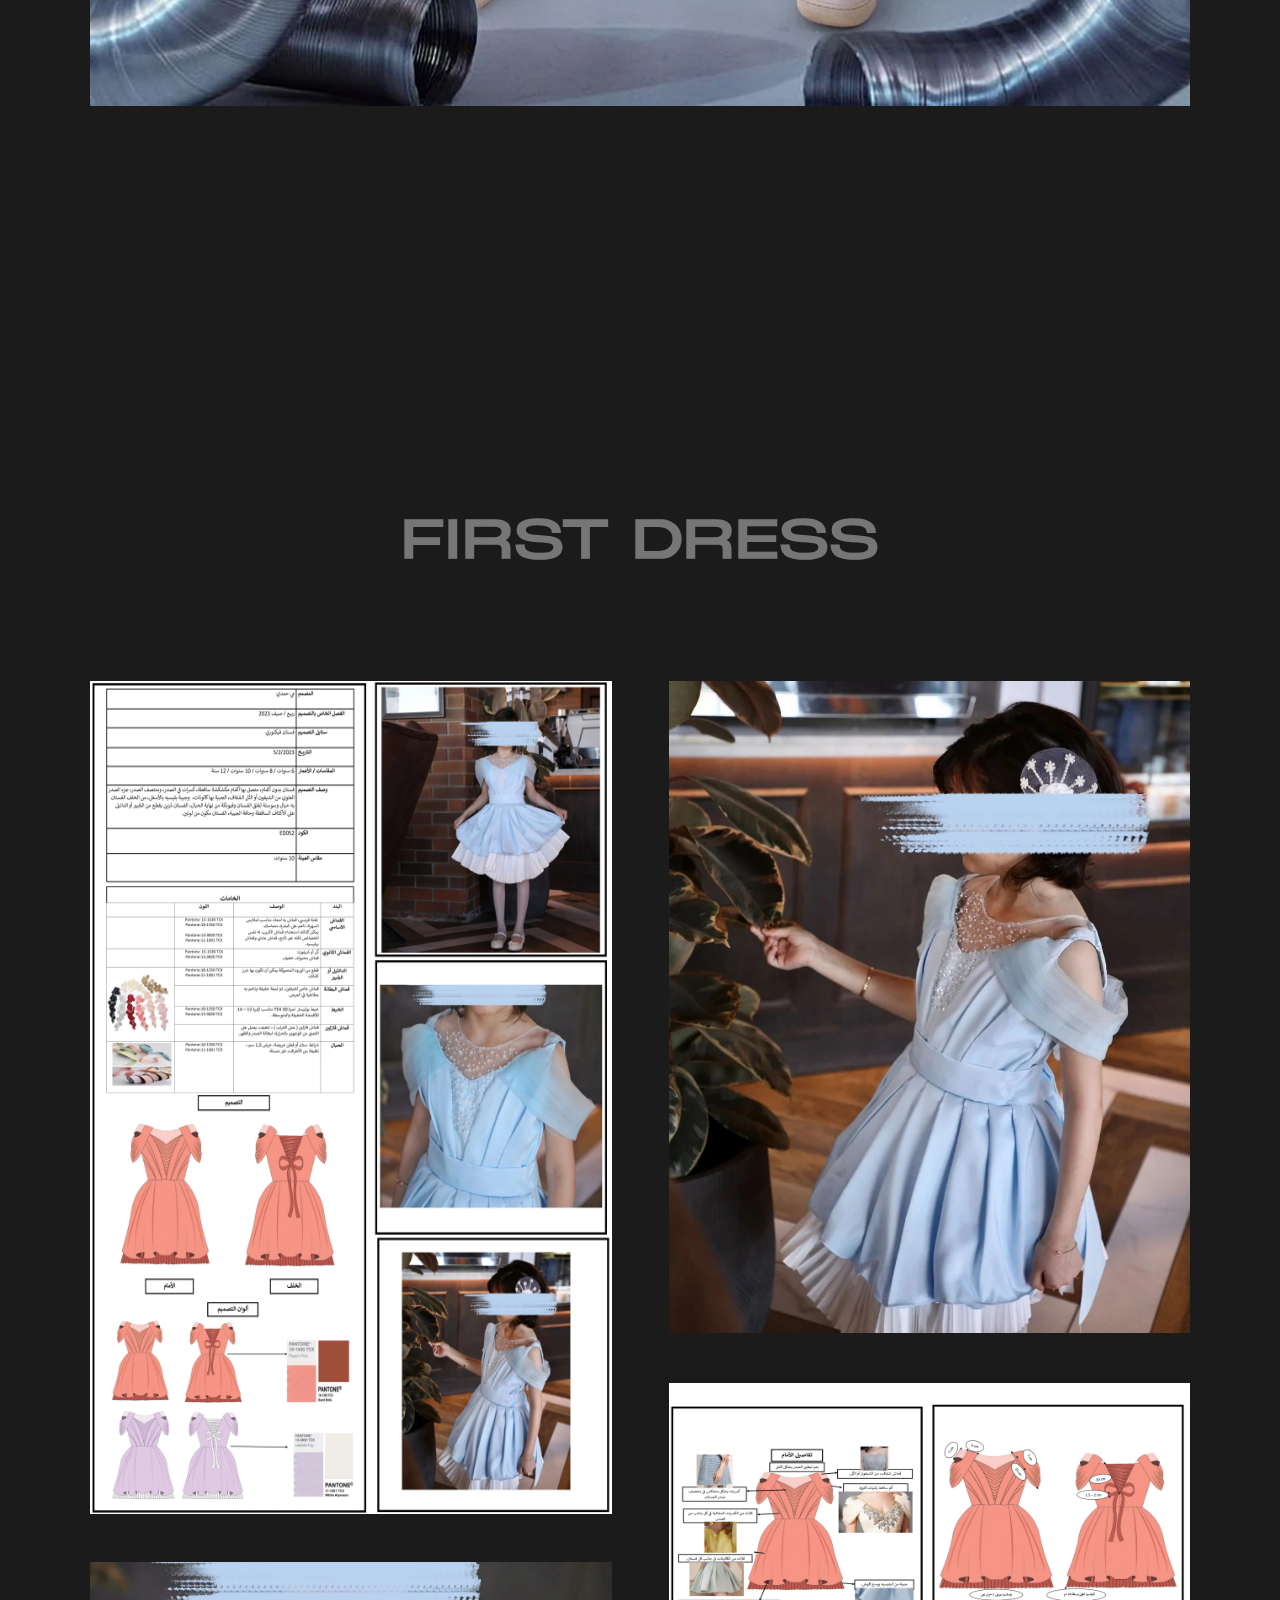
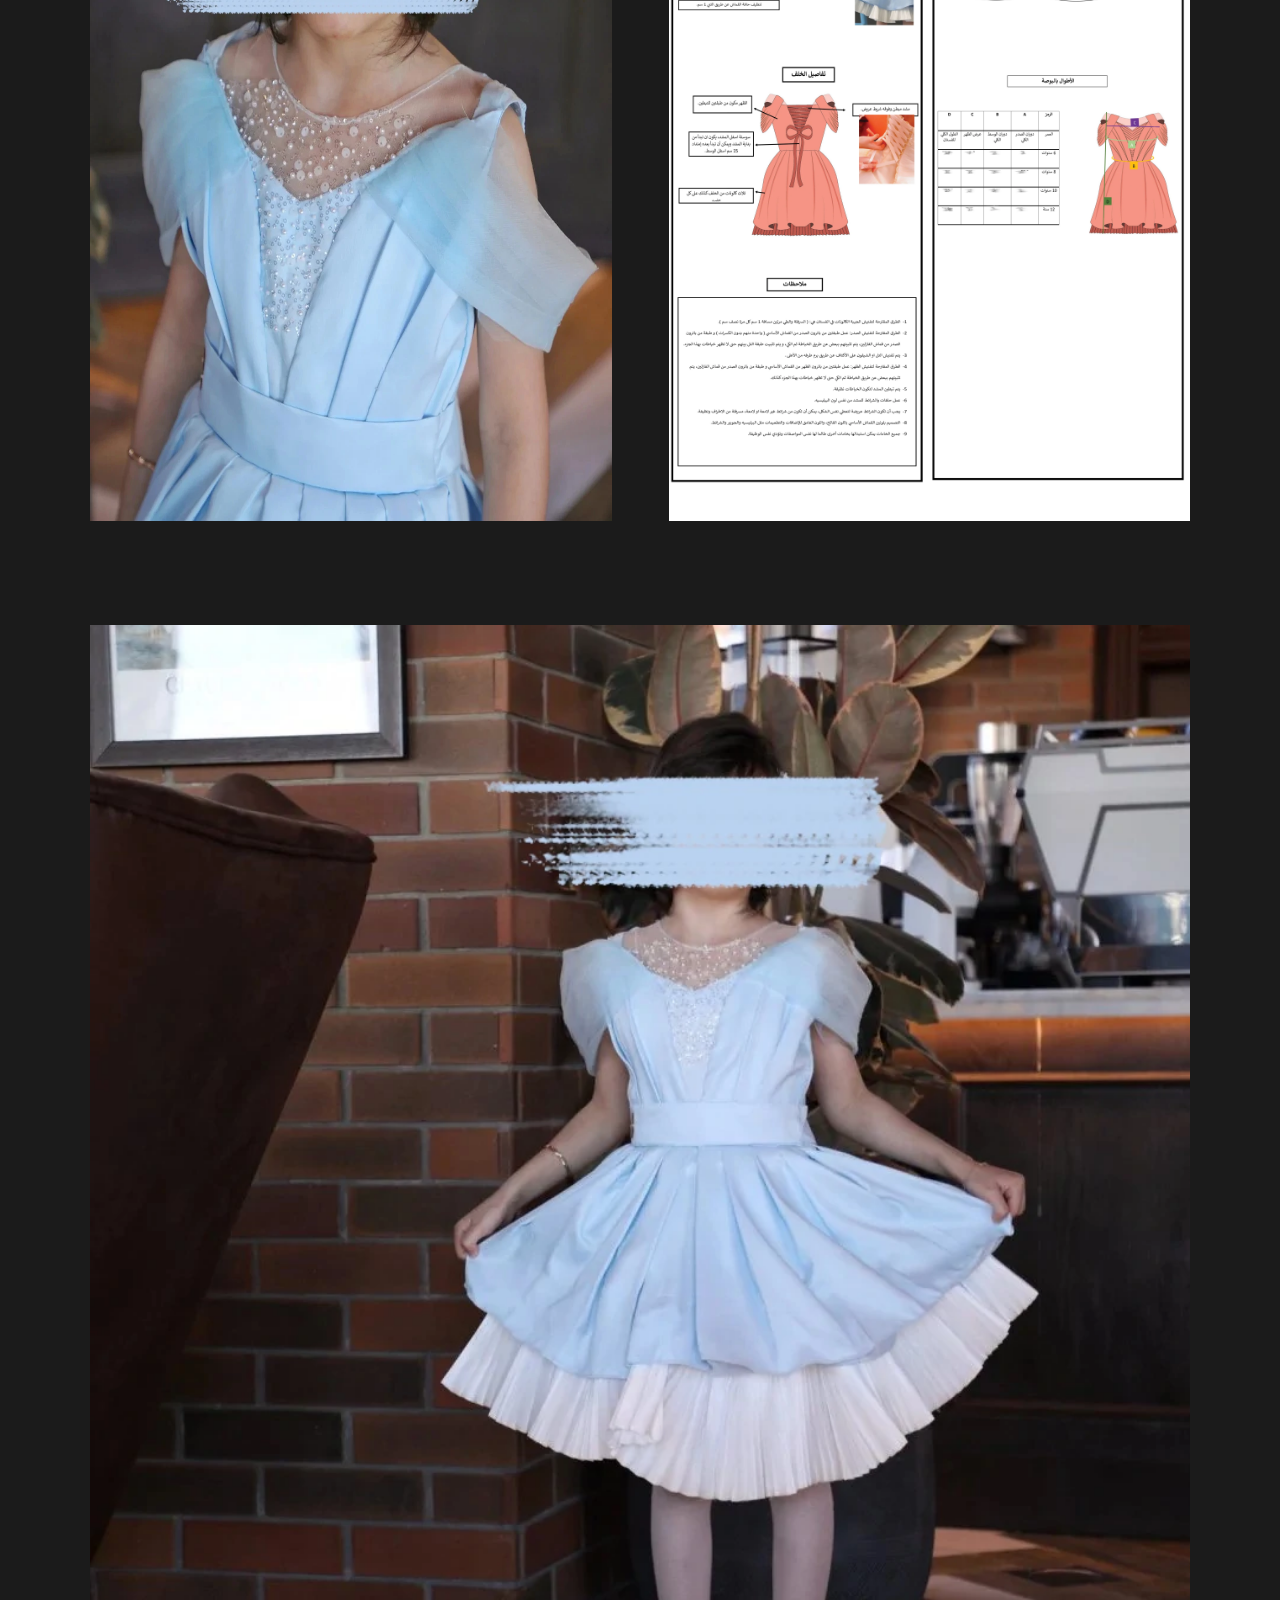
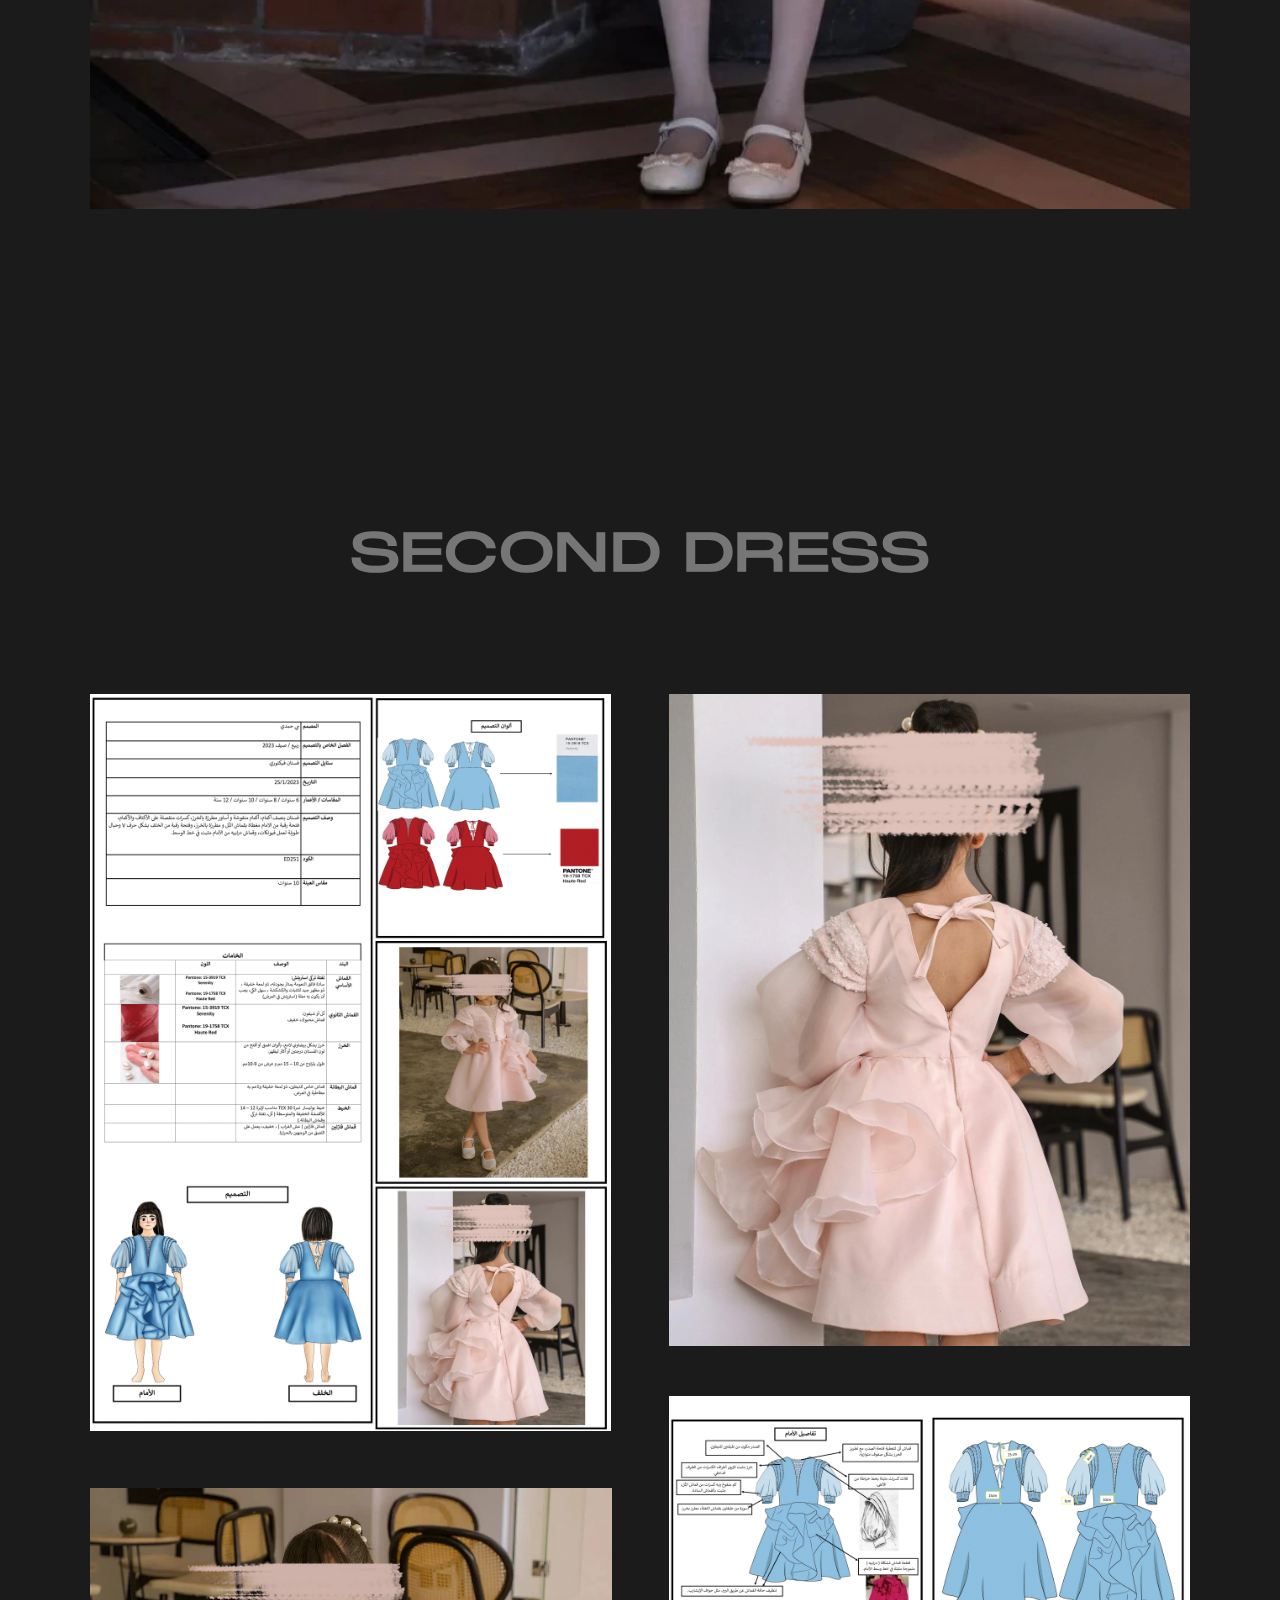
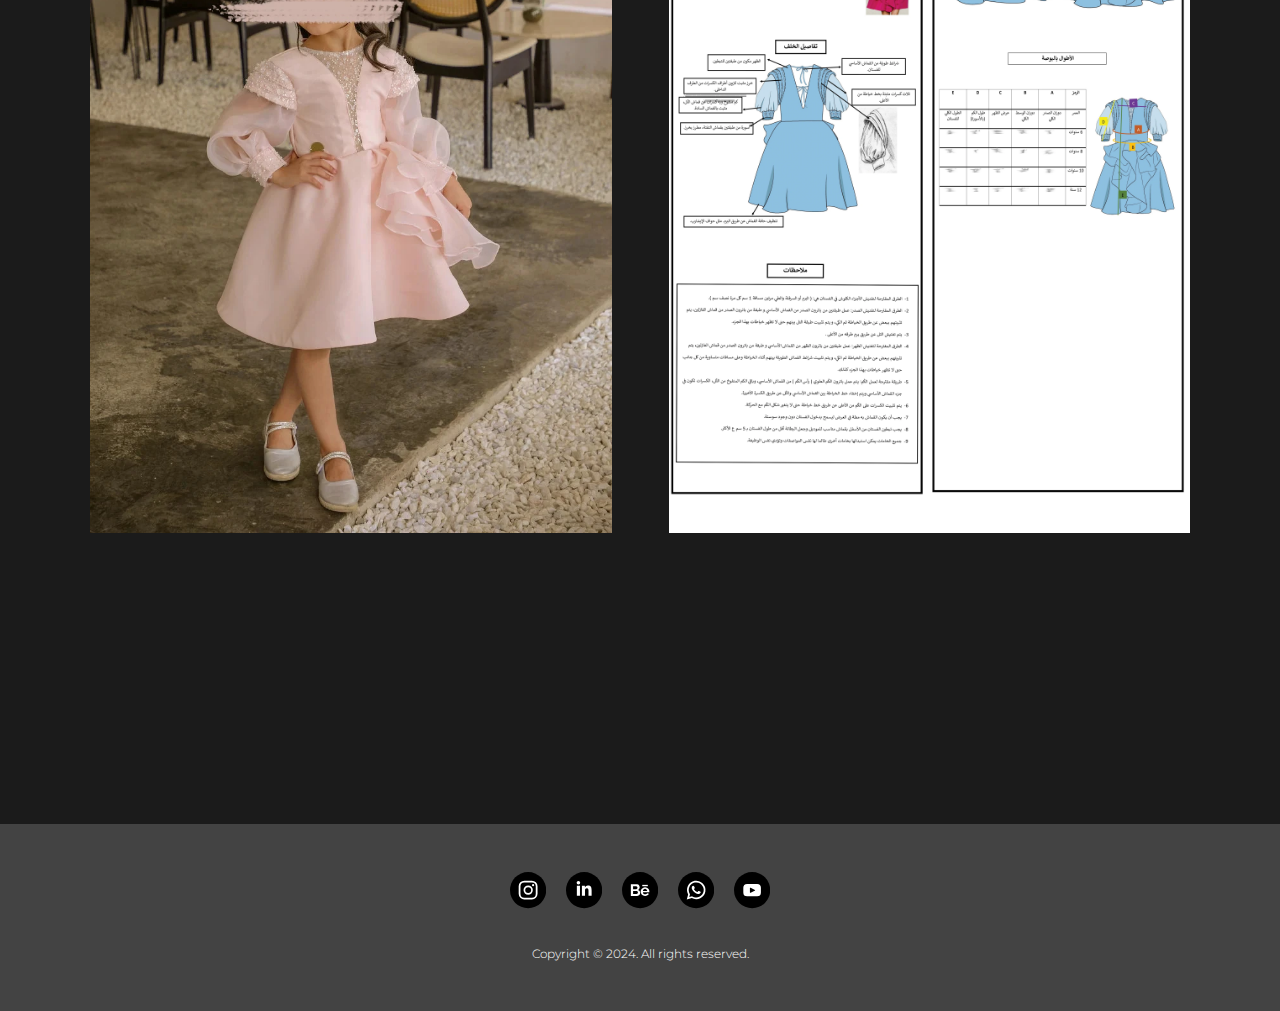
<file: another_pages/tech pack/indextech.html>
<!DOCTYPE html>
<html lang="en">
  <head>
    <meta charset="UTF-8" />
    <meta name="viewport" content="width=device-width, initial-scale=1.0" />
    <title>Tech Pack</title>
    <link rel="stylesheet" href="../../css/style.css" />
    <link rel="stylesheet" href="tech.css" />
  </head>

  <body>
    <header class="header" id="header">
      <nav class="nav container">
        <a href="../../index.html" class="nav__logo">Mai Hamdi</a>
        <div class="nav__menu" id="nav-menu">
          <ul class="nav__list">
            <li>
              <a href="../../index.html#courses" class="nav__link">COURSES</a>
            </li>
            <li>
              <a href="../../index.html#about" class="nav__link">ABOUT</a>
            </li>
            <li>
              <a href="../../index.html#selected-works" class="nav__link"
                >PORTFOLIO</a
              >
            </li>
            <li>
              <a href="../../index.html#contact" class="nav__link latest"
                >CONTACT
                <svg
                  xmlns="http://www.w3.org/2000/svg"
                  width="16.013"
                  height="16.013"
                  viewBox="0 0 16.013 16.013"
                >
                  <g
                    id="Group_14"
                    data-name="Group 14"
                    transform="translate(-249.767 -275.705)"
                  >
                    <path
                      id="Path_1"
                      data-name="Path 1"
                      d="M250.39,291.718a.622.622,0,0,1-.44-1.062l14.768-14.768a.622.622,0,0,1,1.062.44v12.788a.622.622,0,0,1-1.245,0V277.83L250.83,291.535A.62.62,0,0,1,250.39,291.718Z"
                      transform="translate(0)"
                      fill="#fff"
                    />
                    <path
                      id="Path_2"
                      data-name="Path 2"
                      d="M269.542,276.95H256.754a.622.622,0,0,1,0-1.245h12.788a.622.622,0,0,1,0,1.245Z"
                      transform="translate(-4.384 0)"
                      fill="#fff"
                    />
                  </g>
                </svg>
              </a>
            </li>
          </ul>
          <!-- Close Button -->
          <div class="nav__close" id="nav-close">
            <i class="ri-close-large-line"></i>
          </div>
        </div>
        <!-- Toggle Button -->
        <div class="nav__toggle" id="nav-toggle">
          <i class="ri-menu-line"></i>
        </div>
      </nav>
    </header>
    <section class="tech-pack">
      <div class="tech-pack__container">
        <center class="section__title tech-pack__title">
          Tech pack sheets
        </center>
        <div class="eleven__container">
          <center class="eleven__title section__title">ELEVEN</center>
          <div class="eleven__imgs">
            <div class="column">
              <img
                src="../../img/التيك باك/1/high neck sweatshirt tech pack 2.webp"
                alt="collection"
              />
              <img src="../../img/التيك باك/1/blue_tring.webp" alt="blue" />
            </div>
            <div class="column">
              <img src="../../img/التيك باك/1/brown_winter.webp" alt="brown" />
              <img
                src="../../img/التيك باك/1/high neck sweatshirt tech pack 1.webp"
                alt="collection"
              />
            </div>
          </div>
        </div>
        <div class="eleven-mind__container">
          <center class="eleven-mind__title section__title">ELEVEN MIND</center>
          <div class="eleven-mind__imgs">
            <img
              src="../../img/التيك باك/2/Hoodie tech pack 1.webp"
              alt="..."
            />
            <img
              src="../../img/التيك باك/2/Hoodie tech pack 2.webp"
              alt="..."
            />
          </div>
          <div class="big-photo">
            <img src="../../img/التيك باك/2/big-photo.webp" alt="big" />
          </div>
        </div>
        <div class="first-dress__container">
          <center class="first-dress__title section__title">FIRST DRESS</center>
          <div class="first-dress__imgs">
            <div class="column">
              <img
                src="../../img/التيك باك/3/dress tech pack 1.webp"
                alt="collection"
              />
              <img
                src="../../img/التيك باك/3/ezgif-5-dae55ffb8e.webp"
                alt="blue"
              />
            </div>
            <div class="column">
              <img
                src="../../img/التيك باك/3/ezgif-5-7e8a9e3e0e (1).webp"
                alt="brown"
              />
              <img
                src="../../img/التيك باك/3/dress tech pack 2.webp"
                alt="collection"
              />
            </div>
          </div>
          <div class="big-photo">
            <img src="../../img/التيك باك/3/الفستان الاول.webp" alt="big" />
          </div>
        </div>
        <div class="second-dress__container">
          <center class="second-dress__title section__title">
            SECOND DRESS
          </center>
          <div class="second-dress__imgs">
            <div class="column">
              <img
                src="../../img/التيك باك/4/dress tech pack 1.webp"
                alt="collection"
              />
              <img src="../../img/التيك باك/4/ezgif-5-.webp" alt="blue" />
            </div>
            <div class="column">
              <img src="../../img/التيك باك/4/pink_dress.webp" alt="brown" />
              <img
                src="../../img/التيك باك/4/dress tech pack 2.webp"
                alt="collection"
              />
            </div>
          </div>
        </div>
      </div>
    </section>
    <footer class="section">
      <div class="footer__container">
        <div class="footer__icons">
          <a
            href="https://www.instagram.com/mayosh.hamdi?igsh=dXN6Z2psMXpnNWls"
          >
            <svg
              xmlns="http://www.w3.org/2000/svg"
              width="36.233"
              height="36.233"
              viewBox="0 0 36.233 36.233"
            >
              <g
                id="Group_70"
                data-name="Group 70"
                transform="translate(-305.28 -625.058)"
              >
                <circle
                  id="Ellipse_6"
                  data-name="Ellipse 6"
                  cx="18.117"
                  cy="18.117"
                  r="18.117"
                  transform="translate(305.28 625.057)"
                />
                <g id="Group_69" data-name="Group 69">
                  <path
                    id="Path_464"
                    data-name="Path 464"
                    d="M328.388,637.113a1.105,1.105,0,1,0,1.106,1.105A1.105,1.105,0,0,0,328.388,637.113Z"
                    fill="#fff"
                  />
                  <path
                    id="Path_465"
                    data-name="Path 465"
                    d="M323.474,638.531a4.643,4.643,0,1,0,4.643,4.643A4.649,4.649,0,0,0,323.474,638.531Zm0,7.618a2.974,2.974,0,1,1,2.974-2.975A2.978,2.978,0,0,1,323.474,646.149Z"
                    fill="#fff"
                  />
                  <path
                    id="Path_466"
                    data-name="Path 466"
                    d="M327.16,652.6h-7.528a5.671,5.671,0,0,1-5.664-5.664V639.41a5.671,5.671,0,0,1,5.664-5.664h7.528a5.671,5.671,0,0,1,5.664,5.664v7.528A5.671,5.671,0,0,1,327.16,652.6Zm-7.528-17.082a3.894,3.894,0,0,0-3.89,3.89v7.528a3.894,3.894,0,0,0,3.89,3.89h7.528a3.894,3.894,0,0,0,3.89-3.89V639.41a3.894,3.894,0,0,0-3.89-3.89Z"
                    fill="#fff"
                  />
                </g>
              </g>
            </svg>
          </a>
          <a href="https://eg.linkedin.com/in/maihamdi">
            <svg
              xmlns="http://www.w3.org/2000/svg"
              width="36.233"
              height="36.233"
              viewBox="0 0 36.233 36.233"
            >
              <g
                id="Group_66"
                data-name="Group 66"
                transform="translate(-361.49 -625.058)"
              >
                <circle
                  id="Ellipse_4"
                  data-name="Ellipse 4"
                  cx="18.117"
                  cy="18.117"
                  r="18.117"
                  transform="translate(361.489 625.057)"
                />
                <g id="Group_65" data-name="Group 65">
                  <path
                    id="Path_460"
                    data-name="Path 460"
                    d="M372.348,638.932h3.114v10.005h-3.114Zm1.558-4.972a1.8,1.8,0,1,1-1.806,1.8,1.8,1.8,0,0,1,1.806-1.8"
                    fill="#fff"
                  />
                  <path
                    id="Path_461"
                    data-name="Path 461"
                    d="M377.414,638.932H380.4V640.3h.041a3.27,3.27,0,0,1,2.945-1.616c3.149,0,3.729,2.071,3.729,4.765v5.488H384v-4.864c0-1.162-.022-2.654-1.616-2.654-1.619,0-1.866,1.264-1.866,2.569v4.949h-3.108Z"
                    fill="#fff"
                  />
                </g>
              </g>
            </svg>
          </a>
          <a href="https://www.behance.net/mayoshhamd53b9">
            <svg
              xmlns="http://www.w3.org/2000/svg"
              width="36.233"
              height="36.233"
              viewBox="0 0 36.233 36.233"
            >
              <g
                id="Group_72"
                data-name="Group 72"
                transform="translate(-417.699 -625.058)"
              >
                <circle
                  id="Ellipse_7"
                  data-name="Ellipse 7"
                  cx="18.117"
                  cy="18.117"
                  r="18.117"
                  transform="translate(417.699 625.057)"
                />
                <g id="Group_71" data-name="Group 71">
                  <path
                    id="Path_467"
                    data-name="Path 467"
                    d="M435.88,645.982a2.627,2.627,0,0,1-1.1,2.219,3.753,3.753,0,0,1-1.192.571,5.156,5.156,0,0,1-1.444.2h-5.6V637.38h6.2a2.286,2.286,0,0,1,1.093.261,2.751,2.751,0,0,1,.833.677,3.127,3.127,0,0,1,.53.947,3.174,3.174,0,0,1-.236,2.661,2.588,2.588,0,0,1-1.241,1.1,2.978,2.978,0,0,1,1.575,1.053A3.045,3.045,0,0,1,435.88,645.982Zm-7.084-6.676v2.922h3a1.336,1.336,0,0,0,.971-.392,1.437,1.437,0,0,0,.4-1.077,1.488,1.488,0,0,0-.367-1.061,1.194,1.194,0,0,0-.906-.392Zm4.815,6.251a1.716,1.716,0,0,0-.106-.6,1.65,1.65,0,0,0-.286-.5,1.334,1.334,0,0,0-.424-.335,1.185,1.185,0,0,0-.539-.122H428.8v3.052h3.346a1.449,1.449,0,0,0,.579-.115,1.388,1.388,0,0,0,.466-.318,1.548,1.548,0,0,0,.31-.481A1.533,1.533,0,0,0,433.611,645.557Z"
                    fill="#fff"
                  />
                  <path
                    id="Path_468"
                    data-name="Path 468"
                    d="M440.758,648.968a4.6,4.6,0,0,1-1.8-.34,4.064,4.064,0,0,1-2.253-2.285,4.352,4.352,0,0,1-.308-1.629,4.621,4.621,0,0,1,.3-1.668,4.055,4.055,0,0,1,2.254-2.317,4.6,4.6,0,0,1,1.826-.348,4.493,4.493,0,0,1,1.811.348,4.287,4.287,0,0,1,2.5,4.3,1.669,1.669,0,0,1-.04.317h-6.4a2.471,2.471,0,0,0,.237.869,2.132,2.132,0,0,0,1.171,1.06,2.228,2.228,0,0,0,.79.142,2.437,2.437,0,0,0,1.194-.308,1.631,1.631,0,0,0,.767-.814l1.819.506a3.692,3.692,0,0,1-1.463,1.557A4.532,4.532,0,0,1,440.758,648.968Zm2.151-5a2.207,2.207,0,0,0-.688-1.495,2.158,2.158,0,0,0-2.933.008,2.177,2.177,0,0,0-.467.649,2.285,2.285,0,0,0-.213.838Z"
                    fill="#fff"
                  />
                  <path
                    id="Path_469"
                    data-name="Path 469"
                    d="M437.97,637.93h5.545v1.376H437.97Z"
                    fill="#fff"
                  />
                </g>
              </g>
            </svg>
          </a>
          <a href="https://wa.me/message/5TE35XNCGUUTC1">
            <svg
              xmlns="http://www.w3.org/2000/svg"
              width="36.233"
              height="36.233"
              viewBox="0 0 36.233 36.233"
            >
              <g
                id="Group_68"
                data-name="Group 68"
                transform="translate(-473.909 -625.058)"
              >
                <circle
                  id="Ellipse_5"
                  data-name="Ellipse 5"
                  cx="18.117"
                  cy="18.117"
                  r="18.117"
                  transform="translate(473.909 625.057)"
                />
                <g id="Group_67" data-name="Group 67">
                  <path
                    id="Path_462"
                    data-name="Path 462"
                    d="M482.7,652.525l1.34-5a9.258,9.258,0,1,1,3.688,3.656Zm5.278-3.222.317.189a7.512,7.512,0,1,0-2.572-2.548l.195.319-.749,2.793Z"
                    fill="#fff"
                  />
                  <path
                    id="Path_463"
                    data-name="Path 463"
                    d="M495.553,644.345a1.549,1.549,0,0,0-1.323-.3c-.343.14-.563.678-.785.953a.329.329,0,0,1-.426.092,6,6,0,0,1-2.991-2.561.367.367,0,0,1,.047-.5,2.023,2.023,0,0,0,.543-.882,1.932,1.932,0,0,0-.243-1.044,2.48,2.48,0,0,0-.77-1.161,1.057,1.057,0,0,0-1.147.17,2.328,2.328,0,0,0-.807,1.845,2.618,2.618,0,0,0,.072.585,4.829,4.829,0,0,0,.562,1.294,10.132,10.132,0,0,0,.586.891,9.056,9.056,0,0,0,2.542,2.361,7.723,7.723,0,0,0,1.585.753,3.523,3.523,0,0,0,1.846.292,2.233,2.233,0,0,0,1.673-1.245,1.078,1.078,0,0,0,.078-.635C496.5,644.816,495.907,644.556,495.553,644.345Z"
                    fill="#fff"
                    fill-rule="evenodd"
                  />
                </g>
              </g>
            </svg>
          </a>
          <a href="https://youtube.com/@maielshehawi5686?si=luKQOzCAuoqhhrUX">
            <svg
              xmlns="http://www.w3.org/2000/svg"
              width="36.233"
              height="36.233"
              viewBox="0 0 36.233 36.233"
            >
              <g
                id="Group_73"
                data-name="Group 73"
                transform="translate(-530.119 -625.058)"
              >
                <circle
                  id="Ellipse_8"
                  data-name="Ellipse 8"
                  cx="18.117"
                  cy="18.117"
                  r="18.117"
                  transform="translate(530.119 625.057)"
                />
                <path
                  id="Path_470"
                  data-name="Path 470"
                  d="M557.035,640.876a3.862,3.862,0,0,0-3.862-3.861H543.3a3.861,3.861,0,0,0-3.861,3.861v4.6a3.861,3.861,0,0,0,3.861,3.861h9.875a3.862,3.862,0,0,0,3.862-3.861Zm-5.808,2.642-4.428,2.191c-.173.094-.763-.032-.763-.229v-4.5c0-.2.595-.325.768-.226l4.239,2.306C551.221,643.164,551.407,643.421,551.227,643.518Z"
                  fill="#fff"
                />
              </g>
            </svg>
          </a>
        </div>
        <div class="footer__copywrite">
          <p>Copyright © 2024. All rights reserved.</p>
        </div>
      </div>
    </footer>
    <script>
      let navMenu = document.querySelector("#nav-menu");
      let navToggle = document.querySelector("#nav-toggle");
      let navClose = document.querySelector(".close");

      if (navToggle) {
        navToggle.addEventListener("click", () => {
          console.log("Ahmed");
          navMenu.classList.add("show-menu");
          let newEl = document.createElement("div");
          newEl.classList.add("close");
          navToggle.after(newEl);
          navToggle.style.display = "none";
          let navClose = document.querySelector(".close");
          if (navClose) {
            navClose.addEventListener("click", () => {
              navMenu.classList.remove("show-menu");
              navToggle.style.display = "block";
              navClose.remove();
            });
          }
        });
      }
      console.log(document.querySelector(".close"));
      if (navClose) {
        navClose.addEventListener("click", () => {
          navMenu.classList.remove("show-menu");
          navToggle.style.display = "block";
          document.body.remove(document.querySelector(".close"));
        });
      }
      // navToggle.classList.remove("close");
      // if (navMenu.classList.contains("show-menu")) {
      //   document.addEventListener("click", function () {
      //     navMenu.classList.remove("show-menu");
      //   });
      // }

      /*=============== Remove Menu ===============*/

      const navLinks = document.querySelectorAll(".nav__link");

      const linkAction = () => {
        const navMenu = document.querySelector("#nav-menu");
        // when you click on each link from nav remove show-menu class
        navMenu.classList.remove("show-menu");
        let navClose = document.querySelector(".close");
        navClose.remove("close");
        navToggle.style.display = "block";
      };

      navLinks.forEach((n) => n.addEventListener("click", linkAction));
    </script>
  </body>
</html>
</file>
<file: css/style.css>
@import url("https://fonts.googleapis.com/css2?family=Montserrat:ital,wght@0,100..900;1,100..900&display=swap");
@font-face {
  font-family: "HeaderFont";
  src: url("../fonts/Santeria\ Signature.ttf");
}
@font-face {
  font-family: "MonumentRegular";
  src: url(../fonts/regular.otf);
}

/*===== VARIABLES ======*/
:root {
  --bg-dark: #1b1b1b;
  --bg-black: #000;
  --bg-white: #fff;
  --border-color: #707070;

  /* font COLOR */
  --text-color: #fff;
  --second-text-color: #ffffff8f;
  --body-font: "Montserrat", sans-serif;
  --title-font: "MonumentRegular", sans-serif;
  /* font SIZE */
  --biggest-font-size: 9.535999rem; /*min(8vw, 9rem);*/
  --title-font-size: 5rem;
  --title-font-two-size: 5rem;
  --logo-font-size: 2.8rem;
  --normal-font-size: 1.625rem;
  --small-font-size: 1.125rem;
  --smaller-font-size: 0.75rem;
  --contact-font-size: 3.125rem;
  /* font WEIGHT */
  --weight-300: 300;
  --weight-400: 400;
  --weight-500: 500;
  --weight-700: 700;

  /* TRANSITION */
  --transition: cubic-bezier(0.05, 0.2, 0.1, 1);

  /* BORDER RADIUS */
  --radius: 0.5rem;

  /*======== z index ========*/
  --z-tooltip: 10;
  --z-fixed: 100;

  --header-height: 3.375rem;
}

/* Responsive Typography */
/* @media screen and (max-width: 992px) {
  :root {
    --biggest-font-size: 7.5rem;
    --title-font-size: 3.33rem;
    --title-font-two-size: 2.916rem;
    --logo-font-size: 2.8rem;
    --normal-font-size: 2rem;
    --small-font-size: 1.2rem;
    --smaller-font-size: 1rem;
    --contact-font-size: 2.725rem;
  }
} */

/*================ BASE ================*/
* {
  margin: 0;
  padding: 0;
  box-sizing: border-box;
}
html {
  scroll-behavior: smooth;
}
body {
  color: var(--text-color);
  font-family: var(--body-font);
  font-size: min(1.125rem, 0.9375vw);
  font-weight: var(--weight-300);
  background-color: var(--bg-dark);
}

h1,
h2,
h3 {
  font-weight: var(--weight-700);
}

p {
  line-height: 1.6;
}

ul {
  list-style: none;
}

a {
  color: inherit;
  text-decoration: none;
}

img {
  display: block;
  max-width: 100%;
  height: auto;
}

button {
  cursor: pointer;
}

/*=============== REUSABLE CSS CLASSES ===============*/

.container {
  max-width: 100%;
  padding-inline: 3.75rem;
}
.grid {
  display: grid;
  gap: 1.5rem;
}

.section {
  padding-block: 5rem 2rem;
}

.section__title {
  font-family: "MonumentRegular", sans-serif;
  font-size: min(5rem, 4.167vw);
  font-weight: var(--weight-700);
  margin-bottom: 2rem;
  text-align: left;
}

.main {
  overflow: hidden;
}

/*============ Header&Nav ============*/
.header {
  width: 100%;
  background: transparent;
}
.nav {
  padding: 1.8rem 3.75rem;
  position: relative;
  display: flex;
  justify-content: space-between;
  align-items: center;
  height: 8.4375rem;
}
.nav__logo {
  font-size: var(--logo-font-size);
  font-family: "HeaderFont";
}
.nav__toggle::before {
  content: "";
  position: absolute;
  top: 0.4rem;
  right: 0;
  width: 50%;
  height: 2px;
  background-color: white;
}

.nav__toggle {
  width: 1.5rem;
  height: 2px;
  background-color: white;
  position: relative;
  display: none;
}
.close {
  width: 1rem;
  height: 0.11rem;
  background-color: white;
  position: relative;
  transform: rotate(45deg);
  transition: 0.2s linear;
}
.close::before {
  content: "";
  top: 0;
  left: 0;
  position: absolute;
  width: 100%;
  height: 100%;
  background-color: white;
  transform: rotate(-95deg);
  transition: 0.2s linear;
}

/* Nav on mobile device */

.nav__list {
  font-size: min(1.125rem, 1vw);
  display: flex;
  flex-direction: row;
  column-gap: 3.75rem; /*2vw*/
  align-items: center;
  color: #ffffffbd;
}

.nav__link {
  position: relative;
  font-weight: var(--weight-500);
  transition: color 0.4s;
}
/* NAV LINK CONTACT start*/
.nav__link.latest,
.portfolio__link a {
  width: min(11.5rem, 11vw);
  display: flex;
  justify-content: space-between;
  align-items: center;
  background: var(--bg-black);
  padding: min(0.9rem, 0.8vw) min(1.1rem, 0.9vw);
  border-radius: 3.125rem;
  border: 1px solid var(--border-color);
  margin-left: 6.0625rem; /*3vw*/
  transition: 0.5s linear;
}
.nav__link.latest:hover,
.nav__link.latest:focus,
.portfolio__link a:hover,
.portfolio__link a:focus {
  background: #fff;
  color: var(--bg-black);
  filter: drop-shadow(0px 0px 2px #fff);
}
.portfolio__link a:hover,
.portfolio__link a:focus {
  color: black;
  font-weight: 600;
}
.nav__link.latest:hover svg path,
.nav__link.latest:focus svg path,
.portfolio__link a:focus svg path,
.portfolio__link a:hover svg path {
  fill: #000;
}

/* NAV LINK CONTACT end */

.nav__link:hover {
  color: var(--border-color);
}

/* .nav__close {
  background: #dedede;
  z-index: 9999;
  display: none;
}
.nav__close div {
  background: hsla(240, 1%, 21%, 0.2);
  width: 20px;
  height: 2px;
  transform: rotate(45deg);
  z-index: 9999;
}
.nav__close div::before {
  background: hsla(240, 1%, 21%, 0.2);
  width: 20px;
  height: 2px;
  transform: rotate(-45deg);
} */

@media screen and (max-width: 1150px) {
  body {
    overflow-x: hidden;
  }
  nav {
    padding-inline: 1rem;
  }
  .nav__menu {
    position: fixed;
    top: 11%;
    right: -100%;
    background-color: hsla(240, 1%, 21%, 0.2);
    backdrop-filter: blur(16px);
    -webkit-backdrop-filter: blur(16px);
    width: 80%;
    padding: 1.9rem 3rem;
    transition: right 0.4s;
    font-size: 1rem;
    z-index: 1000;
  }
  .nav__list {
    font-size: 1.125rem;
    flex-direction: column;
    row-gap: 1.9rem;
  }
  .nav__link.latest {
    width: 100%;
    background: transparent;
    border: none;
    margin-left: 0;
  }
  .nav__link.latest:hover {
    background: transparent;
    color: #707070;
    backdrop-filter: none;
  }
  .nav__link.latest svg {
    display: none;
  }
  .nav__toggle {
    display: block;
  }
  .close {
    display: block;
  }
}

/* SHOW MENU */
.show-menu {
  right: 0;
}
/* Blur header */
.blur-header::after {
  content: "";
  width: 100%;
  height: 100%;
  background: hsla(240, 1%, 21%, 0.2);
  backdrop-filter: blur(16px);
  -webkit-backdrop-filter: blur(16px);
  position: absolute;
  top: 0;
  left: 0;
  z-index: -1;
  transition: 0.5s linear;
}

/* HOME */

.home__container {
  padding-inline: 6rem 3.75rem;
  margin-top: 4rem;
  grid-template-columns: 720px 1fr;
}
.home__container img {
  justify-self: end;
  order: 1;
}
.home__container .home__content {
  order: 0;
  align-self: center;
}
.home__container .home__content .home__title {
  margin-bottom: 1rem;
  font-family: "MonumentRegular", sans-serif;
  font-size: var(--biggest-font-size);
  font-weight: bold;
  letter-spacing: -3.5px;
  line-height: 1.2;
}
.home__container .home__content p {
  padding-left: 10.2px;
  font-size: min(1.2275rem, 1.0229vw);
  line-height: 2;
  color: #ffffffbd;
}

.home__scroll {
  padding: 15rem 15rem 5rem;
}
.home__scroll a {
  display: flex;
  justify-content: center;
  align-items: center;
  position: relative;
}
.home__scroll #Group_12 {
  /* font-size: min(4rem, 12vw); */
  position: absolute;
}

.home__scroll #Group_9,
.home__scroll #Group_6 {
  position: absolute;
}
.home__scroll #Group_9 {
  animation: rounded 7s infinite linear;
}
.home__scroll #Group_6 {
  animation: rounded_left 5s infinite linear;
}

@keyframes rounded {
  0% {
    transform: rotate(0deg);
  }
  100% {
    transform: rotate(360deg);
  }
}
@keyframes rounded_left {
  0% {
    transform: rotate(0deg);
  }
  100% {
    transform: rotate(-360deg);
  }
}

@media screen and (max-width: 1024px) {
  .nav__logo {
    font-size: min(2.8rem, 6vw);
  }
  .nav__menu {
    width: 50%;
  }
  .container {
    padding-inline: 1rem;
  }
  .home {
    padding-block: 1rem 2rem;
  }
  .home__container {
    margin-top: 2rem;
    padding-inline: 2rem;
    grid-template-columns: 1fr;
  }
  .home__container img {
    justify-self: center;
    width: 30rem;
  }
  .home__container .home__content {
    text-align: center;
  }
  .home__container .home__content h1 {
    --biggest-font-size: min(6rem, 13vw);
    letter-spacing: 0.5px !important;
  }
  .home__container .home__content p {
    font-size: min(1.3rem, 3vw);
  }
  .home__scroll {
    display: flex;
    padding: 12rem 0rem 6rem;
    justify-content: center;
    align-items: center;
  }
  .home__scroll #Group_6 {
    width: 9rem;
  }
  .home__scroll #Group_9 {
    width: 7.3rem;
  }
  .home__scroll #Group_12 {
    width: 3rem;
  }
}

/*================== ABOUT ==================*/

.about__container {
  grid-template-columns: 53fr 57fr;
}

.about__container .about__photo {
  width: fit-content;
  justify-self: center;
  position: relative;
}
.about__container .about__photo .special-before {
  position: absolute;
  z-index: 10;
  top: -58px;
  left: -58px;
}
.about__container .about__photo .special-before svg {
  animation: rounded 5s linear infinite;
}
.about__container .about__photo .special {
  position: absolute;
  z-index: 20;
  top: -10px;
  left: -28px;
  color: #000000;
  font-weight: 500;
  font-size: 12px;
}

.about__container .about__content {
  display: grid;
  font-size: min(1.625rem, 1.354vw);
}
.about__container .about__content .section__title {
  margin-bottom: -1rem;
}

.about__container .about__content p {
  line-height: 1.5;
}
.about__container .about__content p span {
  font-weight: var(--weight-700);
  font-style: italic;
  color: #fff;
}

.about__container .about__content a {
  font-size: 1.25rem;
  align-self: end;
  transition: 0.2s linear;
}
.about__container .about__content a:hover {
  transform: scale(1.01);
  color: #ffffff8f;
}
.about__container .about__content a svg {
  width: 3rem;
  height: 1.01rem;
}
/* COMPANIES PHOTO */
.companies__photo {
  margin: 12rem 0 7rem;
  place-content: center;
  min-height: 100vh;
}
@media screen and (max-width: 1024px) {
  .about__container {
    grid-template-columns: 1fr;
    place-content: center;
  }
  .about__container .about__photo {
    display: flex;
    justify-content: center;
  }
  .about__container .about__photo img {
    max-width: 66%;
  }
  .about__container .about__photo .special-before {
    top: -15%;
    left: 0%;
  }
  .about__container .about__photo .special-before svg {
    width: 6.3rem;
  }
  .about__container .about__photo .special {
    top: -1%;
    left: 8.6%;
    font-size: 0.6rem;
  }
  .about__container .about__photo .special > svg {
    width: 0.5rem;
  }
  .about__container .about__content {
    font-size: min(1.3rem, 3vw);
    text-align: center;
    row-gap: 2.3rem;
  }
  .about__container .about__content .section__title {
    font-size: min(3rem, 13rem);
    text-align: center;
  }
  .about__container .about__content a {
    font-size: 0.8rem;
    margin-left: 1.8rem;
  }
  .about__container .about__content a svg {
    width: 1.5rem;
    height: 0.71rem;
  }
  .companies__photo {
    margin: 0;
    min-height: 40vh;
  }
}
/*---------------------*/
/*===================== Skills =====================*/

.skills__container {
  padding-inline: 6rem 3.75rem;
}

.skills__container .skills__content {
  display: flex;
  flex-direction: column;
  gap: 7.6875rem;
  min-height: 50vh;
  padding-inline: 3.125rem;
}
.skills__content h1 {
  font-weight: var(--weight-400);
  font-size: 4.375rem;
}
.skills__content h1 span {
  font-weight: 600;
}
.skills__content .skills__photos {
  display: grid;
  gap: 1.7rem;
  grid-template-columns: repeat(3, 1fr);
}
.skills__content .skills__photos .image {
  display: grid;
  place-items: center;
}
.skills__photos .image span {
  font-size: min(2.8125rem, 2.34375vw);
  position: absolute;
  text-align: center;
}
.skills__content .skills__photos .image:last-child img {
  border: 1px solid #fff;
  border-radius: 10px;
}
@media screen and (max-width: 1024px) {
  .skills {
    padding-block: 2rem;
  }
  .skills__container {
    padding-inline: 1rem;
  }
  .skills__container .skills__content {
    gap: 3.6875rem;
    padding-inline: 2rem;
  }
  .skills__content h1 {
    font-size: min(3rem, 6vw);
  }
  .skills__container .skills__photos {
    gap: 2rem;
    grid-template-columns: 1fr;
  }
  .skills__photos .image span {
    font-size: min(1.3rem, 5vw);
  }
}
/* EXPERTISE CONTAINER */
.expertise__container {
  margin-top: 6.5rem;
  min-height: 50vh;
  display: grid;
  row-gap: 5.75rem;
  grid-template-columns: 1fr 1fr;
  grid-template-rows: 1fr 4fr;
  padding-inline: 3.125rem 6rem;
}
.expertise__container h1 {
  font-size: 4.375rem;
  font-weight: 400;
}

.expertise__container .expertise__content {
  grid-area: 2 / 2;
  display: flex;
  flex-flow: column;
  gap: 2.0125rem;
}
.expertise__content .expertise__skill {
  display: flex;
  gap: 0.75rem;
  font-size: min(2.1875rem, 1.8229vw);
}
@media screen and (max-width: 1024px) {
  .expertise__container {
    grid-template-columns: 1fr;
    padding-inline: 1rem;
  }
  .expertise__container h1 {
    font-size: min(3rem, 10vw);
  }
  .expertise__container .expertise__content {
    grid-area: 2 / 1;
  }
  .expertise__content .expertise__skill {
    font-size: min(1.3rem, 3.6vw);
  }
  .expertise__skill img {
    width: min(1.3rem, 6vw);
  }
}
/*======================= REVIEWS =======================*/
.reviews__container {
  padding-inline: 8.125rem;
  gap: 6.9375rem;
}
.reviews {
  padding: 0rem 0 8.5rem;
}
/* CAROUSEL */

.carousel {
  overflow: hidden;
  position: relative;
  width: 100%;
  height: 400px;
  -webkit-perspective: 500px;
  perspective: 500px;
  -webkit-transform-style: preserve-3d;
  transform-style: preserve-3d;
  -webkit-transform-origin: 0% 50%;
  transform-origin: 0% 50%;
}

.carousel.carousel-slider {
  top: 0;
  left: 0;
}

.carousel.carousel-slider .carousel-fixed-item {
  position: absolute;
  left: 0;
  right: 0;
  bottom: 20px;
  z-index: 1;
}

.carousel.carousel-slider .carousel-fixed-item.with-indicators {
  bottom: 68px;
}

.carousel.carousel-slider .carousel-item {
  width: 100%;
  height: 100%;
  min-height: 400px;
  position: absolute;
  top: 0;
  left: 0;
}

.carousel .carousel-item {
  visibility: hidden;
  width: 200px;
  height: 200px;
  position: absolute;
  top: 0;
  left: 0;
}

.carousel .indicators {
  position: absolute;
  text-align: center;
  left: 0;
  right: 0;
  bottom: 0;
  margin: 0;
}

.carousel .indicators .indicator-item {
  display: inline-block;
  position: relative;
  cursor: pointer;
  height: 8px;
  width: 8px;
  margin: 24px 4px;
  background-color: rgba(255, 255, 255, 0.5);
  -webkit-transition: background-color 0.3s;
  transition: background-color 0.3s;
  border-radius: 50%;
}

.carousel .indicators .indicator-item.active {
  background-color: #fff;
}

.carousel.scrolling .carousel-item .materialboxed,
.carousel .carousel-item:not(.active) .materialboxed {
  pointer-events: none;
}

.container1 {
  display: flex;
  justify-content: space-between;
  align-items: center;
  padding-inline: 1.25rem;
}

.carousel {
  width: min(70rem, 60.6vw);
  height: min(373px, 19.4vw);
  position: relative;
}
.carousel .carousel-item {
  width: 100%;
  height: 100%;
}
.carousel-item img {
  max-width: 100%;
  height: 100%;
}
.container1 button {
  border: none;
  background: transparent;
  outline: none;
}
.container1 button:focus {
  background: transparent;
}
@media screen and (max-width: 1024px) {
  .reviews__container .carousel {
    width: 281px;
    height: 100px;
    flex: 0 0 90%;
  }
  .reviews__container .carousel .carousel-item img {
    max-width: 100%;
    height: 100%;
  }
  .reviews__container {
    padding-inline: 0;
    gap: 2.9375rem;
  }
  .reviews__container .section__title {
    font-size: min(3rem, 10vw);
    padding-left: 1rem;
  }
  .reviews__container .container1 {
    padding-inline: 0;
    justify-content: center;
  }
  .reviews__container .container1 button {
    position: absolute;
    top: 133%;
  }
  .reviews__container .container1 button svg {
    width: 0.5rem;
    height: 22px;
  }
  .reviews__container .carousel .carousel-item {
    width: 100%;
    height: 100%;
  }
  .reviews__container .carousel-item.active {
    transform: translateX(0) translateY(0) !important;
  }
  .reviews__container button.next {
    right: 40%;
  }
  .reviews__container button.prev {
    left: 40%;
  }
}
/*=============== SELECTED WORKS ===============*/
.selected-works__container {
  padding-inline: 8.125rem 4.625rem;
  gap: 9.13875rem;
}
.selected-works__container .selected-works__content {
  gap: 0;
}
.selected-works__content {
  margin-bottom: 1rem;
}

.selected-works__container .section__description {
  justify-self: end;
  font-size: min(1.6875rem, 1.4vw);
  font-weight: 400;
}

.selected-works__container .selected-works__list {
  padding-right: 3.9375rem;
  gap: 3.5rem;
}
.selected-works__list .rounded_text {
  position: relative;
  width: fit-content;
  display: flex;
  justify-content: center;
  align-items: center;
  justify-self: end;
  margin-right: 1.375rem;
}
.selected-works__list .rounded_text img:nth-child(1) {
  animation: rounded 5s linear infinite;
}
.selected-works__list .rounded_text img:nth-child(2) {
  position: absolute;
}
.selected-works__links .selected-works__item,
.contact__item {
  display: flex;
  justify-content: space-between;
  align-items: center;
  padding: 2.5rem 0rem 2rem 0.4rem;
  border-top: 1px solid #fff;
}

.selected-works__item .selected-works__link a,
.contact__item .contact__link a {
  font-weight: 400;
  font-size: 3.125rem;
}
.selected-works__link a span {
  font-size: 1.25rem;
  margin-left: 0.9rem;
  color: #707070;
}

.portfolio__link {
  justify-self: center;
}

.portfolio__link a {
  font-size: 1.1rem;
  width: fit-content;
  margin-left: 0;
}

.portfolio__link a span {
  display: inline-block;
  margin-left: 1rem;
}
@media screen and (max-width: 1024px) {
  .selected-works {
    padding-block: 2rem;
  }
  .selected-works__container {
    padding-inline: 1rem;
    gap: 0;
  }
  .selected-works__container .section__title {
    /* width: 1.2rem; */
    font-size: min(3rem, 10vw);
  }
  .selected-works__list .rounded_text img:nth-child(1) {
    width: 3.5rem;
  }
  .selected-works__list .rounded_text img:nth-child(2) {
    width: 0.7rem;
  }
  .selected-works__container .section__description {
    font-size: min(1.3rem, 3vw);
  }
  .selected-works__links .selected-works__item,
  .contact__item {
    padding: 1rem 0rem 1rem 0.4rem;
  }
  .selected-works__item .selected-works__link a {
    font-size: min(1.3rem, 3.8vw);
  }
  .selected-works__link a span {
    font-size: min(1.3rem, 1.8vw);
  }
  .selected-works__container .selected-works__list {
    gap: 2.5rem;
    padding-inline: 0;
  }
  .selected-works__item a img {
    width: 1.2rem;
  }
  .portfolio__link a {
    font-size: min(1.3rem, 2vw);
    padding: 0.5rem;
  }
  .portfolio__link svg {
    width: 0.5rem;
  }
}
/* COURSES */

.courses {
  padding: 8rem 0;
}
.courses__container {
  padding-left: 8.125rem;
  gap: 4.9375rem;
}
.courses__container .courses__content {
  display: flex;
  gap: 3.25rem;
}
.courses__content .courses__item {
  width: min(49.5rem, 41.25vw);
  height: min(27.875rem, 23.23vw);
  background: #000;
  border: 1px solid #fff;
  border-radius: 20px;
  display: grid;
  place-items: center;
  font-size: min(3.3125rem, 2.76vw);
}
@media screen and (max-width: 1024px) {
  .courses {
    padding-block: 2rem;
  }
  .courses__container {
    padding-inline: 1rem;
    gap: 2rem;
  }
  .courses__container .section__title {
    font-size: min(3rem, 10vw);
  }
  .courses__container .courses__content {
    gap: 3rem;
    flex-direction: column;
    align-items: center;
  }
  .courses__content .courses__item {
    width: min(49.5rem, 87vw);
    height: min(27.875rem, 23vh);
    font-size: min(1.3rem, 3.8vw);
  }
}
/*===================== CONTACT =====================*/

.contact {
  padding: 8rem 0;
}

.contact__container {
  padding-inline: 8.125rem 12.2125rem;
  gap: 5.625rem;
}
.contact__container .contact__content {
  display: grid;
  grid-template-columns: 1fr 1fr;
}

.contact__content .contact__item {
  grid-column-start: 2;
}
.contact__content .contact__item:nth-last-child(1) {
  border-top: 1px solid #fff;
  border-bottom: 1px solid #fff;
}
@media screen and (max-width: 1024px) {
  .contact {
    padding-inline: 1rem;
    padding-block: 2rem 0;
  }
  .contact__container {
    padding: 0;
    gap: 2.25rem;
  }
  .contact__container .section__title {
    font-size: min(3rem, 7vw);
  }
  .contact__content {
    grid-template-columns: 1fr !important;
  }
  .contact__item .contact__link a {
    font-size: min(1.3rem, 3.8vw);
  }
  .contact__content .contact__item {
    grid-column-start: 1;
  }
  .contact__item img {
    width: 1.5rem;
  }
}
/*==================== FOOTER ====================*/
footer.section {
  padding-bottom: 0;
}
.footer__container {
  background: #434343;
  display: flex;
  flex-direction: column;
  align-items: center;
  gap: 2rem;
  padding: 3.01rem 1rem;
}
.footer__container .footer__icons {
  display: flex;
  width: fit-content;
  gap: 1.23875rem;
}
.footer__copywrite {
  font-size: 0.75rem;
}
.footer__icons a svg,
.footer__icons a svg path {
  transition: 0.3s ease-out;
}
.footer__icons a:hover svg path[fill="#fff"],
.footer__icons a:focus svg path[fill="#fff"] {
  fill: #000;
}
.footer__icons a:hover svg,
.footer__icons a:focus svg {
  fill: #ffffff;
  filter: drop-shadow(3px 17px 9px #0d0b0b38);
}

@media screen and (max-width: 1024px) {
  .footer__container {
    gap: 0.3rem;
    padding: 1.01rem 1rem;
  }
  .footer__container .footer__icons {
    gap: 0.53875rem;
  }
  .footer__icons svg {
    width: 1.5rem;
  }
  .footer__copywrite {
    font-size: min(1.3rem, 1.7vw);
  }
}
/* .rounded_text {
  position: absolute;
  top: 0;
  left: 0;
  border-radius: 50%;
  overflow: hidden;
  display: flex;
  justify-content: center;
  align-items: center;
} */

/* .about__container img {
  justify-self: center;
  position: relative;
} */

/* 3D Fashion design */
.container .fashion__title {
  text-align: center;
  margin-bottom: 0;
}
.fashion__container {
  padding-inline: 4.75rem 3.3125rem;
  gap: 10rem;
}
.dresses__container .imgs,
.sports__container .imgs {
  position: relative;
  width: min(1013px, 52.67vw);
  height: min(806px, 41.97vw);
  background: #434343;
}
.sports__container .imgs img {
  position: absolute;
}
.sports__container .imgs img:nth-child(1) {
  top: 31px;
  left: -35px;
  z-index: 3;
}
.sports__container .imgs img:nth-child(2) {
  left: 277px;
  top: 125px;
  z-index: 2;
}
.sports__container .imgs img:nth-child(3) {
  top: 276px;
  right: 12px;
}
.childs__container .imgs,
.dresses__container .imgs {
  display: flex;
  justify-content: center;
  align-items: center;
  position: relative;
  width: min(1013px, 52.67vw);
  height: min(806px, 41.97vw);
  background: #8f8f8f;
  order: 1;
  filter: grayscale(1);
}
.dresses__container .imgs img {
  width: min(452px, 23.54vw);
}
.childs__container .imgs {
  filter: grayscale(0);
}
.childs__container .imgs img:first-child {
  margin: 2rem -7rem 0 0;
}

.dresses__container,
.sports__container {
  grid-template-rows: 1fr;
  grid-template-columns: 6fr 4fr;
  gap: 5.0625rem;
}
.dresses__container,
.childs__container {
  grid-template-columns: 4fr 6fr;
}
.childs__container .content,
.dresses__container .content,
.sports__container .content {
  margin-top: 52px;
}
.childs__container .content .links,
.dresses__container .content .links,
.sports__container .content .links {
  margin: 36px 0 min(201px, 8.46875vw) 5px;
  max-width: fit-content;
}
.childs__container .content .links a,
.dresses__container .links a,
.sports__container .links a {
  background: var(--bg-black);
  padding: 0.8rem 1rem;
  border-radius: 3.125rem;
  border: 1px solid var(--border-color);
  margin-left: 5px; /*3vw*/
  transition: 0.5s linear;
  display: inline-block;
}
.childs__container .content .links a:focus,
.childs__container .content .links a:hover,
.dresses__container .links a:hover,
.dresses__container .links a:focus,
.sports__container .links a:hover,
.sports__container .links a:focus {
  background: #fff;
  color: var(--bg-black);
  filter: drop-shadow(0px 0px 2px #fff);
  font-weight: 500;
}
.childs__container .content > a,
.dresses__container .content > a,
.sports__container .content > a {
  margin-left: 30px;
  display: flex;
  align-items: center;
  gap: 10px;
}
.dresses__container .content .section__title {
  font-size: min(4.1rem, 3.2vw);
}
/* CAROUSEL STYLE */
.btns {
  width: 100%;
  height: 4vh;
  display: flex;
  justify-content: center;
  align-items: center;
  gap: 16rem;
  padding-right: 4rem;
}
.btns .arr {
  position: relative;
  color: white;
}
.btns .arr div {
  cursor: pointer;
  position: absolute;
  width: 30px;
  height: 30px;
  border-top: 4.5px solid #dedede;
  border-left: 4.5px solid #dedede;
  top: 35px;
  left: 27.5px;
}
.btns .arr.left div {
  transform: rotate(-45deg);
}
.btns .arr.right div {
  transform: rotate(135deg);
}
</file>
<file: another_pages/carousel/carousel_style.css>
.container1 {
  display: flex;
  justify-content: space-between;
  align-items: center;
  padding-inline: 1.25rem;
  flex-direction: column;
  gap: 1.85rem;
  margin: 8rem 0 12rem;
}
.section__title {
  margin-bottom: 7rem;
}
.carousel {
  width: 100%;
  height: 773px;
  position: relative;
}
.carousel .carousel-item {
  width: 536px;
  height: 100%;
}
.carousel-item img {
  width: 100%;
}
.carousel-item {
  background: #363636;
  border-radius: 500px 500px 0 0;
  display: flex;
  justify-content: center;
  align-items: center;
}
.carousel-item.active {
  background-color: #dedede;
}
.carousel .carousel-item img {
  height: auto;
}
@media screen and (max-width: 1024px) {
  .container1 {
    margin: 4rem 0 3rem;
  }
  .section__title {
    font-size: min(3rem, 9vw);
    margin-bottom: 3rem;
  }
  .carousel {
    width: 100%;
    /* height: 465px; */
    height: 562px;
  }
  .carousel .carousel-item {
    width: 100%;
    height: 100%;
  }
  .carousel .carousel-item img {
    height: auto !important;
  }
  .btns {
    gap: 6rem;
    padding-right: 4.6rem;
  }
  .btns .arr div {
    width: 20px;
    height: 20px;
    border-top: 1.5px solid #dedede;
    border-left: 1.5px solid #dedede;
  }
}
</file>
<file: another_pages/printing/printing.css>
section.printing {
  margin: 10rem 0 13.1875rem;
}

.printing__container,
.sublimation-printing__container,
.transfer-printing__container,
.dtf-printing__container {
  display: flex;
  flex-direction: column;
  align-items: center;
  gap: 13.5rem;
}

.section__title {
  text-align: center;
  margin-bottom: 0;
}
.sublimation-printing__container,
.tranfer-printing__container,
.dtf-printing__container {
  gap: 6.5rem;
}
.sublimation-printing__title,
.transfer-printing__title,
.dtf-printing__title {
  opacity: 0.4;
}
.sublimation-printing__imgs,
.transfer-printing__imgs,
.dtf-printing__imgs {
  display: grid;
  grid-template-columns: 1fr 1fr;
  margin-inline: 6.5625rem;
  gap: 0.225rem;
}
.sublimation-printing__imgs {
  gap: 2rem 0;
}
@media screen and (max-width: 1024px) {
  section.printing {
    margin: 2rem 0 0.1875rem;
  }
  .printing__container,
  .sublimation-printing__container,
  .transfer-printing__container,
  .dtf-printing__container {
    gap: 2.5rem;
  }
  .section__title {
    text-align: center;
    margin-bottom: 0;
    font-size: min(9rem, 6.2vw);
  }
  .sublimation-printing__imgs,
  .transfer-printing__imgs,
  .dtf-printing__imgs {
    grid-template-columns: 1fr;
    margin-inline: 1.5625rem;
    gap: 0.225rem;
  }
  .sublimation-printing__imgs {
    gap: 1rem 0;
  }
  center.sublimation-printing__title.section__title {
    font-size: min(8rem, 5.2vw);
  }
  center.section__title.printing__title {
    font-size: min(9rem, 6.5vw);
  }
}
</file>
<file: another_pages/tech pack/tech.css>
section.tech-pack {
  margin: 10rem 0 13.1875rem;
}
.second-dress__container,
.first-dress__container,
.eleven-mind__container,
.tech-pack__container,
.eleven__container {
  display: flex;
  flex-direction: column;
  align-items: center;
  gap: 13.5rem;
}

.section__title {
  text-align: center;
  margin-bottom: 0;
}
.second-dress__container,
.first-dress__container,
.eleven-mind__container,
.eleven__container {
  gap: 6.5rem;
}
.first-dress__container,
.eleven-mind__container {
  margin: 5.625rem;
}
.second-dress__title,
.first-dress__title,
.eleven-mind__title,
.eleven__title {
  opacity: 0.4;
}
.second-dress__imgs,
.first-dress__imgs,
.eleven-mind__imgs,
.eleven__imgs {
  display: grid;
  grid-template-columns: 1fr 1fr;
  margin-inline: 5.625rem;
  gap: 3.5625rem;
}
.first-dress__imgs,
.eleven-mind__imgs {
  margin-inline: 0;
}
.first-dress__imgs img {
  height: 100%;
}

.big-photo,
.column {
  display: grid;
  grid-template-columns: 1fr;
  gap: 3rem;
}
.column:nth-child(2) {
  gap: 3.125rem;
}

.big-photo {
  gap: 0;
  width: 100%;
}
.big-photo img {
  width: 100%;
}

.second-dress__imgs .column:nth-child(1) img:nth-child(2) {
  width: 100%;
  height: 100%;
}
@media screen and (max-width: 1024px) {
  section.tech-pack {
    margin: 2rem 0 0.1875rem;
  }
  .second-dress__container,
  .first-dress__container,
  .eleven-mind__container,
  .tech-pack__container,
  .eleven__container {
    gap: 2.5rem;
  }
  .section__title {
    text-align: center;
    margin-bottom: 0;
    font-size: min(9rem, 6.2vw);
  }
  .second-dress__imgs,
  .first-dress__imgs,
  .eleven-mind__imgs,
  .eleven__imgs {
    grid-template-columns: 1fr;
    margin-inline: 0rem;
    gap: 2.5625rem;
  }
  .first-dress__container,
  .eleven-mind__container {
    margin: 2.625rem 0;
  }
  .first-dress__container,
  .second-dress__container,
  .eleven__container,
  .eleven-mind__container {
    margin-inline: 1rem;
  }
  .eleven-mind__container {
    margin-bottom: 0;
  }
}
</file>
